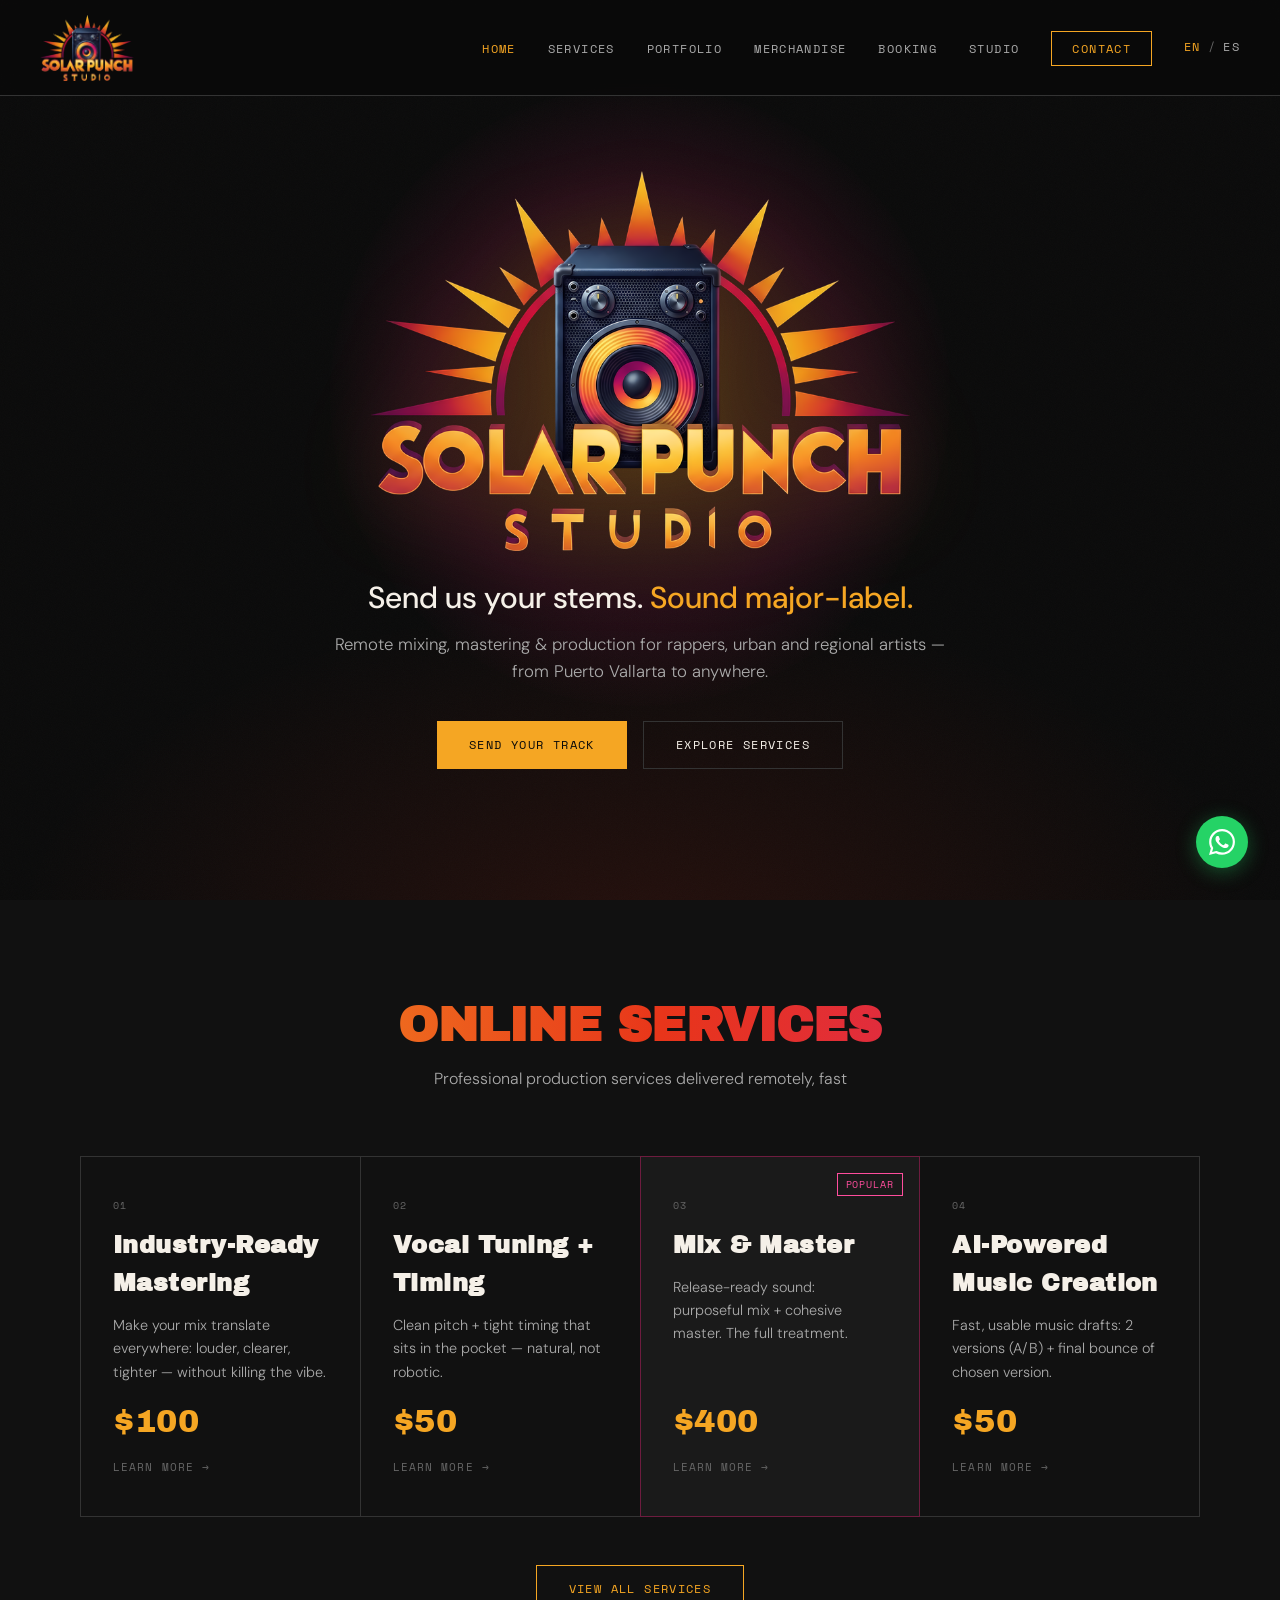
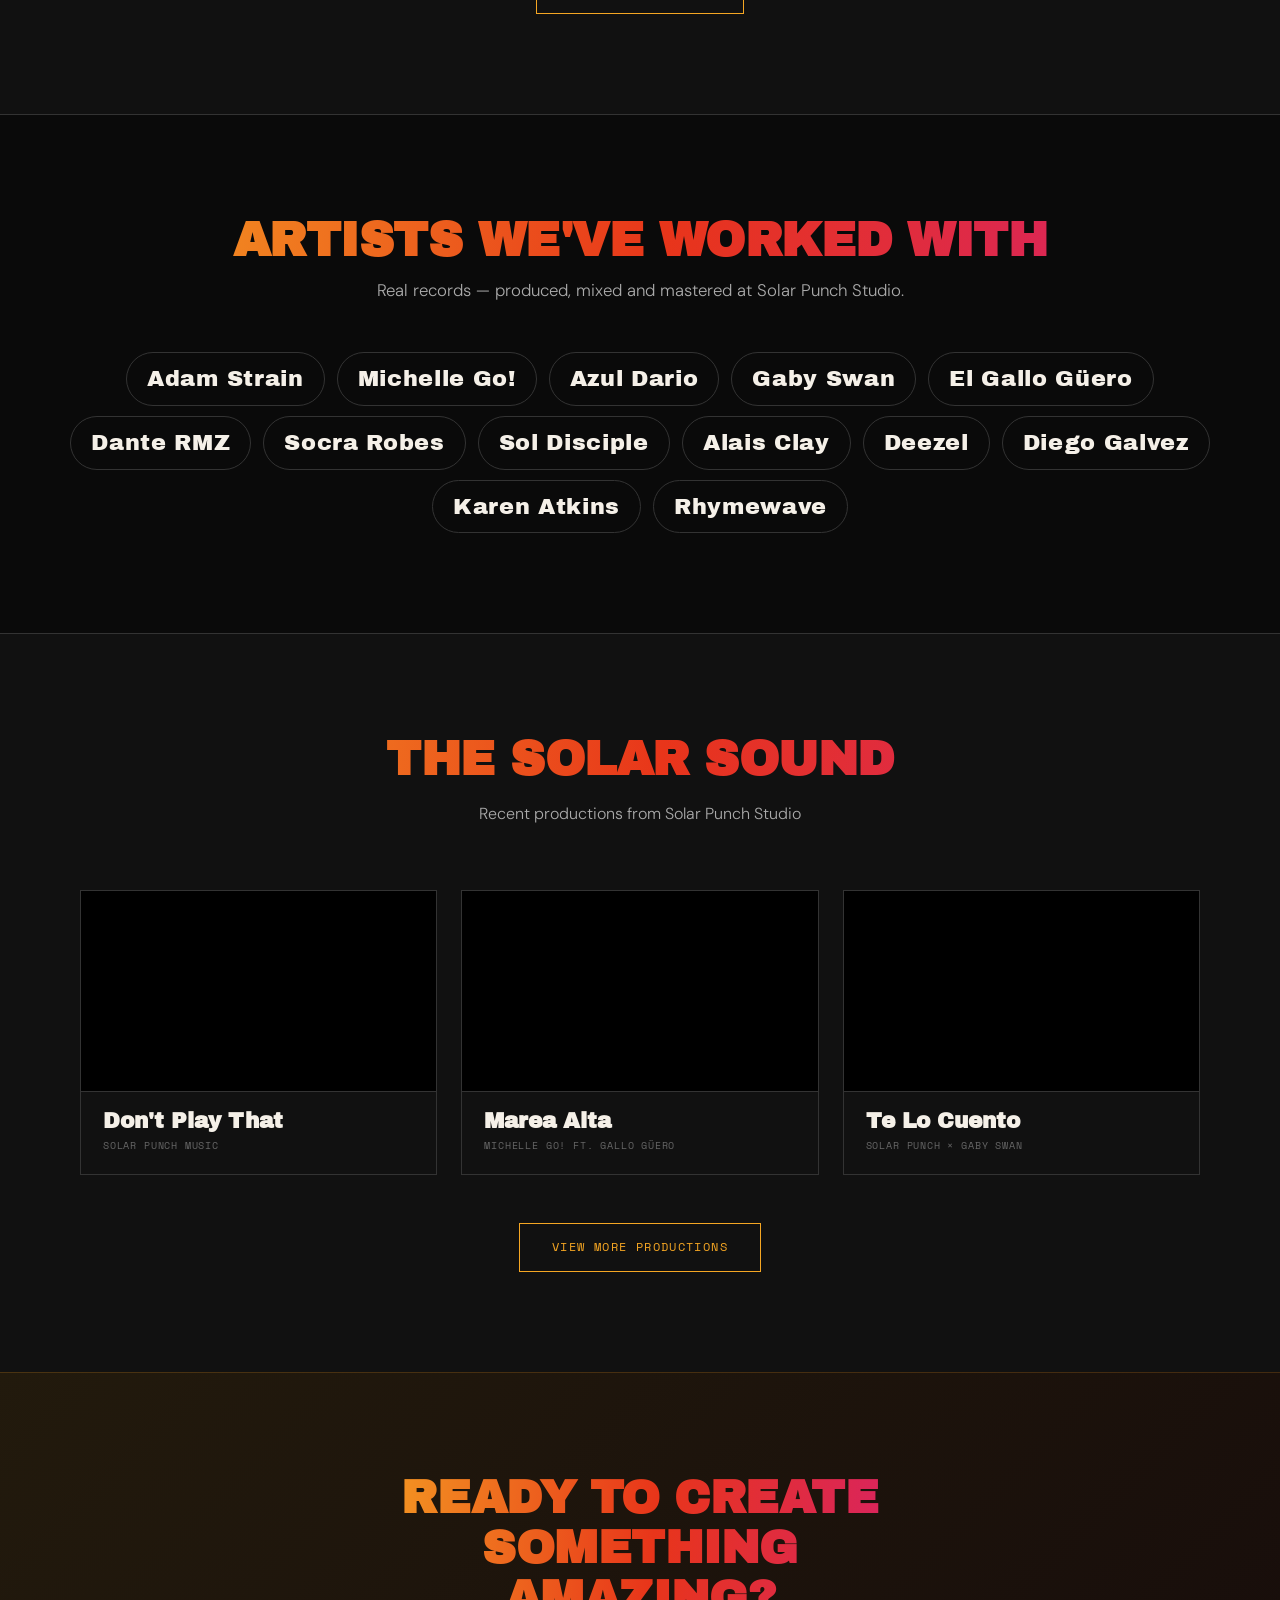
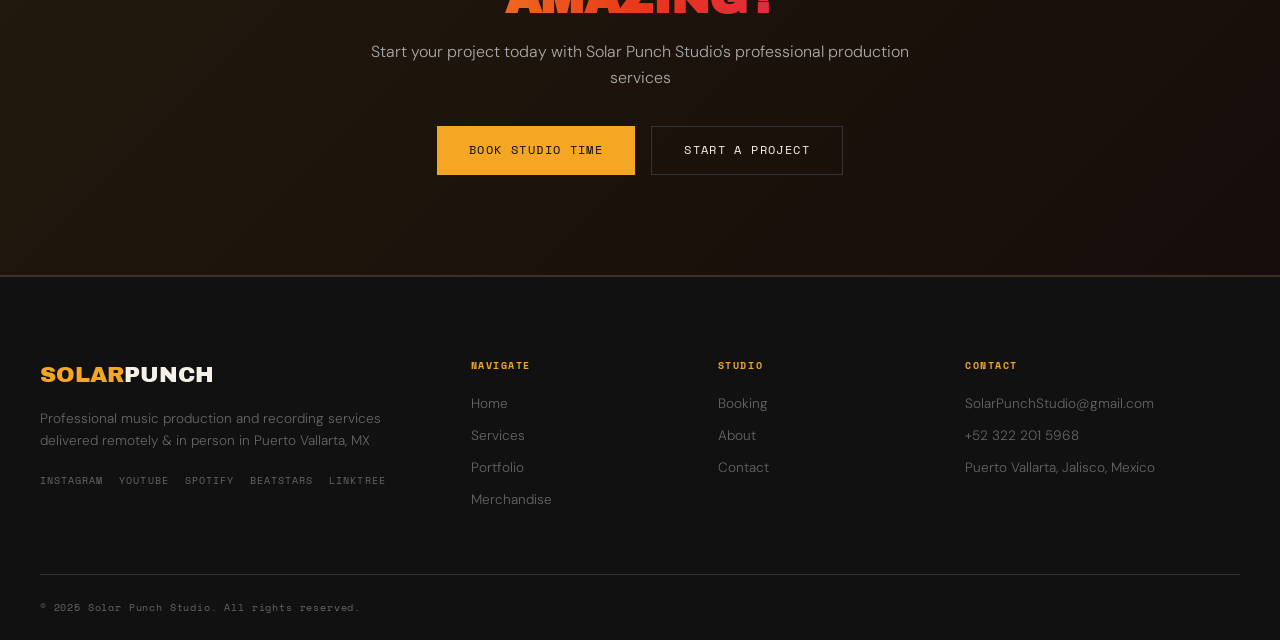
<file: files/index.html>
<!DOCTYPE html>
<html lang="en">
<head>
  <meta charset="UTF-8" />
  <meta name="viewport" content="width=device-width, initial-scale=1.0" />
  <link rel="canonical" href="https://solarpunchmusic.com/" />
  <link rel="alternate" hreflang="en" href="https://solarpunchmusic.com/" />
  <link rel="alternate" hreflang="es" href="https://solarpunchmusic.com/es/" />
  <link rel="alternate" hreflang="x-default" href="https://solarpunchmusic.com/" />
  <title>Mix &amp; Master for Rappers, Urban &amp; Regional Artists | Solar Punch</title>
  <meta name="description" content="Remote mixing, mastering and production for rappers, urban and regional artists. Send your stems and sound major-label — from Puerto Vallarta, worldwide." />
  <link rel="icon" href="favicon.ico?v=2" sizes="any" />
  <link rel="icon" type="image/png" sizes="32x32" href="favicon-32.png?v=2" />
  <link rel="icon" type="image/png" sizes="16x16" href="favicon-16.png?v=2" />
  <link rel="apple-touch-icon" href="apple-touch-icon.png?v=2" />
  <link rel="preconnect" href="https://fonts.googleapis.com" />
  <link rel="preconnect" href="https://fonts.gstatic.com" crossorigin />
  <link href="https://fonts.googleapis.com/css2?family=Archivo+Black&family=DM+Sans:ital,opsz,wght@0,9..40,300;0,9..40,400;0,9..40,500;1,9..40,300&family=Space+Mono:ital,wght@0,400;0,700;1,400&display=swap" rel="stylesheet" />
  <link rel="stylesheet" href="style.css?v=2" />
  <style>
    .sound-card {
      border: 1px solid var(--border);
      background: var(--off-black);
      overflow: hidden;
      display: flex; flex-direction: column;
      transition: border-color var(--transition), transform var(--transition);
    }
    .sound-card:hover { border-color: var(--sun); transform: translateY(-4px); }
    .sound-video { position: relative; width: 100%; padding-top: 56.25%; background: #000; border-bottom: 1px solid var(--border); }
    .sound-video iframe { position: absolute; inset: 0; width: 100%; height: 100%; border: 0; }
    .sound-info { padding: 18px 22px 20px; }
    .sound-info h4 { font-family: var(--font-display); font-size: 1.35rem; line-height: 1.05; margin-bottom: 5px; }
    .sound-info p { font-family: var(--font-mono); font-size: 0.64rem; letter-spacing: 0.08em; color: var(--muted); text-transform: uppercase; }
    .artist-strip {
      display: flex; flex-wrap: wrap; justify-content: center;
      gap: 10px 12px; margin-top: 48px;
    }
    .artist-strip span {
      font-family: var(--font-display);
      font-size: 1.4rem; letter-spacing: 0.03em;
      color: var(--white);
      padding: 8px 20px;
      border: 1px solid var(--border);
      border-radius: 100px;
      transition: border-color var(--transition), color var(--transition);
    }
    .artist-strip span:hover { border-color: var(--sun); color: var(--sun); }
  </style>
  <script type="application/ld+json">
{
  "@context": "https://schema.org",
  "@type": "LocalBusiness",
  "@id": "https://solarpunchmusic.com/#studio",
  "name": "Solar Punch Studio",
  "description": "Remote and in-person music production, recording, mixing and mastering for rappers, urban and regional artists. Based in Puerto Vallarta, working worldwide.",
  "url": "https://solarpunchmusic.com/",
  "logo": "https://solarpunchmusic.com/logo-full.png",
  "image": "https://solarpunchmusic.com/logo-full.png",
  "email": "SolarPunchStudio@gmail.com",
  "telephone": "+52 322 201 5968",
  "priceRange": "$$",
  "knowsLanguage": [
    "en",
    "es"
  ],
  "address": {
    "@type": "PostalAddress",
    "addressLocality": "Puerto Vallarta",
    "addressRegion": "Jalisco",
    "addressCountry": "MX"
  },
  "geo": {
    "@type": "GeoCoordinates",
    "latitude": 20.6534,
    "longitude": -105.2253
  },
  "areaServed": [
    "Puerto Vallarta",
    "Worldwide"
  ],
  "sameAs": [
    "https://instagram.com/solarpunchstudio",
    "https://www.youtube.com/@SolarPunch",
    "https://open.spotify.com/artist/36GVCYs6DT2NwsbfyFRiIb",
    "https://beatstars.com/SolarPunchStudio",
    "https://linktr.ee/SolarPunch"
  ]
}
  </script>
</head>
<body>

  <!-- NAV -->
  <nav class="nav" id="nav">
    <a href="index.html" class="nav-logo" aria-label="Solar Punch Studio — home">
      <img src="logo-full.png?v=2" alt="Solar Punch Studio" />
    </a>
    <button class="nav-toggle" id="navToggle" aria-label="Menu">
      <span></span><span></span><span></span>
    </button>
    <ul class="nav-links" id="navLinks">
      <li><a href="index.html" class="active">Home</a></li>
      <li><a href="services.html">Services</a></li>
      <li><a href="portfolio.html">Portfolio</a></li>
      <li><a href="https://www.supportthecreators.com" target="_blank" rel="noopener">Merchandise</a></li>
      <li><a href="booking.html">Booking</a></li>
      <li><a href="about.html">Studio</a></li>
      <li><a href="contact.html" class="nav-cta">Contact</a></li>
      <li class="nav-lang"><span class="lang-on">EN</span><span class="lang-sep">/</span><a href="es/index.html">ES</a></li>
    </ul>
  </nav>

  <!-- HERO -->
  <section class="hero">
    <div class="hero-bg">
      <div class="hero-glow"></div>
      <div class="grain"></div>
    </div>
    <div class="hero-content">
      <h1 class="hero-title hero-logo">
        <img src="logo-full.png?v=2" alt="Solar Punch Studio" width="540" height="380" />
      </h1>
      <p class="hero-tagline">Send us your stems. <b>Sound major-label.</b></p>
      <p class="hero-sub">Remote mixing, mastering &amp; production for rappers, urban and regional artists — from Puerto Vallarta to anywhere.</p>
      <div class="hero-actions">
        <a href="contact.html" class="btn btn-primary">Send Your Track</a>
        <a href="services.html" class="btn btn-ghost">Explore Services</a>
      </div>
    </div>
  </section>

  <!-- SERVICES PREVIEW -->
  <div class="band-soft">
  <section class="section services-preview">
    <div class="section-header">
      <h2 class="section-title">Online Services</h2>
      <p class="section-sub">Professional production services delivered remotely, fast</p>
    </div>
    <div class="services-grid">
      <div class="service-card">
        <div class="service-num">01</div>
        <h3>Industry-Ready Mastering</h3>
        <p>Make your mix translate everywhere: louder, clearer, tighter — without killing the vibe.</p>
        <div class="service-price">$100</div>
        <a href="services.html" class="service-link">Learn more →</a>
      </div>
      <div class="service-card">
        <div class="service-num">02</div>
        <h3>Vocal Tuning + Timing</h3>
        <p>Clean pitch + tight timing that sits in the pocket — natural, not robotic.</p>
        <div class="service-price">$50</div>
        <a href="services.html" class="service-link">Learn more →</a>
      </div>
      <div class="service-card featured">
        <div class="service-num">03</div>
        <h3>Mix &amp; Master</h3>
        <p>Release-ready sound: purposeful mix + cohesive master. The full treatment.</p>
        <div class="service-price">$400</div>
        <a href="services.html" class="service-link">Learn more →</a>
      </div>
      <div class="service-card">
        <div class="service-num">04</div>
        <h3>AI-Powered Music Creation</h3>
        <p>Fast, usable music drafts: 2 versions (A/B) + final bounce of chosen version.</p>
        <div class="service-price">$50</div>
        <a href="services.html" class="service-link">Learn more →</a>
      </div>
    </div>
    <div class="section-cta">
      <a href="services.html" class="btn btn-outline">View All Services</a>
    </div>
  </section>
  </div>

  <!-- TRUSTED BY -->
  <section class="trusted">
    <div class="trusted-inner">
      <h2 class="section-title">Artists We've Worked With</h2>
      <p class="trusted-lead">Real records — produced, mixed and mastered at Solar Punch Studio.</p>
      <div class="artist-strip">
        <span>Adam Strain</span>
        <span>Michelle Go!</span>
        <span>Azul Dario</span>
        <span>Gaby Swan</span>
        <span>El Gallo Güero</span>
        <span>Dante RMZ</span>
        <span>Socra Robes</span>
        <span>Sol Disciple</span>
        <span>Alais Clay</span>
        <span>Deezel</span>
        <span>Diego Galvez</span>
        <span>Karen Atkins</span>
        <span>Rhymewave</span>
      </div>
    </div>
  </section>

  <!-- PORTFOLIO PREVIEW -->
  <div class="band-soft">
  <section class="section portfolio-preview">
    <div class="section-header">
      <h2 class="section-title">The Solar Sound</h2>
      <p class="section-sub">Recent productions from Solar Punch Studio</p>
    </div>
    <div class="portfolio-grid">
      <div class="sound-card">
        <div class="sound-video">
          <iframe src="https://www.youtube-nocookie.com/embed/-35cdhYy2c4" title="Don't Play That — Solar Punch Music" loading="lazy" allow="accelerometer; autoplay; clipboard-write; encrypted-media; gyroscope; picture-in-picture" allowfullscreen></iframe>
        </div>
        <div class="sound-info">
          <h4>Don't Play That</h4>
          <p>Solar Punch Music</p>
        </div>
      </div>
      <div class="sound-card">
        <div class="sound-video">
          <iframe src="https://www.youtube-nocookie.com/embed/tIAr6CQcJ4I" title="Marea Alta — Michelle Go! Ft. Gallo Güero" loading="lazy" allow="accelerometer; autoplay; clipboard-write; encrypted-media; gyroscope; picture-in-picture" allowfullscreen></iframe>
        </div>
        <div class="sound-info">
          <h4>Marea Alta</h4>
          <p>Michelle Go! Ft. Gallo Güero</p>
        </div>
      </div>
      <div class="sound-card">
        <div class="sound-video">
          <iframe src="https://www.youtube-nocookie.com/embed/Os_IXyhK_pM" title="Te Lo Cuento — Solar Punch x Gaby Swan x Azul Dario x El Gallo Güero" loading="lazy" allow="accelerometer; autoplay; clipboard-write; encrypted-media; gyroscope; picture-in-picture" allowfullscreen></iframe>
        </div>
        <div class="sound-info">
          <h4>Te Lo Cuento</h4>
          <p>Solar Punch × Gaby Swan</p>
        </div>
      </div>
    </div>
    <div class="section-cta">
      <a href="portfolio.html" class="btn btn-outline">View More Productions</a>
    </div>
  </section>
  </div>

  <!-- CTA BANNER -->
  <section class="cta-banner">
    <div class="cta-banner-inner">
      <h2>Ready to Create Something Amazing?</h2>
      <p>Start your project today with Solar Punch Studio's professional production services</p>
      <div class="cta-actions">
        <a href="booking.html" class="btn btn-primary">Book Studio Time</a>
        <a href="contact.html" class="btn btn-ghost">Start a Project</a>
      </div>
    </div>
  </section>

  <!-- FOOTER -->
  <footer class="footer">
    <div class="footer-inner">
      <div class="footer-brand">
        <span class="logo-solar">SOLAR</span><span class="logo-punch">PUNCH</span>
        <p>Professional music production and recording services delivered remotely &amp; in person in Puerto Vallarta, MX</p>
        <div class="footer-social">
          <a href="https://instagram.com/solarpunchstudio" target="_blank" rel="noopener">Instagram</a>
          <a href="https://www.youtube.com/@SolarPunch" target="_blank" rel="noopener">YouTube</a>
          <a href="https://open.spotify.com/artist/36GVCYs6DT2NwsbfyFRiIb" target="_blank" rel="noopener">Spotify</a>
          <a href="https://beatstars.com/SolarPunchStudio" target="_blank" rel="noopener">BeatStars</a>
          <a href="https://linktr.ee/SolarPunch" target="_blank" rel="noopener">Linktree</a>
        </div>
      </div>
      <div class="footer-col">
        <h5>Navigate</h5>
        <ul>
          <li><a href="index.html">Home</a></li>
          <li><a href="services.html">Services</a></li>
          <li><a href="portfolio.html">Portfolio</a></li>
          <li><a href="https://www.supportthecreators.com" target="_blank" rel="noopener">Merchandise</a></li>
        </ul>
      </div>
      <div class="footer-col">
        <h5>Studio</h5>
        <ul>
          <li><a href="booking.html">Booking</a></li>
          <li><a href="about.html">About</a></li>
          <li><a href="contact.html">Contact</a></li>
        </ul>
      </div>
      <div class="footer-col">
        <h5>Contact</h5>
        <ul>
          <li><a href="mailto:SolarPunchStudio@gmail.com">SolarPunchStudio@gmail.com</a></li>
          <li><a href="https://wa.me/523222015968" target="_blank" rel="noopener">+52 322 201 5968</a></li>
          <li>Puerto Vallarta, Jalisco, Mexico</li>
        </ul>
      </div>
    </div>
    <div class="footer-bottom">
      <p>© 2025 Solar Punch Studio. All rights reserved.</p>
    </div>
  </footer>

  <!-- WHATSAPP FLOAT -->
  <a href="https://wa.me/523222015968?text=Hi%20Solar%20Punch%20Studio%2C%20I%27m%20interested%20in%20your%20services" class="wa-float" target="_blank" rel="noopener" aria-label="WhatsApp">
    <svg viewBox="0 0 24 24" fill="currentColor"><path d="M17.472 14.382c-.297-.149-1.758-.867-2.03-.967-.273-.099-.471-.148-.67.15-.197.297-.767.966-.94 1.164-.173.199-.347.223-.644.075-.297-.15-1.255-.463-2.39-1.475-.883-.788-1.48-1.761-1.653-2.059-.173-.297-.018-.458.13-.606.134-.133.298-.347.446-.52.149-.174.198-.298.298-.497.099-.198.05-.371-.025-.52-.075-.149-.669-1.612-.916-2.207-.242-.579-.487-.5-.669-.51-.173-.008-.371-.01-.57-.01-.198 0-.52.074-.792.372-.272.297-1.04 1.016-1.04 2.479 0 1.462 1.065 2.875 1.213 3.074.149.198 2.096 3.2 5.077 4.487.709.306 1.262.489 1.694.625.712.227 1.36.195 1.871.118.571-.085 1.758-.719 2.006-1.413.248-.694.248-1.289.173-1.413-.074-.124-.272-.198-.57-.347m-5.421 7.403h-.004a9.87 9.87 0 01-5.031-1.378l-.361-.214-3.741.982.998-3.648-.235-.374a9.86 9.86 0 01-1.51-5.26c.001-5.45 4.436-9.884 9.888-9.884 2.64 0 5.122 1.03 6.988 2.898a9.825 9.825 0 012.893 6.994c-.003 5.45-4.437 9.884-9.885 9.884m8.413-18.297A11.815 11.815 0 0012.05 0C5.495 0 .16 5.335.157 11.892c0 2.096.547 4.142 1.588 5.945L.057 24l6.305-1.654a11.882 11.882 0 005.683 1.448h.005c6.554 0 11.89-5.335 11.893-11.893a11.821 11.821 0 00-3.48-8.413z"/></svg>
  </a>

  <script src="main.js?v=2"></script>
</body>
</html>
</file>
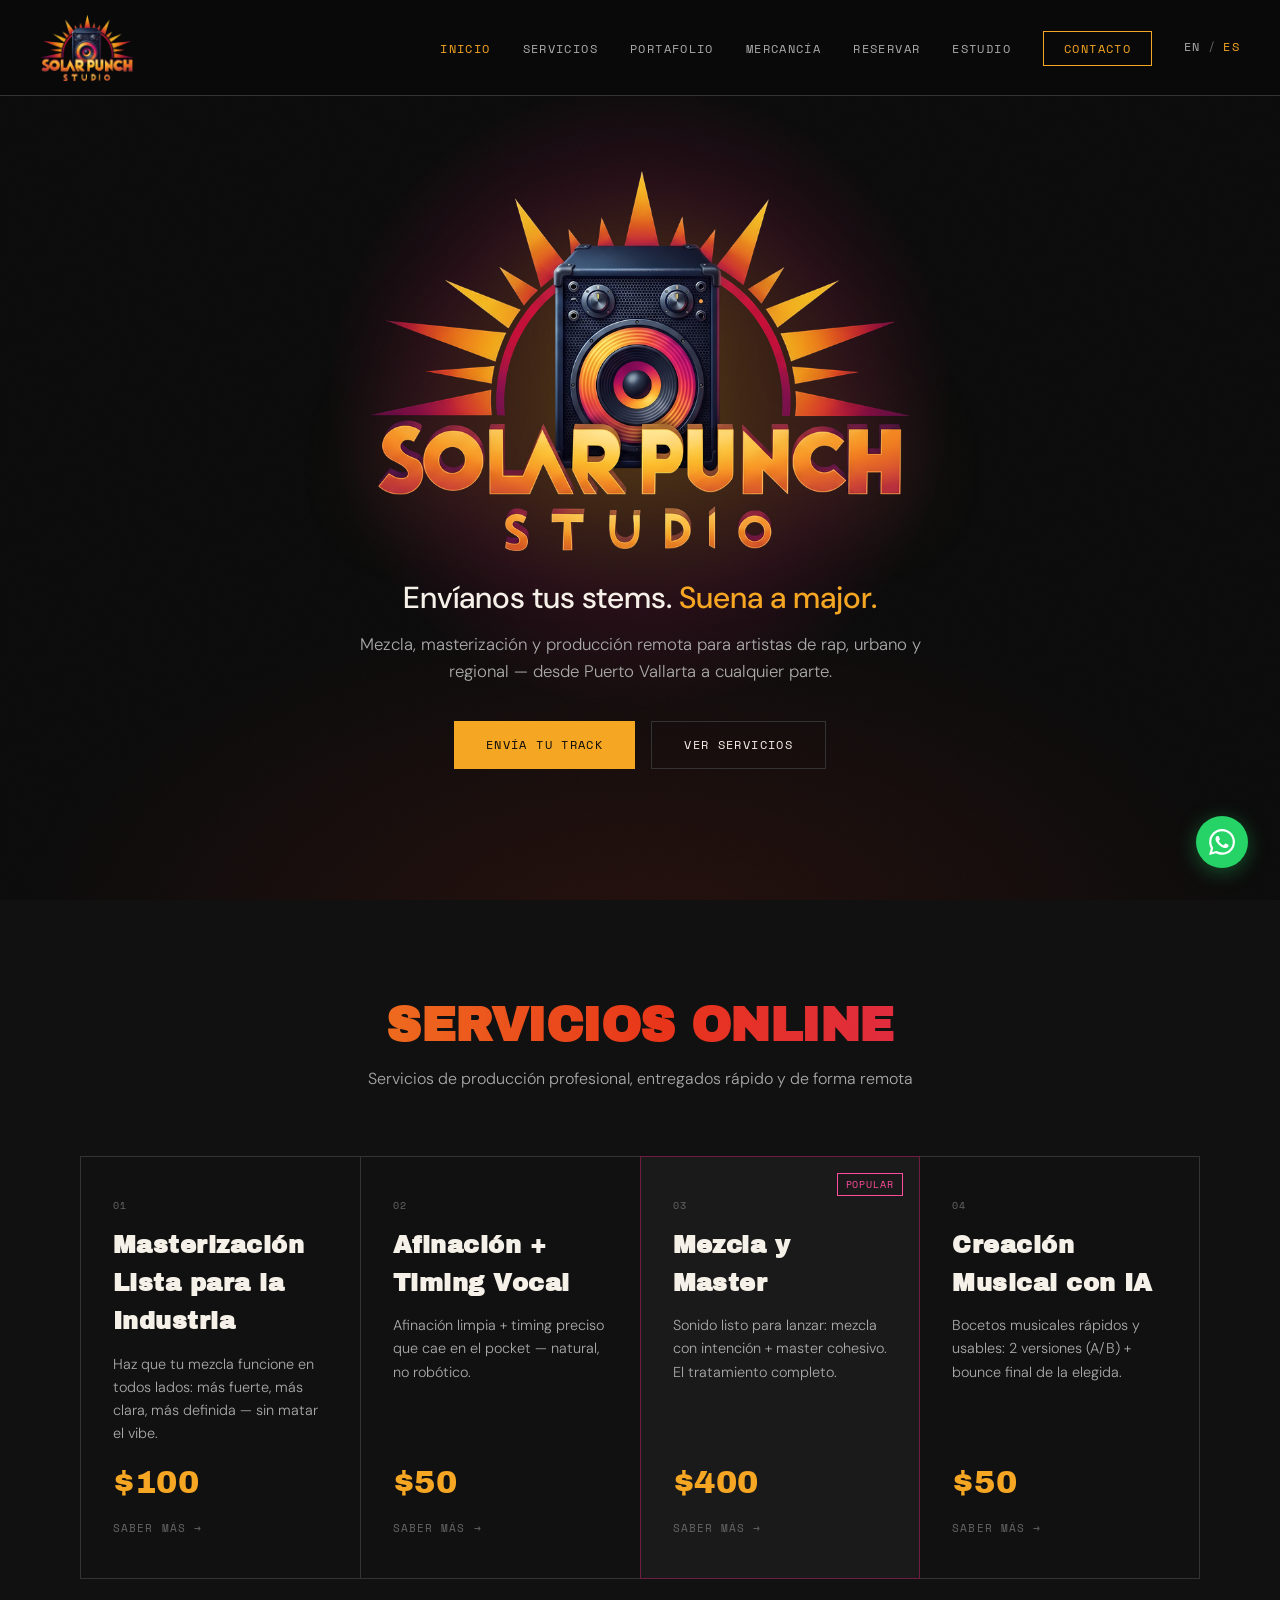
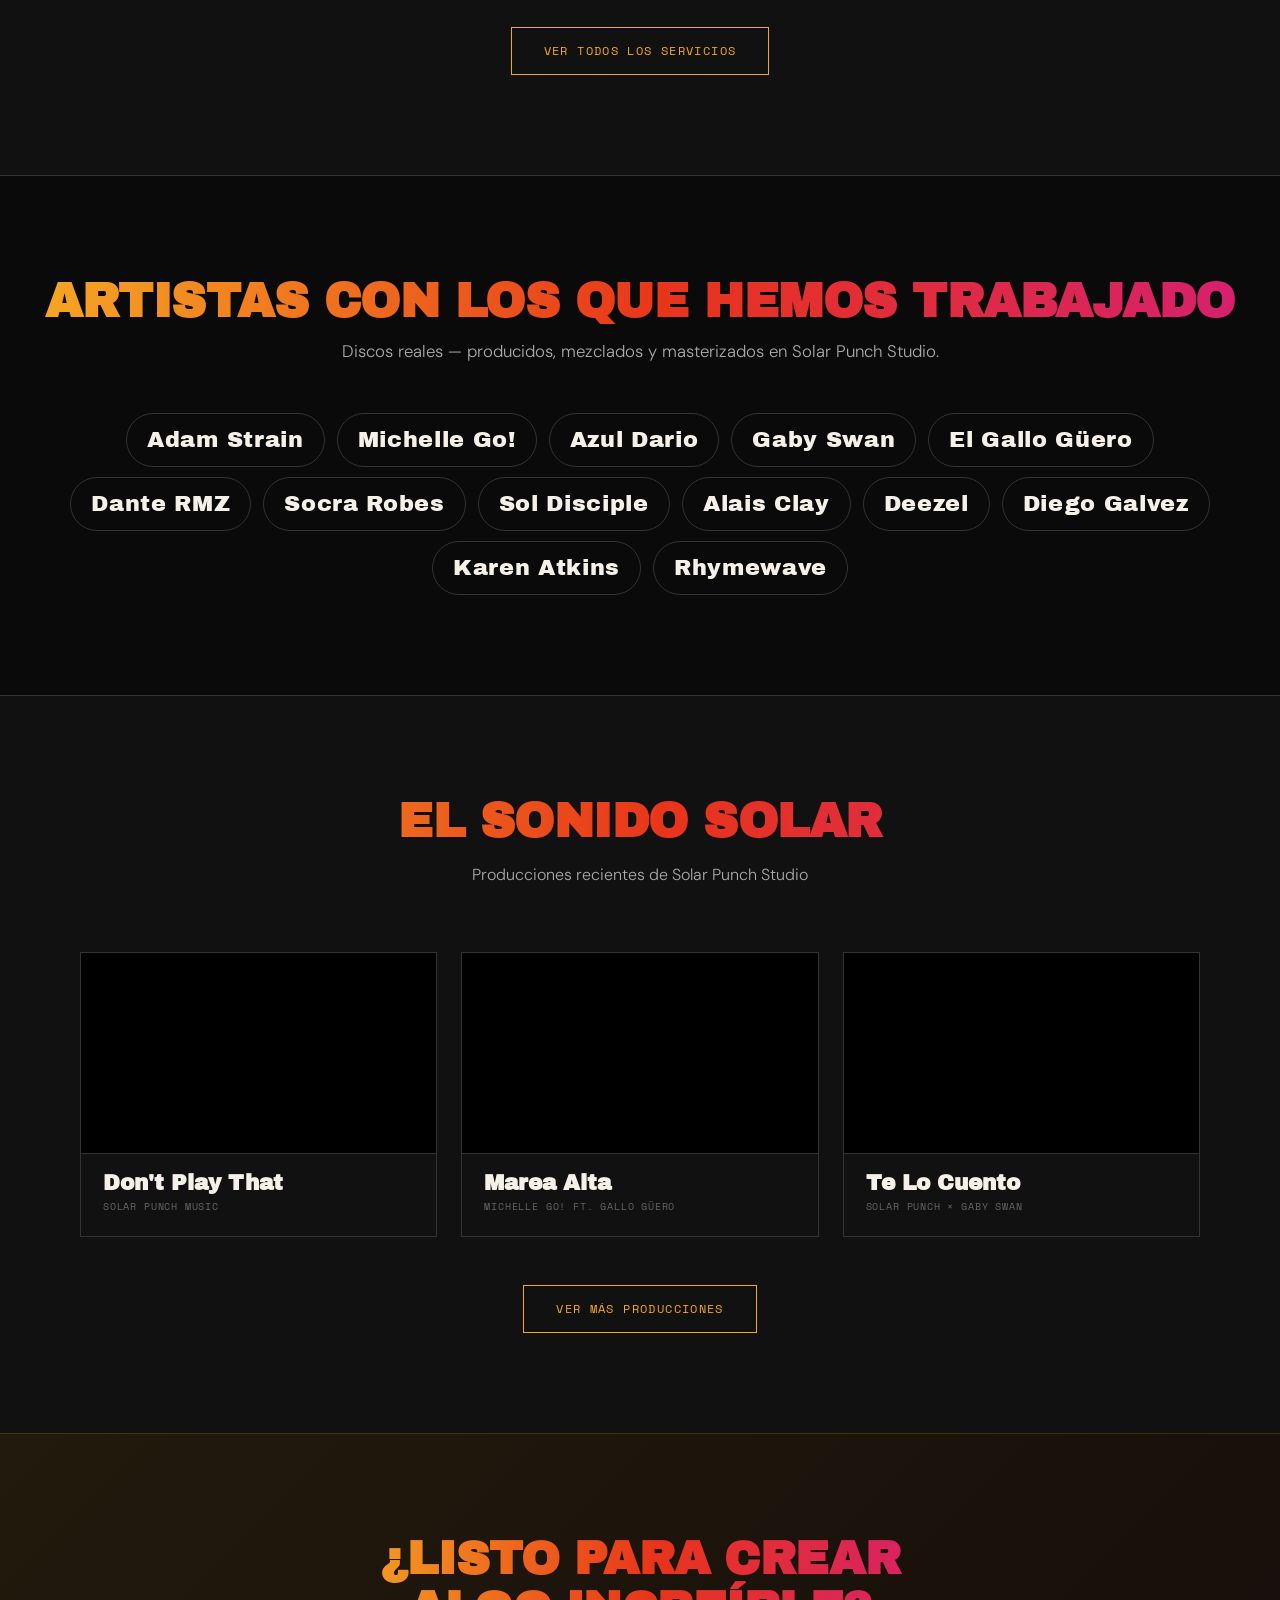
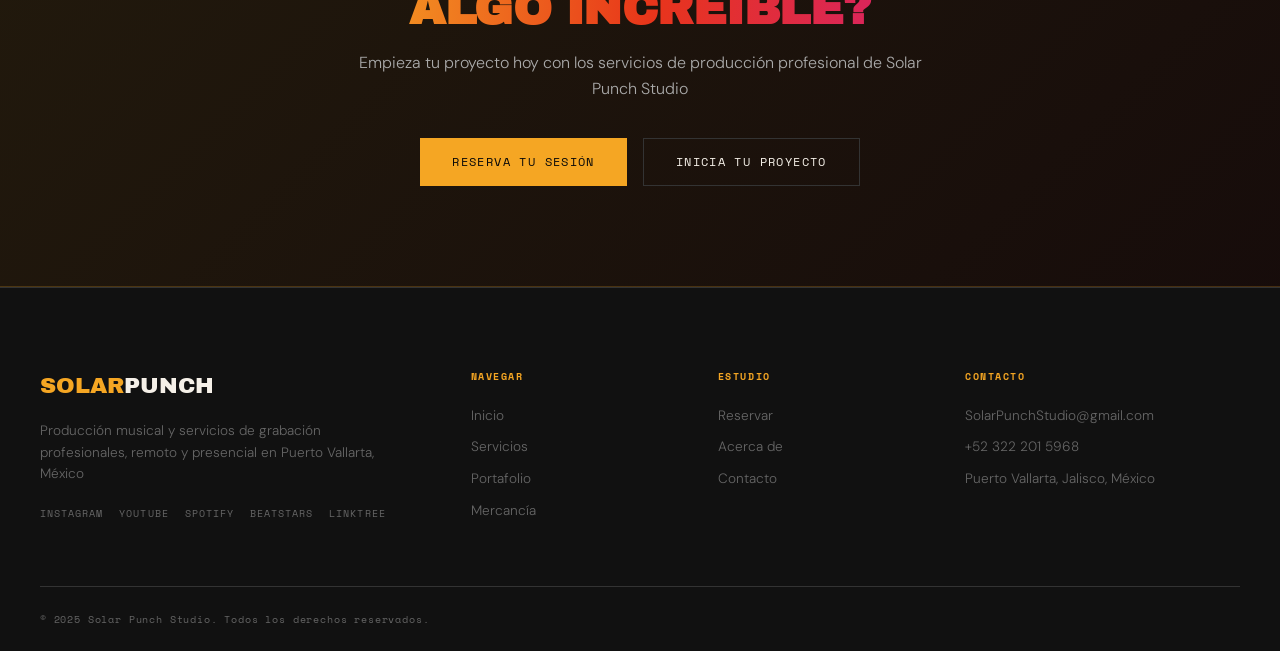
<file: files/es/index.html>
<!DOCTYPE html>
<html lang="es">
<head>
  <!-- SPANISH MIRROR — TODO: translate copy (currently English placeholder) -->
  <meta charset="UTF-8" />
  <meta name="viewport" content="width=device-width, initial-scale=1.0" />
  <link rel="canonical" href="https://solarpunchmusic.com/es/" />
  <link rel="alternate" hreflang="en" href="https://solarpunchmusic.com/" />
  <link rel="alternate" hreflang="es" href="https://solarpunchmusic.com/es/" />
  <link rel="alternate" hreflang="x-default" href="https://solarpunchmusic.com/" />
  <title>Estudio de Grabación en Puerto Vallarta | Mezcla y Master | Solar Punch</title>
  <meta name="description" content="Estudio de grabación en Puerto Vallarta. Mezcla, masterización y producción para artistas de rap, urbano y regional. Envía tus stems y suena a major — remoto y presencial." />
  <link rel="icon" href="../favicon.ico?v=2" sizes="any" />
  <link rel="icon" type="image/png" sizes="32x32" href="../favicon-32.png?v=2" />
  <link rel="icon" type="image/png" sizes="16x16" href="../favicon-16.png?v=2" />
  <link rel="apple-touch-icon" href="../apple-touch-icon.png?v=2" />
  <link rel="preconnect" href="https://fonts.googleapis.com" />
  <link rel="preconnect" href="https://fonts.gstatic.com" crossorigin />
  <link href="https://fonts.googleapis.com/css2?family=Archivo+Black&family=DM+Sans:ital,opsz,wght@0,9..40,300;0,9..40,400;0,9..40,500;1,9..40,300&family=Space+Mono:ital,wght@0,400;0,700;1,400&display=swap" rel="stylesheet" />
  <link rel="stylesheet" href="../style.css?v=2" />
  <style>
    .sound-card {
      border: 1px solid var(--border);
      background: var(--off-black);
      overflow: hidden;
      display: flex; flex-direction: column;
      transition: border-color var(--transition), transform var(--transition);
    }
    .sound-card:hover { border-color: var(--sun); transform: translateY(-4px); }
    .sound-video { position: relative; width: 100%; padding-top: 56.25%; background: #000; border-bottom: 1px solid var(--border); }
    .sound-video iframe { position: absolute; inset: 0; width: 100%; height: 100%; border: 0; }
    .sound-info { padding: 18px 22px 20px; }
    .sound-info h4 { font-family: var(--font-display); font-size: 1.35rem; line-height: 1.05; margin-bottom: 5px; }
    .sound-info p { font-family: var(--font-mono); font-size: 0.64rem; letter-spacing: 0.08em; color: var(--muted); text-transform: uppercase; }
    .artist-strip {
      display: flex; flex-wrap: wrap; justify-content: center;
      gap: 10px 12px; margin-top: 48px;
    }
    .artist-strip span {
      font-family: var(--font-display);
      font-size: 1.4rem; letter-spacing: 0.03em;
      color: var(--white);
      padding: 8px 20px;
      border: 1px solid var(--border);
      border-radius: 100px;
      transition: border-color var(--transition), color var(--transition);
    }
    .artist-strip span:hover { border-color: var(--sun); color: var(--sun); }
  </style>
  <script type="application/ld+json">
{
  "@context": "https://schema.org",
  "@type": "LocalBusiness",
  "@id": "https://solarpunchmusic.com/#studio",
  "name": "Solar Punch Studio",
  "description": "Remote and in-person music production, recording, mixing and mastering for rappers, urban and regional artists. Based in Puerto Vallarta, working worldwide.",
  "url": "https://solarpunchmusic.com/",
  "logo": "https://solarpunchmusic.com/logo-full.png",
  "image": "https://solarpunchmusic.com/logo-full.png",
  "email": "SolarPunchStudio@gmail.com",
  "telephone": "+52 322 201 5968",
  "priceRange": "$$",
  "knowsLanguage": [
    "en",
    "es"
  ],
  "address": {
    "@type": "PostalAddress",
    "addressLocality": "Puerto Vallarta",
    "addressRegion": "Jalisco",
    "addressCountry": "MX"
  },
  "geo": {
    "@type": "GeoCoordinates",
    "latitude": 20.6534,
    "longitude": -105.2253
  },
  "areaServed": [
    "Puerto Vallarta",
    "Worldwide"
  ],
  "sameAs": [
    "https://instagram.com/solarpunchstudio",
    "https://www.youtube.com/@SolarPunch",
    "https://open.spotify.com/artist/36GVCYs6DT2NwsbfyFRiIb",
    "https://beatstars.com/SolarPunchStudio",
    "https://linktr.ee/SolarPunch"
  ]
}
  </script>
</head>
<body>

  <!-- NAV -->
  <nav class="nav" id="nav">
    <a href="index.html" class="nav-logo" aria-label="Solar Punch Studio — home">
      <img src="../logo-full.png?v=2" alt="Solar Punch Studio" />
    </a>
    <button class="nav-toggle" id="navToggle" aria-label="Menu">
      <span></span><span></span><span></span>
    </button>
    <ul class="nav-links" id="navLinks">
      <li><a href="index.html" class="active">Inicio</a></li>
      <li><a href="services.html">Servicios</a></li>
      <li><a href="portfolio.html">Portafolio</a></li>
      <li><a href="https://www.supportthecreators.com" target="_blank" rel="noopener">Mercancía</a></li>
      <li><a href="booking.html">Reservar</a></li>
      <li><a href="about.html">Estudio</a></li>
      <li><a href="contact.html" class="nav-cta">Contacto</a></li>
      <li class="nav-lang"><a href="../index.html">EN</a><span class="lang-sep">/</span><span class="lang-on">ES</span></li>
    </ul>
  </nav>

  <!-- HERO -->
  <section class="hero">
    <div class="hero-bg">
      <div class="hero-glow"></div>
      <div class="grain"></div>
    </div>
    <div class="hero-content">
      <h1 class="hero-title hero-logo">
        <img src="../logo-full.png?v=2" alt="Solar Punch Studio" width="540" height="380" />
      </h1>
      <p class="hero-tagline">Envíanos tus stems. <b>Suena a major.</b></p>
      <p class="hero-sub">Mezcla, masterización y producción remota para artistas de rap, urbano y regional — desde Puerto Vallarta a cualquier parte.</p>
      <div class="hero-actions">
        <a href="contact.html" class="btn btn-primary">Envía tu Track</a>
        <a href="services.html" class="btn btn-ghost">Ver Servicios</a>
      </div>
    </div>
  </section>

  <!-- SERVICES PREVIEW -->
  <div class="band-soft">
  <section class="section services-preview">
    <div class="section-header">
      <h2 class="section-title">Servicios Online</h2>
      <p class="section-sub">Servicios de producción profesional, entregados rápido y de forma remota</p>
    </div>
    <div class="services-grid">
      <div class="service-card">
        <div class="service-num">01</div>
        <h3>Masterización Lista para la Industria</h3>
        <p>Haz que tu mezcla funcione en todos lados: más fuerte, más clara, más definida — sin matar el vibe.</p>
        <div class="service-price">$100</div>
        <a href="services.html" class="service-link">Saber más →</a>
      </div>
      <div class="service-card">
        <div class="service-num">02</div>
        <h3>Afinación + Timing Vocal</h3>
        <p>Afinación limpia + timing preciso que cae en el pocket — natural, no robótico.</p>
        <div class="service-price">$50</div>
        <a href="services.html" class="service-link">Saber más →</a>
      </div>
      <div class="service-card featured">
        <div class="service-num">03</div>
        <h3>Mezcla y Master</h3>
        <p>Sonido listo para lanzar: mezcla con intención + master cohesivo. El tratamiento completo.</p>
        <div class="service-price">$400</div>
        <a href="services.html" class="service-link">Saber más →</a>
      </div>
      <div class="service-card">
        <div class="service-num">04</div>
        <h3>Creación Musical con IA</h3>
        <p>Bocetos musicales rápidos y usables: 2 versiones (A/B) + bounce final de la elegida.</p>
        <div class="service-price">$50</div>
        <a href="services.html" class="service-link">Saber más →</a>
      </div>
    </div>
    <div class="section-cta">
      <a href="services.html" class="btn btn-outline">Ver Todos los Servicios</a>
    </div>
  </section>
  </div>

  <!-- TRUSTED BY -->
  <section class="trusted">
    <div class="trusted-inner">
      <h2 class="section-title">Artistas con los que Hemos Trabajado</h2>
      <p class="trusted-lead">Discos reales — producidos, mezclados y masterizados en Solar Punch Studio.</p>
      <div class="artist-strip">
        <span>Adam Strain</span>
        <span>Michelle Go!</span>
        <span>Azul Dario</span>
        <span>Gaby Swan</span>
        <span>El Gallo Güero</span>
        <span>Dante RMZ</span>
        <span>Socra Robes</span>
        <span>Sol Disciple</span>
        <span>Alais Clay</span>
        <span>Deezel</span>
        <span>Diego Galvez</span>
        <span>Karen Atkins</span>
        <span>Rhymewave</span>
      </div>
    </div>
  </section>

  <!-- PORTFOLIO PREVIEW -->
  <div class="band-soft">
  <section class="section portfolio-preview">
    <div class="section-header">
      <h2 class="section-title">El Sonido Solar</h2>
      <p class="section-sub">Producciones recientes de Solar Punch Studio</p>
    </div>
    <div class="portfolio-grid">
      <div class="sound-card">
        <div class="sound-video">
          <iframe src="https://www.youtube-nocookie.com/embed/-35cdhYy2c4" title="Don't Play That — Solar Punch Music" loading="lazy" allow="accelerometer; autoplay; clipboard-write; encrypted-media; gyroscope; picture-in-picture" allowfullscreen></iframe>
        </div>
        <div class="sound-info">
          <h4>Don't Play That</h4>
          <p>Solar Punch Music</p>
        </div>
      </div>
      <div class="sound-card">
        <div class="sound-video">
          <iframe src="https://www.youtube-nocookie.com/embed/tIAr6CQcJ4I" title="Marea Alta — Michelle Go! Ft. Gallo Güero" loading="lazy" allow="accelerometer; autoplay; clipboard-write; encrypted-media; gyroscope; picture-in-picture" allowfullscreen></iframe>
        </div>
        <div class="sound-info">
          <h4>Marea Alta</h4>
          <p>Michelle Go! Ft. Gallo Güero</p>
        </div>
      </div>
      <div class="sound-card">
        <div class="sound-video">
          <iframe src="https://www.youtube-nocookie.com/embed/Os_IXyhK_pM" title="Te Lo Cuento — Solar Punch x Gaby Swan x Azul Dario x El Gallo Güero" loading="lazy" allow="accelerometer; autoplay; clipboard-write; encrypted-media; gyroscope; picture-in-picture" allowfullscreen></iframe>
        </div>
        <div class="sound-info">
          <h4>Te Lo Cuento</h4>
          <p>Solar Punch × Gaby Swan</p>
        </div>
      </div>
    </div>
    <div class="section-cta">
      <a href="portfolio.html" class="btn btn-outline">Ver Más Producciones</a>
    </div>
  </section>
  </div>

  <!-- CTA BANNER -->
  <section class="cta-banner">
    <div class="cta-banner-inner">
      <h2>¿Listo para Crear Algo Increíble?</h2>
      <p>Empieza tu proyecto hoy con los servicios de producción profesional de Solar Punch Studio</p>
      <div class="cta-actions">
        <a href="booking.html" class="btn btn-primary">Reserva tu Sesión</a>
        <a href="contact.html" class="btn btn-ghost">Inicia tu Proyecto</a>
      </div>
    </div>
  </section>

  <!-- FOOTER -->
  <footer class="footer">
    <div class="footer-inner">
      <div class="footer-brand">
        <span class="logo-solar">SOLAR</span><span class="logo-punch">PUNCH</span>
        <p>Producción musical y servicios de grabación profesionales, remoto y presencial en Puerto Vallarta, México</p>
        <div class="footer-social">
          <a href="https://instagram.com/solarpunchstudio" target="_blank" rel="noopener">Instagram</a>
          <a href="https://www.youtube.com/@SolarPunch" target="_blank" rel="noopener">YouTube</a>
          <a href="https://open.spotify.com/artist/36GVCYs6DT2NwsbfyFRiIb" target="_blank" rel="noopener">Spotify</a>
          <a href="https://beatstars.com/SolarPunchStudio" target="_blank" rel="noopener">BeatStars</a>
          <a href="https://linktr.ee/SolarPunch" target="_blank" rel="noopener">Linktree</a>
        </div>
      </div>
      <div class="footer-col">
        <h5>Navegar</h5>
        <ul>
          <li><a href="index.html">Inicio</a></li>
          <li><a href="services.html">Servicios</a></li>
          <li><a href="portfolio.html">Portafolio</a></li>
          <li><a href="https://www.supportthecreators.com" target="_blank" rel="noopener">Mercancía</a></li>
        </ul>
      </div>
      <div class="footer-col">
        <h5>Estudio</h5>
        <ul>
          <li><a href="booking.html">Reservar</a></li>
          <li><a href="about.html">Acerca de</a></li>
          <li><a href="contact.html">Contacto</a></li>
        </ul>
      </div>
      <div class="footer-col">
        <h5>Contacto</h5>
        <ul>
          <li><a href="mailto:SolarPunchStudio@gmail.com">SolarPunchStudio@gmail.com</a></li>
          <li><a href="https://wa.me/523222015968" target="_blank" rel="noopener">+52 322 201 5968</a></li>
          <li>Puerto Vallarta, Jalisco, México</li>
        </ul>
      </div>
    </div>
    <div class="footer-bottom">
      <p>© 2025 Solar Punch Studio. Todos los derechos reservados.</p>
    </div>
  </footer>

  <!-- WHATSAPP FLOAT -->
  <a href="https://wa.me/523222015968?text=Hi%20Solar%20Punch%20Studio%2C%20I%27m%20interested%20in%20your%20services" class="wa-float" target="_blank" rel="noopener" aria-label="WhatsApp">
    <svg viewBox="0 0 24 24" fill="currentColor"><path d="M17.472 14.382c-.297-.149-1.758-.867-2.03-.967-.273-.099-.471-.148-.67.15-.197.297-.767.966-.94 1.164-.173.199-.347.223-.644.075-.297-.15-1.255-.463-2.39-1.475-.883-.788-1.48-1.761-1.653-2.059-.173-.297-.018-.458.13-.606.134-.133.298-.347.446-.52.149-.174.198-.298.298-.497.099-.198.05-.371-.025-.52-.075-.149-.669-1.612-.916-2.207-.242-.579-.487-.5-.669-.51-.173-.008-.371-.01-.57-.01-.198 0-.52.074-.792.372-.272.297-1.04 1.016-1.04 2.479 0 1.462 1.065 2.875 1.213 3.074.149.198 2.096 3.2 5.077 4.487.709.306 1.262.489 1.694.625.712.227 1.36.195 1.871.118.571-.085 1.758-.719 2.006-1.413.248-.694.248-1.289.173-1.413-.074-.124-.272-.198-.57-.347m-5.421 7.403h-.004a9.87 9.87 0 01-5.031-1.378l-.361-.214-3.741.982.998-3.648-.235-.374a9.86 9.86 0 01-1.51-5.26c.001-5.45 4.436-9.884 9.888-9.884 2.64 0 5.122 1.03 6.988 2.898a9.825 9.825 0 012.893 6.994c-.003 5.45-4.437 9.884-9.885 9.884m8.413-18.297A11.815 11.815 0 0012.05 0C5.495 0 .16 5.335.157 11.892c0 2.096.547 4.142 1.588 5.945L.057 24l6.305-1.654a11.882 11.882 0 005.683 1.448h.005c6.554 0 11.89-5.335 11.893-11.893a11.821 11.821 0 00-3.48-8.413z"/></svg>
  </a>

  <script src="../main.js?v=2"></script>
</body>
</html>
</file>
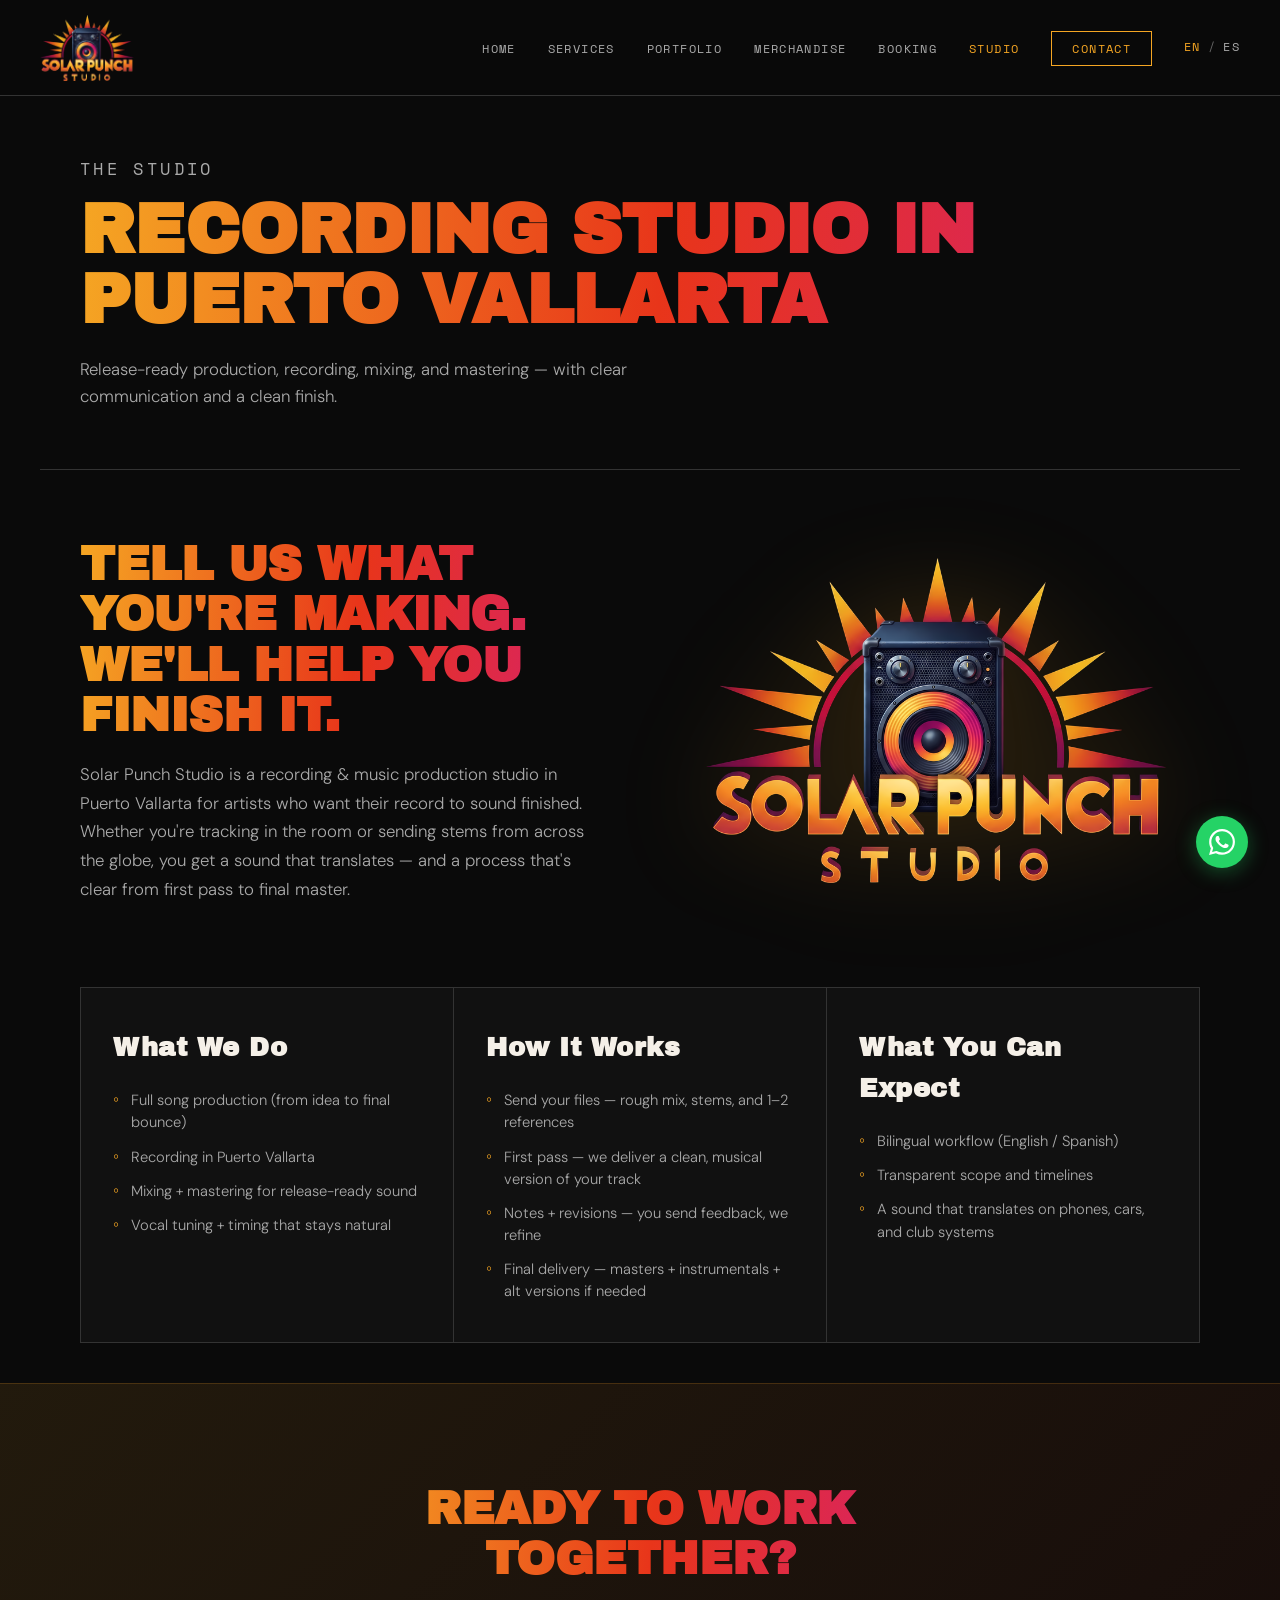
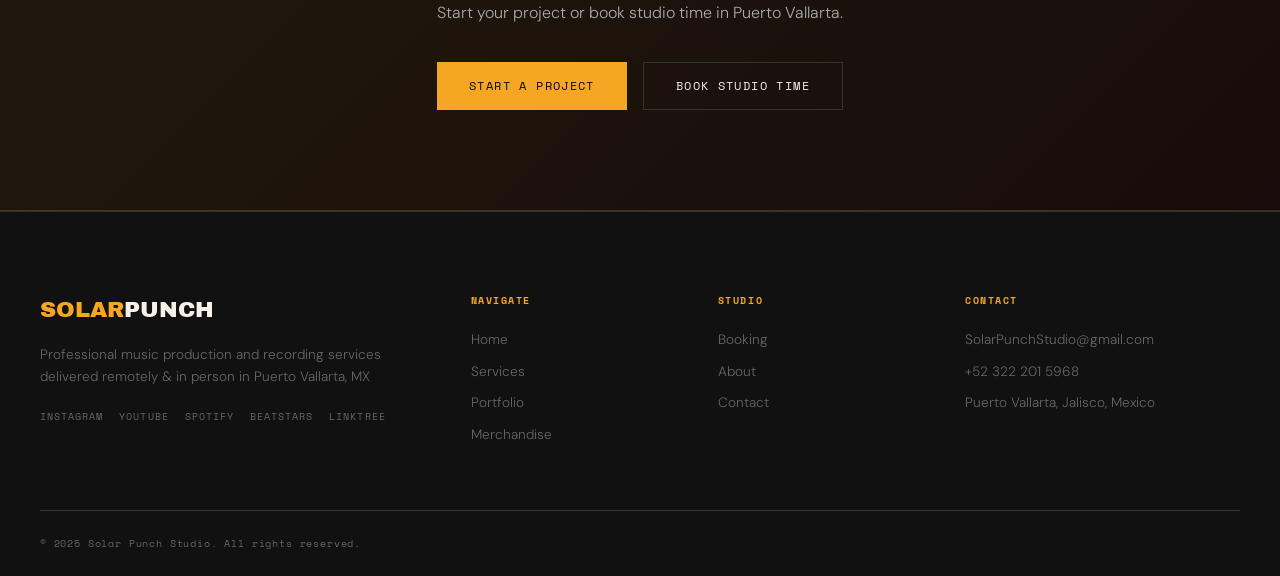
<file: files/about.html>
<!DOCTYPE html>
<html lang="en">
<head>
  <meta charset="UTF-8" />
  <meta name="viewport" content="width=device-width, initial-scale=1.0" />
  <link rel="canonical" href="https://solarpunchmusic.com/about" />
  <link rel="alternate" hreflang="en" href="https://solarpunchmusic.com/about" />
  <link rel="alternate" hreflang="es" href="https://solarpunchmusic.com/es/about" />
  <link rel="alternate" hreflang="x-default" href="https://solarpunchmusic.com/about" />
  <title>Recording Studio in Puerto Vallarta | Solar Punch Studio</title>
  <meta name="description" content="Recording studio in Puerto Vallarta — recording, mixing and mastering for rappers, urban and regional artists. Release-ready, remote or in person. Solar Punch Studio." />
  <link rel="icon" href="favicon.ico?v=2" sizes="any" />
  <link rel="icon" type="image/png" sizes="32x32" href="favicon-32.png?v=2" />
  <link rel="icon" type="image/png" sizes="16x16" href="favicon-16.png?v=2" />
  <link rel="apple-touch-icon" href="apple-touch-icon.png?v=2" />
  <link rel="preconnect" href="https://fonts.googleapis.com" />
  <link rel="preconnect" href="https://fonts.gstatic.com" crossorigin />
  <link href="https://fonts.googleapis.com/css2?family=Archivo+Black&family=DM+Sans:ital,opsz,wght@0,9..40,300;0,9..40,400;0,9..40,500;1,9..40,300&family=Space+Mono:ital,wght@0,400;0,700;1,400&display=swap" rel="stylesheet" />
  <link rel="stylesheet" href="style.css?v=2" />
  <style>
    .about-page { padding: 64px 40px 40px; max-width: var(--max-w); margin: 0 auto; }

    .about-intro {
      display: grid;
      grid-template-columns: 1fr 1fr;
      gap: 64px;
      align-items: center;
      margin-bottom: 80px;
    }
    .about-logo-wrap {
      display: flex; align-items: center; justify-content: center;
      padding: 24px;
    }
    .about-logo-wrap img {
      width: 100%; max-width: 460px;
      filter: drop-shadow(0 0 50px rgba(245,166,35,0.18));
    }
    .about-intro-text h2 {
      font-family: var(--font-display);
      font-size: clamp(2rem, 4vw, 3rem);
      line-height: 1.05;
      margin-bottom: 20px;
    }
    .about-intro-text p {
      color: var(--light); font-weight: 300; line-height: 1.7; font-size: 1.05rem;
    }

    .pillars {
      display: grid;
      grid-template-columns: repeat(auto-fit, minmax(280px, 1fr));
      gap: 1px;
      background: var(--border);
      border: 1px solid var(--border);
    }
    .pillar {
      background: var(--off-black);
      padding: 40px 32px;
      transition: background var(--transition);
    }
    .pillar:hover { background: var(--dark); }
    .pillar h3 {
      font-family: var(--font-display);
      font-size: 1.6rem;
      letter-spacing: 0.02em;
      margin-bottom: 20px;
      color: var(--white);
    }
    .pillar ul { display: flex; flex-direction: column; gap: 12px; }
    .pillar li {
      font-size: 0.92rem;
      color: var(--light);
      line-height: 1.5;
      display: flex; align-items: flex-start; gap: 12px;
    }
    .pillar li::before {
      content: '◦';
      color: var(--sun);
      font-size: 1.1rem;
      line-height: 1.2;
    }

    @media (max-width: 800px) {
      .about-page { padding: 48px 24px 24px; }
      .about-intro { grid-template-columns: 1fr; gap: 40px; margin-bottom: 56px; }
      .about-logo-wrap { order: -1; padding: 0; }
    }
  </style>
</head>
<body>

  <nav class="nav" id="nav">
    <a href="index.html" class="nav-logo" aria-label="Solar Punch Studio — home">
      <img src="logo-full.png?v=2" alt="Solar Punch Studio" />
    </a>
    <button class="nav-toggle" id="navToggle" aria-label="Menu">
      <span></span><span></span><span></span>
    </button>
    <ul class="nav-links" id="navLinks">
      <li><a href="index.html">Home</a></li>
      <li><a href="services.html">Services</a></li>
      <li><a href="portfolio.html">Portfolio</a></li>
      <li><a href="https://www.supportthecreators.com" target="_blank" rel="noopener">Merchandise</a></li>
      <li><a href="booking.html">Booking</a></li>
      <li><a href="about.html" class="active">Studio</a></li>
      <li><a href="contact.html" class="nav-cta">Contact</a></li>
      <li class="nav-lang"><span class="lang-on">EN</span><span class="lang-sep">/</span><a href="es/about.html">ES</a></li>
    </ul>
  </nav>

  <div class="page-hero">
    <p class="section-label">The Studio</p>
    <h1>Recording Studio in Puerto Vallarta</h1>
    <p>Release-ready production, recording, mixing, and mastering — with clear communication and a clean finish.</p>
  </div>

  <div class="about-page">

    <div class="about-intro">
      <div class="about-intro-text">
        <h2>Tell us what you're making.<br>We'll help you finish it.</h2>
        <p>Solar Punch Studio is a recording &amp; music production studio in Puerto Vallarta for artists who want their record to sound finished. Whether you're tracking in the room or sending stems from across the globe, you get a sound that translates — and a process that's clear from first pass to final master.</p>
      </div>
      <div class="about-logo-wrap">
        <img src="logo-full.png?v=2" alt="Solar Punch Studio logo" width="460" height="325" />
      </div>
    </div>

    <div class="pillars">
      <div class="pillar">
        <h3>What We Do</h3>
        <ul>
          <li>Full song production (from idea to final bounce)</li>
          <li>Recording in Puerto Vallarta</li>
          <li>Mixing + mastering for release-ready sound</li>
          <li>Vocal tuning + timing that stays natural</li>
        </ul>
      </div>
      <div class="pillar">
        <h3>How It Works</h3>
        <ul>
          <li>Send your files — rough mix, stems, and 1–2 references</li>
          <li>First pass — we deliver a clean, musical version of your track</li>
          <li>Notes + revisions — you send feedback, we refine</li>
          <li>Final delivery — masters + instrumentals + alt versions if needed</li>
        </ul>
      </div>
      <div class="pillar">
        <h3>What You Can Expect</h3>
        <ul>
          <li>Bilingual workflow (English / Spanish)</li>
          <li>Transparent scope and timelines</li>
          <li>A sound that translates on phones, cars, and club systems</li>
        </ul>
      </div>
    </div>

  </div>

  <section class="cta-banner">
    <div class="cta-banner-inner">
      <h2>Ready to Work Together?</h2>
      <p>Start your project or book studio time in Puerto Vallarta.</p>
      <div class="cta-actions">
        <a href="contact.html" class="btn btn-primary">Start a Project</a>
        <a href="booking.html" class="btn btn-ghost">Book Studio Time</a>
      </div>
    </div>
  </section>

  <footer class="footer">
    <div class="footer-inner">
      <div class="footer-brand">
        <span class="logo-solar">SOLAR</span><span class="logo-punch">PUNCH</span>
        <p>Professional music production and recording services delivered remotely &amp; in person in Puerto Vallarta, MX</p>
        <div class="footer-social">
          <a href="https://instagram.com/solarpunchstudio" target="_blank" rel="noopener">Instagram</a>
          <a href="https://www.youtube.com/@SolarPunch" target="_blank" rel="noopener">YouTube</a>
          <a href="https://open.spotify.com/artist/36GVCYs6DT2NwsbfyFRiIb" target="_blank" rel="noopener">Spotify</a>
          <a href="https://beatstars.com/SolarPunchStudio" target="_blank" rel="noopener">BeatStars</a>
          <a href="https://linktr.ee/SolarPunch" target="_blank" rel="noopener">Linktree</a>
        </div>
      </div>
      <div class="footer-col">
        <h5>Navigate</h5>
        <ul>
          <li><a href="index.html">Home</a></li>
          <li><a href="services.html">Services</a></li>
          <li><a href="portfolio.html">Portfolio</a></li>
          <li><a href="https://www.supportthecreators.com" target="_blank" rel="noopener">Merchandise</a></li>
        </ul>
      </div>
      <div class="footer-col">
        <h5>Studio</h5>
        <ul>
          <li><a href="booking.html">Booking</a></li>
          <li><a href="about.html">About</a></li>
          <li><a href="contact.html">Contact</a></li>
        </ul>
      </div>
      <div class="footer-col">
        <h5>Contact</h5>
        <ul>
          <li><a href="mailto:SolarPunchStudio@gmail.com">SolarPunchStudio@gmail.com</a></li>
          <li><a href="https://wa.me/523222015968" target="_blank" rel="noopener">+52 322 201 5968</a></li>
          <li>Puerto Vallarta, Jalisco, Mexico</li>
        </ul>
      </div>
    </div>
    <div class="footer-bottom">
      <p>© 2025 Solar Punch Studio. All rights reserved.</p>
    </div>
  </footer>

  <a href="https://wa.me/523222015968?text=Hi%20Solar%20Punch%20Studio%2C%20I%27m%20interested%20in%20your%20services" class="wa-float" target="_blank" rel="noopener" aria-label="WhatsApp">
    <svg viewBox="0 0 24 24" fill="currentColor"><path d="M17.472 14.382c-.297-.149-1.758-.867-2.03-.967-.273-.099-.471-.148-.67.15-.197.297-.767.966-.94 1.164-.173.199-.347.223-.644.075-.297-.15-1.255-.463-2.39-1.475-.883-.788-1.48-1.761-1.653-2.059-.173-.297-.018-.458.13-.606.134-.133.298-.347.446-.52.149-.174.198-.298.298-.497.099-.198.05-.371-.025-.52-.075-.149-.669-1.612-.916-2.207-.242-.579-.487-.5-.669-.51-.173-.008-.371-.01-.57-.01-.198 0-.52.074-.792.372-.272.297-1.04 1.016-1.04 2.479 0 1.462 1.065 2.875 1.213 3.074.149.198 2.096 3.2 5.077 4.487.709.306 1.262.489 1.694.625.712.227 1.36.195 1.871.118.571-.085 1.758-.719 2.006-1.413.248-.694.248-1.289.173-1.413-.074-.124-.272-.198-.57-.347m-5.421 7.403h-.004a9.87 9.87 0 01-5.031-1.378l-.361-.214-3.741.982.998-3.648-.235-.374a9.86 9.86 0 01-1.51-5.26c.001-5.45 4.436-9.884 9.888-9.884 2.64 0 5.122 1.03 6.988 2.898a9.825 9.825 0 012.893 6.994c-.003 5.45-4.437 9.884-9.885 9.884m8.413-18.297A11.815 11.815 0 0012.05 0C5.495 0 .16 5.335.157 11.892c0 2.096.547 4.142 1.588 5.945L.057 24l6.305-1.654a11.882 11.882 0 005.683 1.448h.005c6.554 0 11.89-5.335 11.893-11.893a11.821 11.821 0 00-3.48-8.413z"/></svg>
  </a>

  <script src="main.js?v=2"></script>
</body>
</html>
</file>
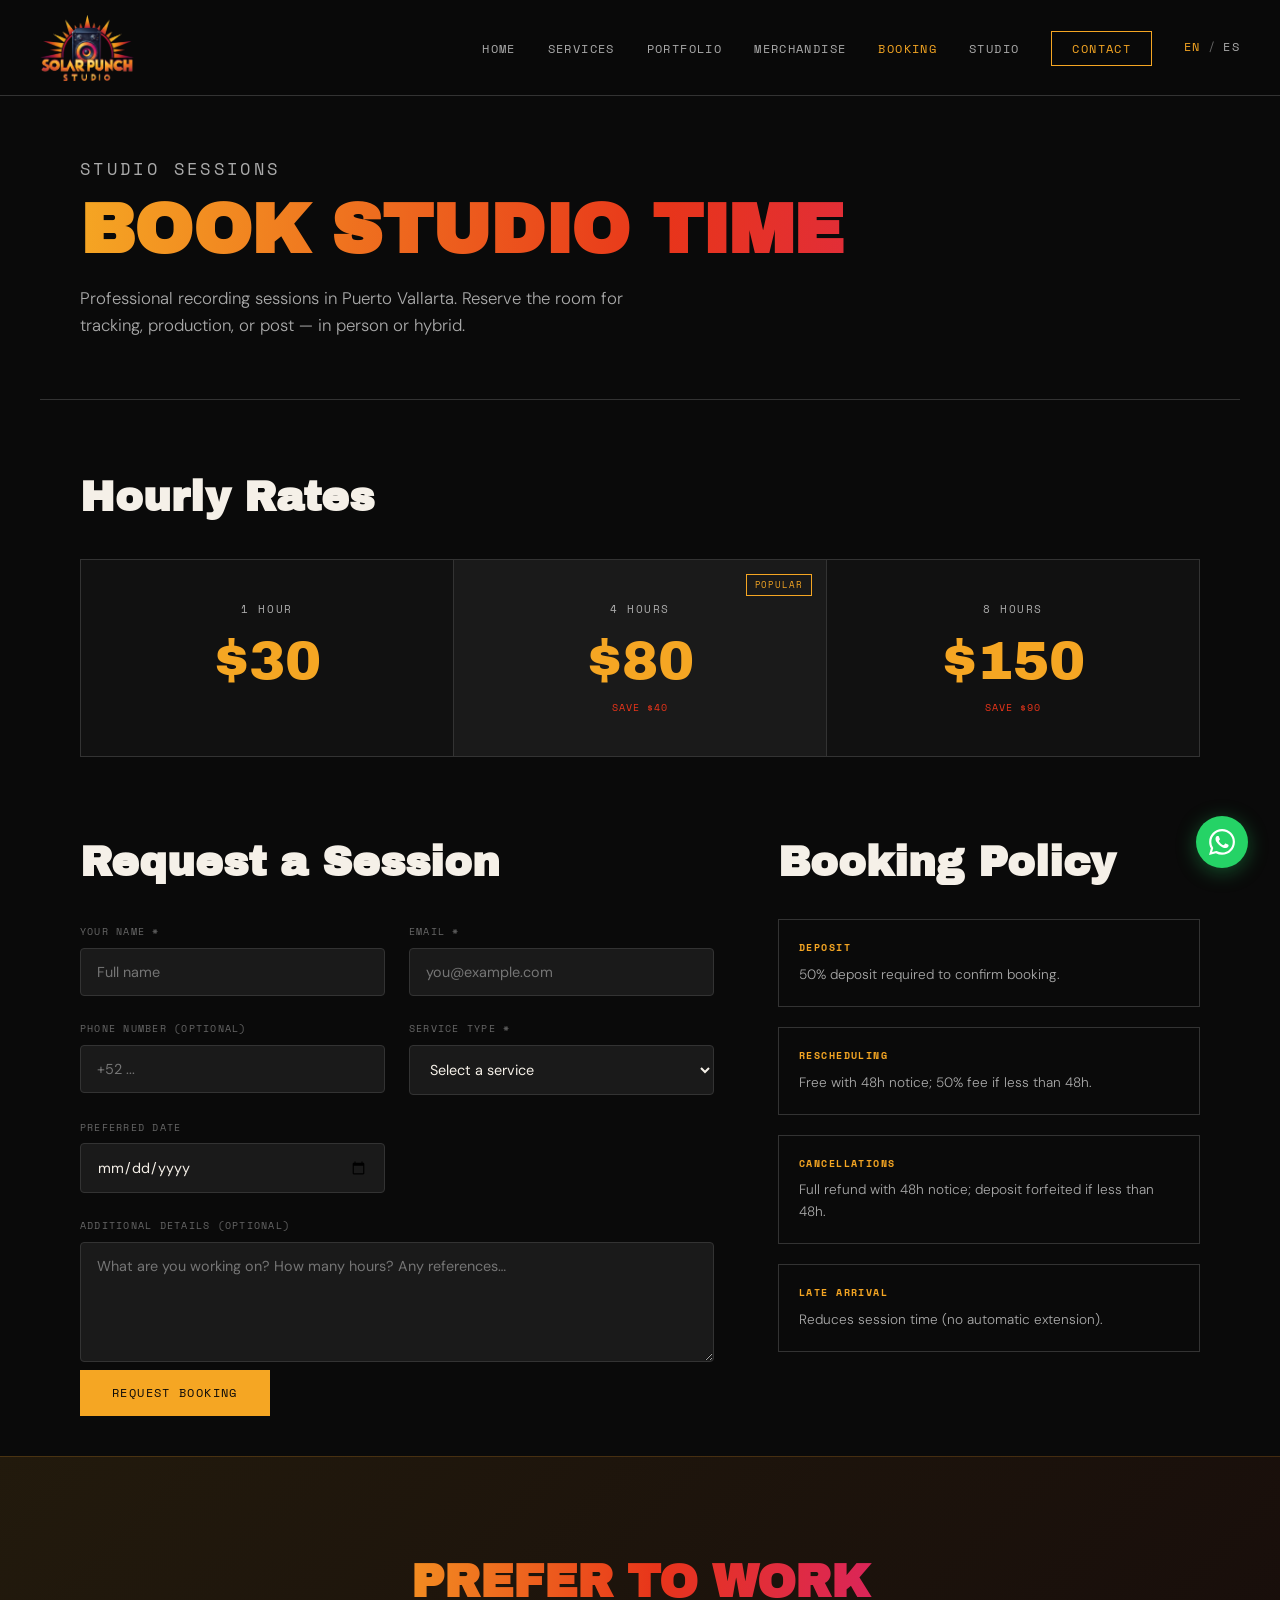
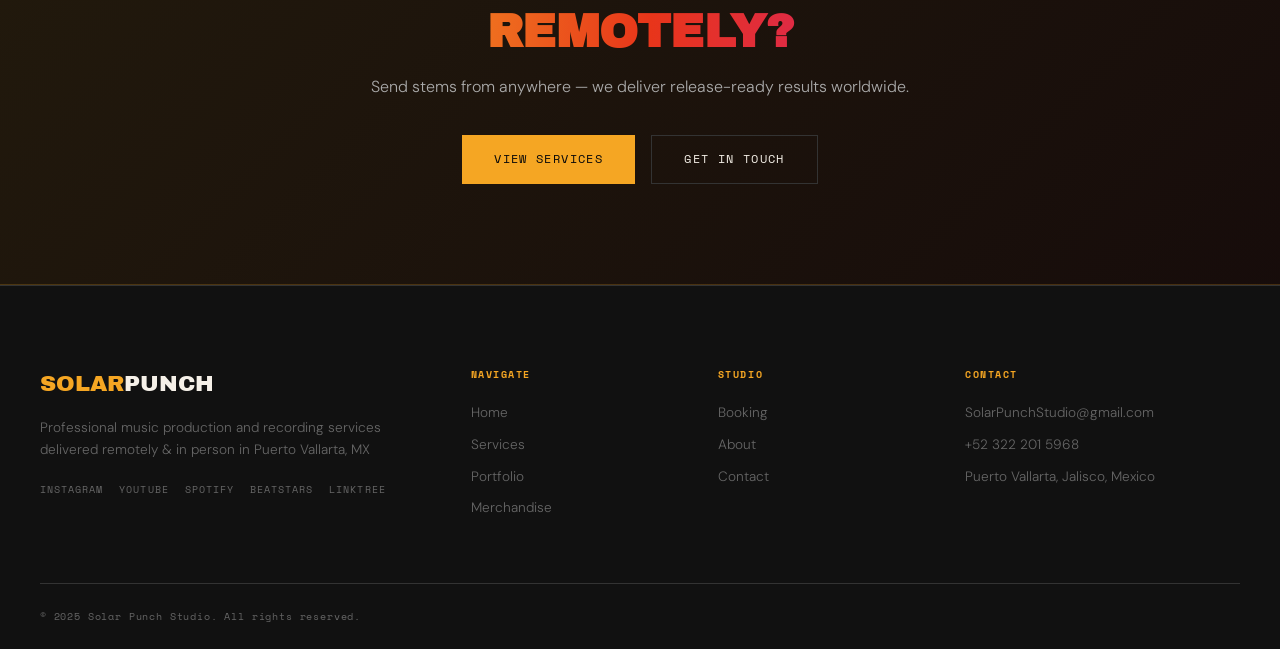
<file: files/booking.html>
<!DOCTYPE html>
<html lang="en">
<head>
  <meta charset="UTF-8" />
  <meta name="viewport" content="width=device-width, initial-scale=1.0" />
  <link rel="canonical" href="https://solarpunchmusic.com/booking" />
  <link rel="alternate" hreflang="en" href="https://solarpunchmusic.com/booking" />
  <link rel="alternate" hreflang="es" href="https://solarpunchmusic.com/es/booking" />
  <link rel="alternate" hreflang="x-default" href="https://solarpunchmusic.com/booking" />
  <title>Booking — Solar Punch Studio</title>
  <meta name="description" content="Book professional recording sessions at Solar Punch Studio in Puerto Vallarta. Hourly studio time, production and post-production sessions." />
  <link rel="icon" href="favicon.ico?v=2" sizes="any" />
  <link rel="icon" type="image/png" sizes="32x32" href="favicon-32.png?v=2" />
  <link rel="icon" type="image/png" sizes="16x16" href="favicon-16.png?v=2" />
  <link rel="apple-touch-icon" href="apple-touch-icon.png?v=2" />
  <link rel="preconnect" href="https://fonts.googleapis.com" />
  <link rel="preconnect" href="https://fonts.gstatic.com" crossorigin />
  <link href="https://fonts.googleapis.com/css2?family=Archivo+Black&family=DM+Sans:ital,opsz,wght@0,9..40,300;0,9..40,400;0,9..40,500;1,9..40,300&family=Space+Mono:ital,wght@0,400;0,700;1,400&display=swap" rel="stylesheet" />
  <link rel="stylesheet" href="style.css?v=2" />
  <style>
    .booking-page { padding: 64px 40px 40px; max-width: var(--max-w); margin: 0 auto; }
    .booking-block-title {
      font-family: var(--font-display);
      font-size: clamp(1.8rem, 4vw, 2.6rem);
      margin-bottom: 28px;
    }

    /* Rate cards */
    .rate-grid {
      display: grid;
      grid-template-columns: repeat(auto-fit, minmax(220px, 1fr));
      gap: 1px;
      background: var(--border);
      border: 1px solid var(--border);
      margin-bottom: 72px;
    }
    .rate-card {
      background: var(--off-black);
      padding: 40px 32px;
      text-align: center;
      position: relative;
      transition: background var(--transition);
    }
    .rate-card:hover { background: var(--dark); }
    .rate-card.featured { background: var(--dark); }
    .rate-card.featured::before {
      content: 'Popular';
      position: absolute; top: 14px; right: 14px;
      font-family: var(--font-mono);
      font-size: 0.58rem; letter-spacing: 0.1em; text-transform: uppercase;
      color: var(--sun); border: 1px solid var(--sun); padding: 3px 8px;
    }
    .rate-hours {
      font-family: var(--font-mono);
      font-size: 0.7rem; letter-spacing: 0.14em; text-transform: uppercase;
      color: var(--light); margin-bottom: 16px;
    }
    .rate-price {
      font-family: var(--font-display);
      font-size: 3.4rem; color: var(--sun); line-height: 1;
    }
    .rate-save {
      font-family: var(--font-mono);
      font-size: 0.62rem; letter-spacing: 0.1em; text-transform: uppercase;
      color: var(--punch); margin-top: 12px;
    }

    /* Booking layout */
    .booking-layout {
      display: grid;
      grid-template-columns: 1.5fr 1fr;
      gap: 64px;
      align-items: start;
    }
    .booking-form { display: flex; flex-direction: column; gap: 24px; }
    .form-success {
      display: none;
      background: rgba(245,166,35,0.1);
      border: 1px solid var(--sun);
      padding: 24px; text-align: center;
    }
    .form-success.show { display: block; }
    .form-success h3 { font-family: var(--font-display); font-size: 1.8rem; color: var(--sun); margin-bottom: 8px; }
    .form-success p { color: var(--light); }

    /* Policy */
    .policy { display: flex; flex-direction: column; gap: 20px; }
    .policy-item {
      border: 1px solid var(--border);
      padding: 20px;
      transition: border-color var(--transition);
    }
    .policy-item:hover { border-color: var(--sun); }
    .policy-item h4 {
      font-family: var(--font-mono);
      font-size: 0.62rem; letter-spacing: 0.15em; text-transform: uppercase;
      color: var(--sun); margin-bottom: 8px;
    }
    .policy-item p { font-size: 0.85rem; color: var(--light); line-height: 1.6; }

    @media (max-width: 800px) {
      .booking-page { padding: 48px 24px 24px; }
      .booking-layout { grid-template-columns: 1fr; gap: 48px; }
    }
  </style>
</head>
<body>

  <nav class="nav" id="nav">
    <a href="index.html" class="nav-logo" aria-label="Solar Punch Studio — home">
      <img src="logo-full.png?v=2" alt="Solar Punch Studio" />
    </a>
    <button class="nav-toggle" id="navToggle" aria-label="Menu">
      <span></span><span></span><span></span>
    </button>
    <ul class="nav-links" id="navLinks">
      <li><a href="index.html">Home</a></li>
      <li><a href="services.html">Services</a></li>
      <li><a href="portfolio.html">Portfolio</a></li>
      <li><a href="https://www.supportthecreators.com" target="_blank" rel="noopener">Merchandise</a></li>
      <li><a href="booking.html" class="active">Booking</a></li>
      <li><a href="about.html">Studio</a></li>
      <li><a href="contact.html" class="nav-cta">Contact</a></li>
      <li class="nav-lang"><span class="lang-on">EN</span><span class="lang-sep">/</span><a href="es/booking.html">ES</a></li>
    </ul>
  </nav>

  <div class="page-hero">
    <p class="section-label">Studio Sessions</p>
    <h1>Book Studio Time</h1>
    <p>Professional recording sessions in Puerto Vallarta. Reserve the room for tracking, production, or post — in person or hybrid.</p>
  </div>

  <div class="booking-page">

    <h2 class="booking-block-title">Hourly Rates</h2>
    <div class="rate-grid">
      <div class="rate-card">
        <div class="rate-hours">1 Hour</div>
        <div class="rate-price">$30</div>
      </div>
      <div class="rate-card featured">
        <div class="rate-hours">4 Hours</div>
        <div class="rate-price">$80</div>
        <div class="rate-save">Save $40</div>
      </div>
      <div class="rate-card">
        <div class="rate-hours">8 Hours</div>
        <div class="rate-price">$150</div>
        <div class="rate-save">Save $90</div>
      </div>
    </div>

    <div class="booking-layout">

      <div class="booking-form">
        <h2 class="booking-block-title" style="margin-bottom:4px;">Request a Session</h2>

        <div class="form-success" id="formSuccess">
          <h3>Request Received</h3>
          <p>We'll confirm your session and deposit details within 24 hours.</p>
        </div>

        <form name="booking" method="POST" data-netlify="true" netlify-honeypot="bot-field" id="bookingForm">
          <input type="hidden" name="form-name" value="booking" />
          <p style="display:none"><input name="bot-field" /></p>

          <div class="form-grid">
            <div class="form-group">
              <label for="name">Your Name *</label>
              <input type="text" id="name" name="name" placeholder="Full name" required />
            </div>
            <div class="form-group">
              <label for="email">Email *</label>
              <input type="email" id="email" name="email" placeholder="you@example.com" required />
            </div>
            <div class="form-group">
              <label for="phone">Phone Number (Optional)</label>
              <input type="tel" id="phone" name="phone" placeholder="+52 ..." />
            </div>
            <div class="form-group">
              <label for="service">Service Type *</label>
              <select id="service" name="service" required>
                <option value="">Select a service</option>
                <option value="studio-time">Studio Time (Recording Session)</option>
                <option value="production">Production Session</option>
                <option value="post-production">Post-Production Session</option>
                <option value="mixing">Mixing</option>
                <option value="mastering">Mastering</option>
                <option value="vocal-tuning">Vocal Tuning</option>
              </select>
            </div>
            <div class="form-group">
              <label for="date">Preferred Date</label>
              <input type="date" id="date" name="date" />
            </div>
            <div class="form-group full">
              <label for="details">Additional Details (Optional)</label>
              <textarea id="details" name="details" placeholder="What are you working on? How many hours? Any references…" rows="5"></textarea>
            </div>
          </div>
          <button type="submit" class="btn btn-primary" style="margin-top: 8px;">Request Booking</button>
        </form>
      </div>

      <div>
        <h2 class="booking-block-title" style="margin-bottom:4px;">Booking Policy</h2>
        <div class="policy" style="margin-top:24px;">
          <div class="policy-item">
            <h4>Deposit</h4>
            <p>50% deposit required to confirm booking.</p>
          </div>
          <div class="policy-item">
            <h4>Rescheduling</h4>
            <p>Free with 48h notice; 50% fee if less than 48h.</p>
          </div>
          <div class="policy-item">
            <h4>Cancellations</h4>
            <p>Full refund with 48h notice; deposit forfeited if less than 48h.</p>
          </div>
          <div class="policy-item">
            <h4>Late Arrival</h4>
            <p>Reduces session time (no automatic extension).</p>
          </div>
        </div>
      </div>

    </div>
  </div>

  <section class="cta-banner">
    <div class="cta-banner-inner">
      <h2>Prefer to Work Remotely?</h2>
      <p>Send stems from anywhere — we deliver release-ready results worldwide.</p>
      <div class="cta-actions">
        <a href="services.html" class="btn btn-primary">View Services</a>
        <a href="contact.html" class="btn btn-ghost">Get in Touch</a>
      </div>
    </div>
  </section>

  <footer class="footer">
    <div class="footer-inner">
      <div class="footer-brand">
        <span class="logo-solar">SOLAR</span><span class="logo-punch">PUNCH</span>
        <p>Professional music production and recording services delivered remotely &amp; in person in Puerto Vallarta, MX</p>
        <div class="footer-social">
          <a href="https://instagram.com/solarpunchstudio" target="_blank" rel="noopener">Instagram</a>
          <a href="https://www.youtube.com/@SolarPunch" target="_blank" rel="noopener">YouTube</a>
          <a href="https://open.spotify.com/artist/36GVCYs6DT2NwsbfyFRiIb" target="_blank" rel="noopener">Spotify</a>
          <a href="https://beatstars.com/SolarPunchStudio" target="_blank" rel="noopener">BeatStars</a>
          <a href="https://linktr.ee/SolarPunch" target="_blank" rel="noopener">Linktree</a>
        </div>
      </div>
      <div class="footer-col">
        <h5>Navigate</h5>
        <ul>
          <li><a href="index.html">Home</a></li>
          <li><a href="services.html">Services</a></li>
          <li><a href="portfolio.html">Portfolio</a></li>
          <li><a href="https://www.supportthecreators.com" target="_blank" rel="noopener">Merchandise</a></li>
        </ul>
      </div>
      <div class="footer-col">
        <h5>Studio</h5>
        <ul>
          <li><a href="booking.html">Booking</a></li>
          <li><a href="about.html">About</a></li>
          <li><a href="contact.html">Contact</a></li>
        </ul>
      </div>
      <div class="footer-col">
        <h5>Contact</h5>
        <ul>
          <li><a href="mailto:SolarPunchStudio@gmail.com">SolarPunchStudio@gmail.com</a></li>
          <li><a href="https://wa.me/523222015968" target="_blank" rel="noopener">+52 322 201 5968</a></li>
          <li>Puerto Vallarta, Jalisco, Mexico</li>
        </ul>
      </div>
    </div>
    <div class="footer-bottom">
      <p>© 2025 Solar Punch Studio. All rights reserved.</p>
    </div>
  </footer>

  <a href="https://wa.me/523222015968?text=Hi%20Solar%20Punch%20Studio%2C%20I%27m%20interested%20in%20booking%20studio%20time" class="wa-float" target="_blank" rel="noopener" aria-label="WhatsApp">
    <svg viewBox="0 0 24 24" fill="currentColor"><path d="M17.472 14.382c-.297-.149-1.758-.867-2.03-.967-.273-.099-.471-.148-.67.15-.197.297-.767.966-.94 1.164-.173.199-.347.223-.644.075-.297-.15-1.255-.463-2.39-1.475-.883-.788-1.48-1.761-1.653-2.059-.173-.297-.018-.458.13-.606.134-.133.298-.347.446-.52.149-.174.198-.298.298-.497.099-.198.05-.371-.025-.52-.075-.149-.669-1.612-.916-2.207-.242-.579-.487-.5-.669-.51-.173-.008-.371-.01-.57-.01-.198 0-.52.074-.792.372-.272.297-1.04 1.016-1.04 2.479 0 1.462 1.065 2.875 1.213 3.074.149.198 2.096 3.2 5.077 4.487.709.306 1.262.489 1.694.625.712.227 1.36.195 1.871.118.571-.085 1.758-.719 2.006-1.413.248-.694.248-1.289.173-1.413-.074-.124-.272-.198-.57-.347m-5.421 7.403h-.004a9.87 9.87 0 01-5.031-1.378l-.361-.214-3.741.982.998-3.648-.235-.374a9.86 9.86 0 01-1.51-5.26c.001-5.45 4.436-9.884 9.888-9.884 2.64 0 5.122 1.03 6.988 2.898a9.825 9.825 0 012.893 6.994c-.003 5.45-4.437 9.884-9.885 9.884m8.413-18.297A11.815 11.815 0 0012.05 0C5.495 0 .16 5.335.157 11.892c0 2.096.547 4.142 1.588 5.945L.057 24l6.305-1.654a11.882 11.882 0 005.683 1.448h.005c6.554 0 11.89-5.335 11.893-11.893a11.821 11.821 0 00-3.48-8.413z"/></svg>
  </a>

  <script src="main.js?v=2"></script>
  <script>
    // Pre-select service from URL param
    const params = new URLSearchParams(window.location.search);
    const svc = params.get('service');
    if (svc) {
      const sel = document.getElementById('service');
      if (sel) sel.value = svc;
    }
  </script>
</body>
</html>
</file>
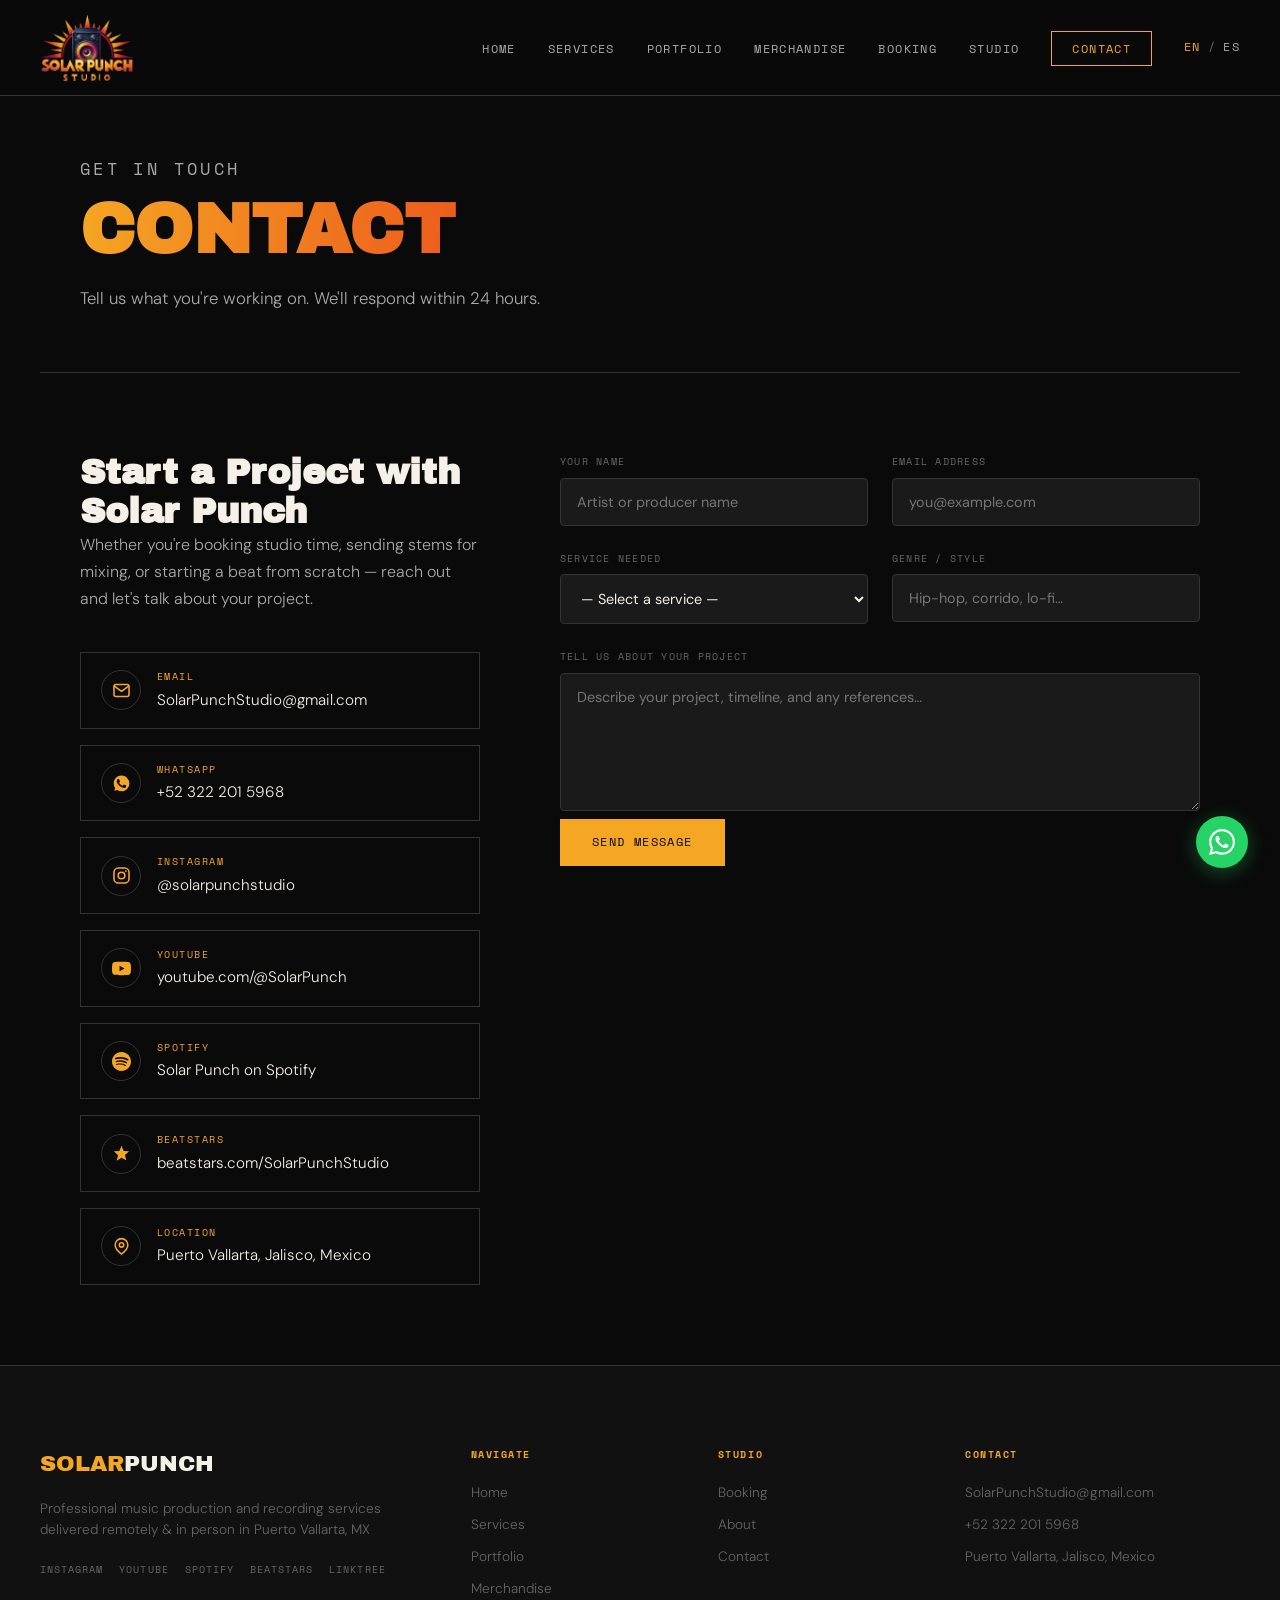
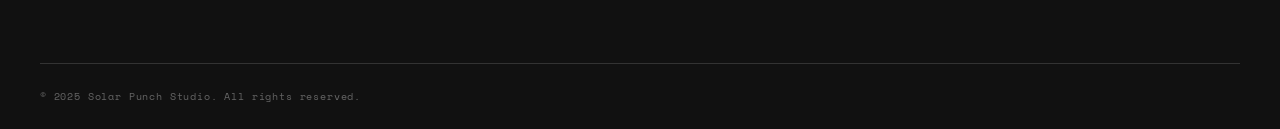
<file: files/contact.html>
<!DOCTYPE html>
<html lang="en">
<head>
  <meta charset="UTF-8" />
  <meta name="viewport" content="width=device-width, initial-scale=1.0" />
  <link rel="canonical" href="https://solarpunchmusic.com/contact" />
  <link rel="alternate" hreflang="en" href="https://solarpunchmusic.com/contact" />
  <link rel="alternate" hreflang="es" href="https://solarpunchmusic.com/es/contact" />
  <link rel="alternate" hreflang="x-default" href="https://solarpunchmusic.com/contact" />
  <title>Contact — Solar Punch Studio</title>
  <link rel="icon" href="favicon.ico?v=2" sizes="any" />
  <link rel="icon" type="image/png" sizes="32x32" href="favicon-32.png?v=2" />
  <link rel="icon" type="image/png" sizes="16x16" href="favicon-16.png?v=2" />
  <link rel="apple-touch-icon" href="apple-touch-icon.png?v=2" />
  <link rel="preconnect" href="https://fonts.googleapis.com" />
  <link rel="preconnect" href="https://fonts.gstatic.com" crossorigin />
  <link href="https://fonts.googleapis.com/css2?family=Archivo+Black&family=DM+Sans:ital,opsz,wght@0,9..40,300;0,9..40,400;0,9..40,500;1,9..40,300&family=Space+Mono:ital,wght@0,400;0,700;1,400&display=swap" rel="stylesheet" />
  <link rel="stylesheet" href="style.css?v=2" />
  <style>
    .contact-layout {
      display: grid;
      grid-template-columns: 1fr 1.6fr;
      gap: 80px;
      padding: 80px 40px;
      max-width: var(--max-w);
      margin: 0 auto;
    }
    .contact-info { display: flex; flex-direction: column; gap: 40px; }
    .contact-info h2 {
      font-family: var(--font-display);
      font-size: 2.2rem;
      line-height: 1.1;
    }
    .contact-info p { color: var(--light); font-weight: 300; line-height: 1.7; }
    .contact-methods { display: flex; flex-direction: column; gap: 16px; }
    .contact-method {
      display: flex; flex-direction: row; align-items: center; gap: 16px;
      padding: 16px 20px;
      border: 1px solid var(--border);
      transition: border-color var(--transition);
    }
    .contact-method:hover { border-color: var(--sun); }
    .cm-icon {
      flex-shrink: 0;
      width: 40px; height: 40px;
      display: flex; align-items: center; justify-content: center;
      border: 1px solid var(--border);
      border-radius: 50%;
      color: var(--sun);
      transition: border-color var(--transition), background var(--transition);
    }
    .contact-method:hover .cm-icon { border-color: var(--sun); background: rgba(245,166,35,0.08); }
    .cm-icon svg { width: 19px; height: 19px; display: block; }
    .cm-text { display: flex; flex-direction: column; gap: 3px; min-width: 0; }
    .contact-method-value { word-break: break-word; }
    .contact-method-label {
      font-family: var(--font-mono);
      font-size: 0.6rem;
      letter-spacing: 0.15em;
      text-transform: uppercase;
      color: var(--sun);
    }
    .contact-method-value {
      font-size: 0.95rem;
      color: var(--white);
    }
    .contact-method a { color: var(--white); transition: color var(--transition); }
    .contact-method a:hover { color: var(--sun); }

    .contact-form { display: flex; flex-direction: column; gap: 24px; }
    .form-success {
      display: none;
      background: rgba(245,166,35,0.1);
      border: 1px solid var(--sun);
      padding: 24px;
      text-align: center;
    }
    .form-success.show { display: block; }
    .form-success h3 {
      font-family: var(--font-display);
      font-size: 1.8rem;
      color: var(--sun);
      margin-bottom: 8px;
    }
    .form-success p { color: var(--light); }

    @media (max-width: 800px) {
      .contact-layout { grid-template-columns: 1fr; gap: 48px; padding: 60px 24px; }
    }
  </style>
</head>
<body>

  <nav class="nav" id="nav">
    <a href="index.html" class="nav-logo" aria-label="Solar Punch Studio — home">
      <img src="logo-full.png?v=2" alt="Solar Punch Studio" />
    </a>
    <button class="nav-toggle" id="navToggle" aria-label="Menu">
      <span></span><span></span><span></span>
    </button>
    <ul class="nav-links" id="navLinks">
      <li><a href="index.html">Home</a></li>
      <li><a href="services.html">Services</a></li>
      <li><a href="portfolio.html">Portfolio</a></li>
      <li><a href="https://www.supportthecreators.com" target="_blank" rel="noopener">Merchandise</a></li>
      <li><a href="booking.html">Booking</a></li>
      <li><a href="about.html">Studio</a></li>
      <li><a href="contact.html" class="nav-cta active">Contact</a></li>
      <li class="nav-lang"><span class="lang-on">EN</span><span class="lang-sep">/</span><a href="es/contact.html">ES</a></li>
    </ul>
  </nav>

  <div class="page-hero">
    <p class="section-label">Get in Touch</p>
    <h1>Contact</h1>
    <p>Tell us what you're working on. We'll respond within 24 hours.</p>
  </div>

  <div class="contact-layout">
    <div class="contact-info">
      <div>
        <h2>Start a Project with Solar Punch</h2>
        <p>Whether you're booking studio time, sending stems for mixing, or starting a beat from scratch — reach out and let's talk about your project.</p>
      </div>
      <div class="contact-methods">
        <div class="contact-method">
          <span class="cm-icon" aria-hidden="true"><svg viewBox="0 0 24 24" fill="none" stroke="currentColor" stroke-width="2" stroke-linecap="round" stroke-linejoin="round"><rect x="2.5" y="4.5" width="19" height="15" rx="2.5"/><path d="m3 6.5 9 6.5 9-6.5"/></svg></span>
          <div class="cm-text">
            <span class="contact-method-label">Email</span>
            <span class="contact-method-value"><a href="mailto:SolarPunchStudio@gmail.com">SolarPunchStudio@gmail.com</a></span>
          </div>
        </div>
        <div class="contact-method">
          <span class="cm-icon" aria-hidden="true"><svg viewBox="0 0 24 24" fill="currentColor"><path d="M17.472 14.382c-.297-.149-1.758-.867-2.03-.967-.273-.099-.471-.148-.67.15-.197.297-.767.966-.94 1.164-.173.199-.347.223-.644.075-.297-.15-1.255-.463-2.39-1.475-.883-.788-1.48-1.761-1.653-2.059-.173-.297-.018-.458.13-.606.134-.133.298-.347.446-.52.149-.174.198-.298.298-.497.099-.198.05-.371-.025-.52-.075-.149-.669-1.612-.916-2.207-.242-.579-.487-.5-.669-.51-.173-.008-.371-.01-.57-.01-.198 0-.52.074-.792.372-.272.297-1.04 1.016-1.04 2.479 0 1.462 1.065 2.875 1.213 3.074.149.198 2.096 3.2 5.077 4.487.709.306 1.262.489 1.694.625.712.227 1.36.195 1.871.118.571-.085 1.758-.719 2.006-1.413.248-.694.248-1.289.173-1.413-.074-.124-.272-.198-.57-.347m-5.421 7.403h-.004a9.87 9.87 0 01-5.031-1.378l-.361-.214-3.741.982.998-3.648-.235-.374a9.86 9.86 0 01-1.51-5.26c.001-5.45 4.436-9.884 9.888-9.884 2.64 0 5.122 1.03 6.988 2.898a9.825 9.825 0 012.893 6.994c-.003 5.45-4.437 9.884-9.885 9.884"/></svg></span>
          <div class="cm-text">
            <span class="contact-method-label">WhatsApp</span>
            <span class="contact-method-value"><a href="https://wa.me/523222015968" target="_blank" rel="noopener">+52 322 201 5968</a></span>
          </div>
        </div>
        <div class="contact-method">
          <span class="cm-icon" aria-hidden="true"><svg viewBox="0 0 24 24" fill="none" stroke="currentColor" stroke-width="2" stroke-linecap="round" stroke-linejoin="round"><rect x="2.5" y="2.5" width="19" height="19" rx="5.5"/><circle cx="12" cy="12" r="4.2"/><circle cx="17.6" cy="6.4" r="1.1" fill="currentColor" stroke="none"/></svg></span>
          <div class="cm-text">
            <span class="contact-method-label">Instagram</span>
            <span class="contact-method-value"><a href="https://instagram.com/solarpunchstudio" target="_blank" rel="noopener">@solarpunchstudio</a></span>
          </div>
        </div>
        <div class="contact-method">
          <span class="cm-icon" aria-hidden="true"><svg viewBox="0 0 24 24" fill="currentColor"><path d="M23.498 6.186a3.016 3.016 0 0 0-2.122-2.136C19.505 3.545 12 3.545 12 3.545s-7.505 0-9.377.505A3.017 3.017 0 0 0 .502 6.186C0 8.07 0 12 0 12s0 3.93.502 5.814a3.016 3.016 0 0 0 2.122 2.136c1.871.505 9.376.505 9.376.505s7.505 0 9.377-.505a3.015 3.015 0 0 0 2.122-2.136C24 15.93 24 12 24 12s0-3.93-.502-5.814zM9.545 15.568V8.432L15.818 12l-6.273 3.568z"/></svg></span>
          <div class="cm-text">
            <span class="contact-method-label">YouTube</span>
            <span class="contact-method-value"><a href="https://www.youtube.com/@SolarPunch" target="_blank" rel="noopener">youtube.com/@SolarPunch</a></span>
          </div>
        </div>
        <div class="contact-method">
          <span class="cm-icon" aria-hidden="true"><svg viewBox="0 0 24 24" fill="currentColor"><path d="M12 0C5.4 0 0 5.4 0 12s5.4 12 12 12 12-5.4 12-12S18.66 0 12 0zm5.521 17.34c-.24.359-.66.48-1.021.24-2.82-1.74-6.36-2.101-10.561-1.141-.418.122-.779-.179-.899-.539-.12-.421.18-.78.54-.9 4.56-1.021 8.52-.6 11.64 1.32.42.18.479.659.301 1.02zm1.44-3.3c-.301.42-.841.6-1.262.3-3.239-1.98-8.159-2.58-11.939-1.38-.479.12-1.02-.12-1.14-.6-.12-.48.12-1.021.6-1.141C9.6 9.9 15 10.561 18.72 12.84c.361.181.54.78.241 1.2zm.12-3.36C15.24 8.4 8.82 8.16 5.16 9.301c-.6.179-1.2-.181-1.38-.721-.18-.601.18-1.2.72-1.381 4.26-1.26 11.28-1.02 15.721 1.621.539.3.719 1.02.42 1.56-.299.421-1.02.599-1.561.3z"/></svg></span>
          <div class="cm-text">
            <span class="contact-method-label">Spotify</span>
            <span class="contact-method-value"><a href="https://open.spotify.com/artist/36GVCYs6DT2NwsbfyFRiIb" target="_blank" rel="noopener">Solar Punch on Spotify</a></span>
          </div>
        </div>
        <div class="contact-method">
          <span class="cm-icon" aria-hidden="true"><svg viewBox="0 0 24 24" fill="currentColor"><path d="M12 2.2l2.7 6.5 7 .55-5.35 4.5 1.7 6.85L12 17.5l-6.05 3.6 1.7-6.85L2.3 9.25l7-.55z"/></svg></span>
          <div class="cm-text">
            <span class="contact-method-label">BeatStars</span>
            <span class="contact-method-value"><a href="https://beatstars.com/SolarPunchStudio" target="_blank" rel="noopener">beatstars.com/SolarPunchStudio</a></span>
          </div>
        </div>
        <div class="contact-method">
          <span class="cm-icon" aria-hidden="true"><svg viewBox="0 0 24 24" fill="none" stroke="currentColor" stroke-width="2" stroke-linecap="round" stroke-linejoin="round"><path d="M20 10c0 5.5-8 11.5-8 11.5S4 15.5 4 10a8 8 0 0 1 16 0z"/><circle cx="12" cy="10" r="2.8"/></svg></span>
          <div class="cm-text">
            <span class="contact-method-label">Location</span>
            <span class="contact-method-value">Puerto Vallarta, Jalisco, Mexico</span>
          </div>
        </div>
      </div>
    </div>

    <div class="contact-form">
      <div class="form-success" id="formSuccess">
        <h3>Message Sent</h3>
        <p>We'll get back to you within 24 hours. Keep an eye on your inbox.</p>
      </div>

      <!-- Netlify form — change action or use Formspree if preferred -->
      <form name="contact" method="POST" data-netlify="true" netlify-honeypot="bot-field" id="contactForm">
        <input type="hidden" name="form-name" value="contact" />
        <p style="display:none"><input name="bot-field" /></p>

        <div class="form-grid">
          <div class="form-group">
            <label for="name">Your Name</label>
            <input type="text" id="name" name="name" placeholder="Artist or producer name" required />
          </div>
          <div class="form-group">
            <label for="email">Email Address</label>
            <input type="email" id="email" name="email" placeholder="you@example.com" required />
          </div>
          <div class="form-group">
            <label for="service">Service Needed</label>
            <select id="service" name="service">
              <option value="">— Select a service —</option>
              <option value="mastering">Industry-Ready Mastering ($100)</option>
              <option value="vocals">Vocal Tuning + Timing ($50)</option>
              <option value="mixmaster">Mix &amp; Master ($400)</option>
              <option value="ai-music">AI Music Creation ($50)</option>
              <option value="custom-beat">Custom Beat Production ($150+)</option>
              <option value="other">Other / Not Sure</option>
            </select>
          </div>
          <div class="form-group">
            <label for="genre">Genre / Style</label>
            <input type="text" id="genre" name="genre" placeholder="Hip-hop, corrido, lo-fi…" />
          </div>
          <div class="form-group full">
            <label for="message">Tell Us About Your Project</label>
            <textarea id="message" name="message" placeholder="Describe your project, timeline, and any references…" rows="6" required></textarea>
          </div>
        </div>
        <button type="submit" class="btn btn-primary" style="margin-top: 8px;">Send Message</button>
      </form>
    </div>
  </div>

  <footer class="footer">
    <div class="footer-inner">
      <div class="footer-brand">
        <span class="logo-solar">SOLAR</span><span class="logo-punch">PUNCH</span>
        <p>Professional music production and recording services delivered remotely &amp; in person in Puerto Vallarta, MX</p>
        <div class="footer-social">
          <a href="https://instagram.com/solarpunchstudio" target="_blank" rel="noopener">Instagram</a>
          <a href="https://www.youtube.com/@SolarPunch" target="_blank" rel="noopener">YouTube</a>
          <a href="https://open.spotify.com/artist/36GVCYs6DT2NwsbfyFRiIb" target="_blank" rel="noopener">Spotify</a>
          <a href="https://beatstars.com/SolarPunchStudio" target="_blank" rel="noopener">BeatStars</a>
          <a href="https://linktr.ee/SolarPunch" target="_blank" rel="noopener">Linktree</a>
        </div>
      </div>
      <div class="footer-col">
        <h5>Navigate</h5>
        <ul>
          <li><a href="index.html">Home</a></li>
          <li><a href="services.html">Services</a></li>
          <li><a href="portfolio.html">Portfolio</a></li>
          <li><a href="https://www.supportthecreators.com" target="_blank" rel="noopener">Merchandise</a></li>
        </ul>
      </div>
      <div class="footer-col">
        <h5>Studio</h5>
        <ul>
          <li><a href="booking.html">Booking</a></li>
          <li><a href="about.html">About</a></li>
          <li><a href="contact.html">Contact</a></li>
        </ul>
      </div>
      <div class="footer-col">
        <h5>Contact</h5>
        <ul>
          <li><a href="mailto:SolarPunchStudio@gmail.com">SolarPunchStudio@gmail.com</a></li>
          <li><a href="https://wa.me/523222015968" target="_blank" rel="noopener">+52 322 201 5968</a></li>
          <li>Puerto Vallarta, Jalisco, Mexico</li>
        </ul>
      </div>
    </div>
    <div class="footer-bottom">
      <p>© 2025 Solar Punch Studio. All rights reserved.</p>
    </div>
  </footer>

  <a href="https://wa.me/523222015968?text=Hi%20Solar%20Punch%20Studio%2C%20I%27m%20interested%20in%20your%20services" class="wa-float" target="_blank" rel="noopener" aria-label="WhatsApp">
    <svg viewBox="0 0 24 24" fill="currentColor"><path d="M17.472 14.382c-.297-.149-1.758-.867-2.03-.967-.273-.099-.471-.148-.67.15-.197.297-.767.966-.94 1.164-.173.199-.347.223-.644.075-.297-.15-1.255-.463-2.39-1.475-.883-.788-1.48-1.761-1.653-2.059-.173-.297-.018-.458.13-.606.134-.133.298-.347.446-.52.149-.174.198-.298.298-.497.099-.198.05-.371-.025-.52-.075-.149-.669-1.612-.916-2.207-.242-.579-.487-.5-.669-.51-.173-.008-.371-.01-.57-.01-.198 0-.52.074-.792.372-.272.297-1.04 1.016-1.04 2.479 0 1.462 1.065 2.875 1.213 3.074.149.198 2.096 3.2 5.077 4.487.709.306 1.262.489 1.694.625.712.227 1.36.195 1.871.118.571-.085 1.758-.719 2.006-1.413.248-.694.248-1.289.173-1.413-.074-.124-.272-.198-.57-.347m-5.421 7.403h-.004a9.87 9.87 0 01-5.031-1.378l-.361-.214-3.741.982.998-3.648-.235-.374a9.86 9.86 0 01-1.51-5.26c.001-5.45 4.436-9.884 9.888-9.884 2.64 0 5.122 1.03 6.988 2.898a9.825 9.825 0 012.893 6.994c-.003 5.45-4.437 9.884-9.885 9.884m8.413-18.297A11.815 11.815 0 0012.05 0C5.495 0 .16 5.335.157 11.892c0 2.096.547 4.142 1.588 5.945L.057 24l6.305-1.654a11.882 11.882 0 005.683 1.448h.005c6.554 0 11.89-5.335 11.893-11.893a11.821 11.821 0 00-3.48-8.413z"/></svg>
  </a>

  <script src="main.js?v=2"></script>
  <script>
    // Pre-select service from URL param
    const params = new URLSearchParams(window.location.search);
    const svc = params.get('service');
    if (svc) {
      const sel = document.getElementById('service');
      if (sel) sel.value = svc;
    }
    // Form success handler
    document.getElementById('contactForm').addEventListener('submit', function(e) {
      // Netlify handles actual submission; this is for SPA-style UX if needed
    });
  </script>
</body>
</html>
</file>
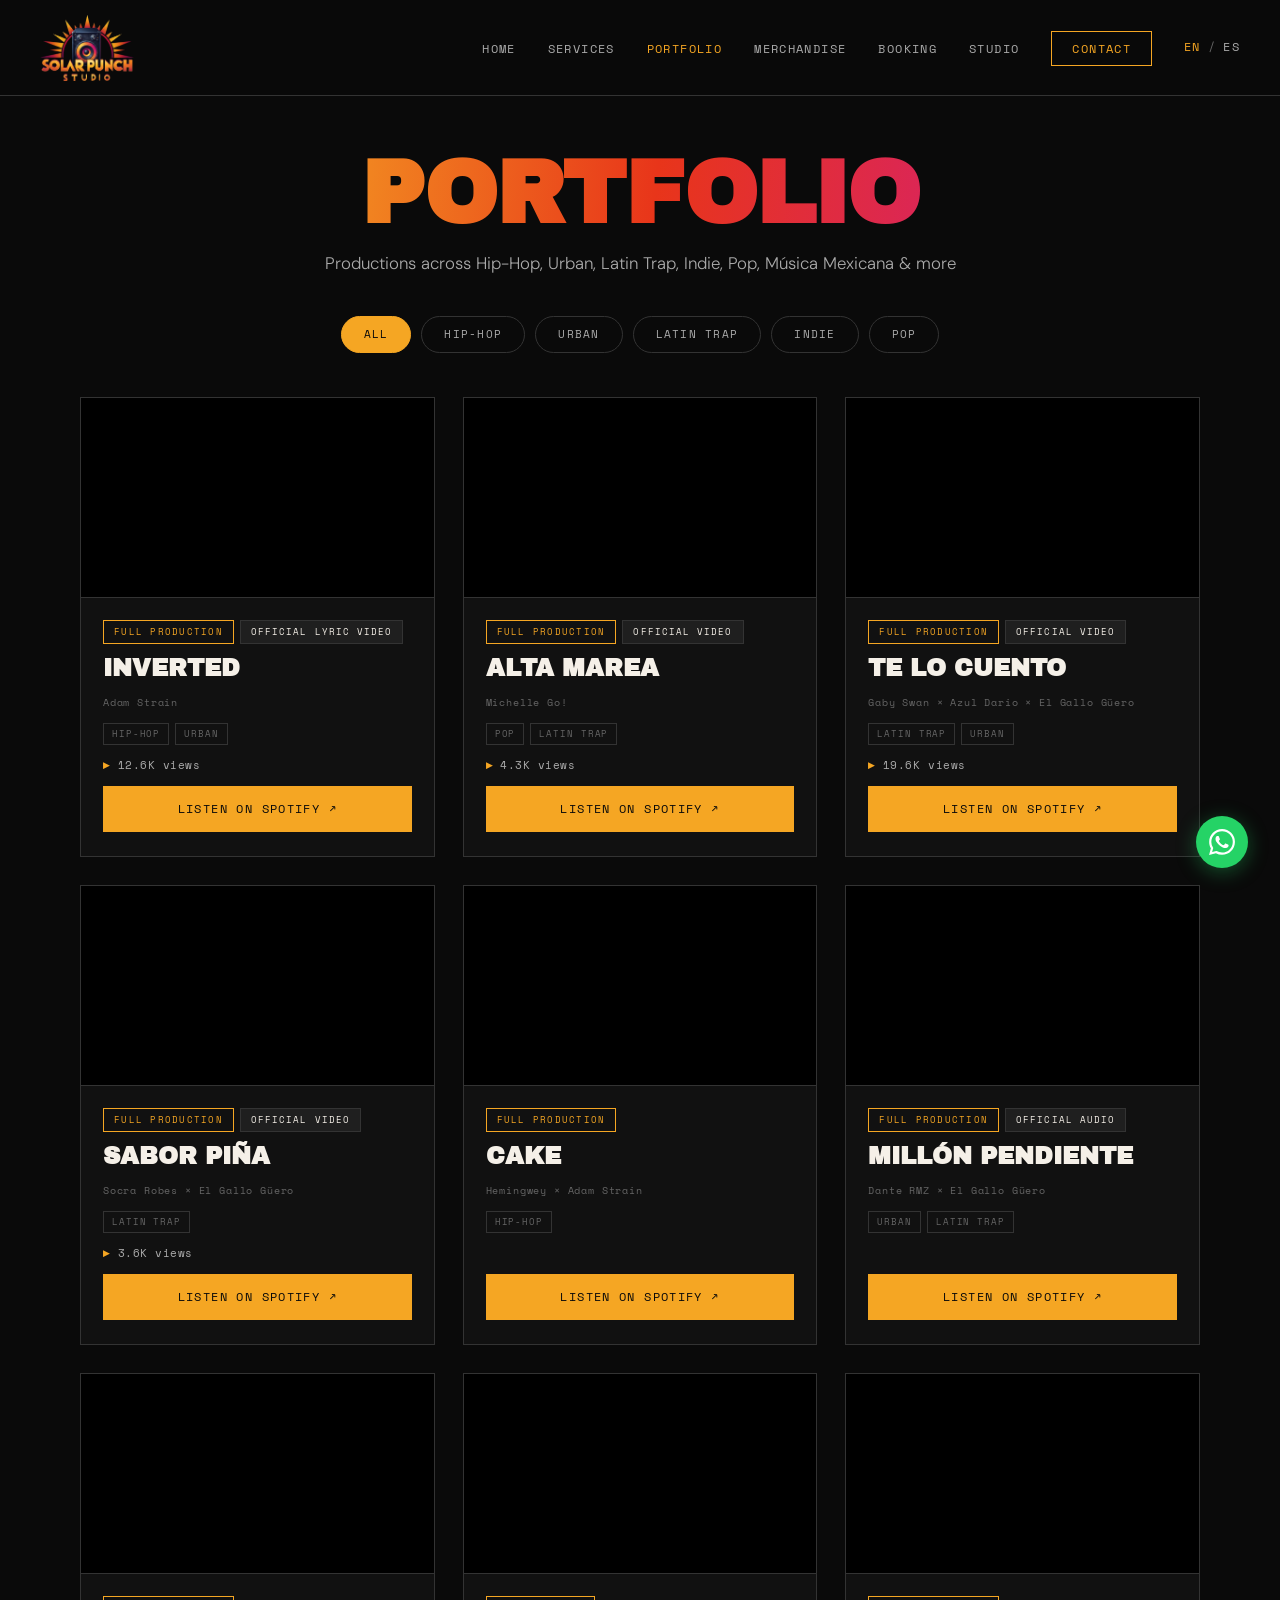
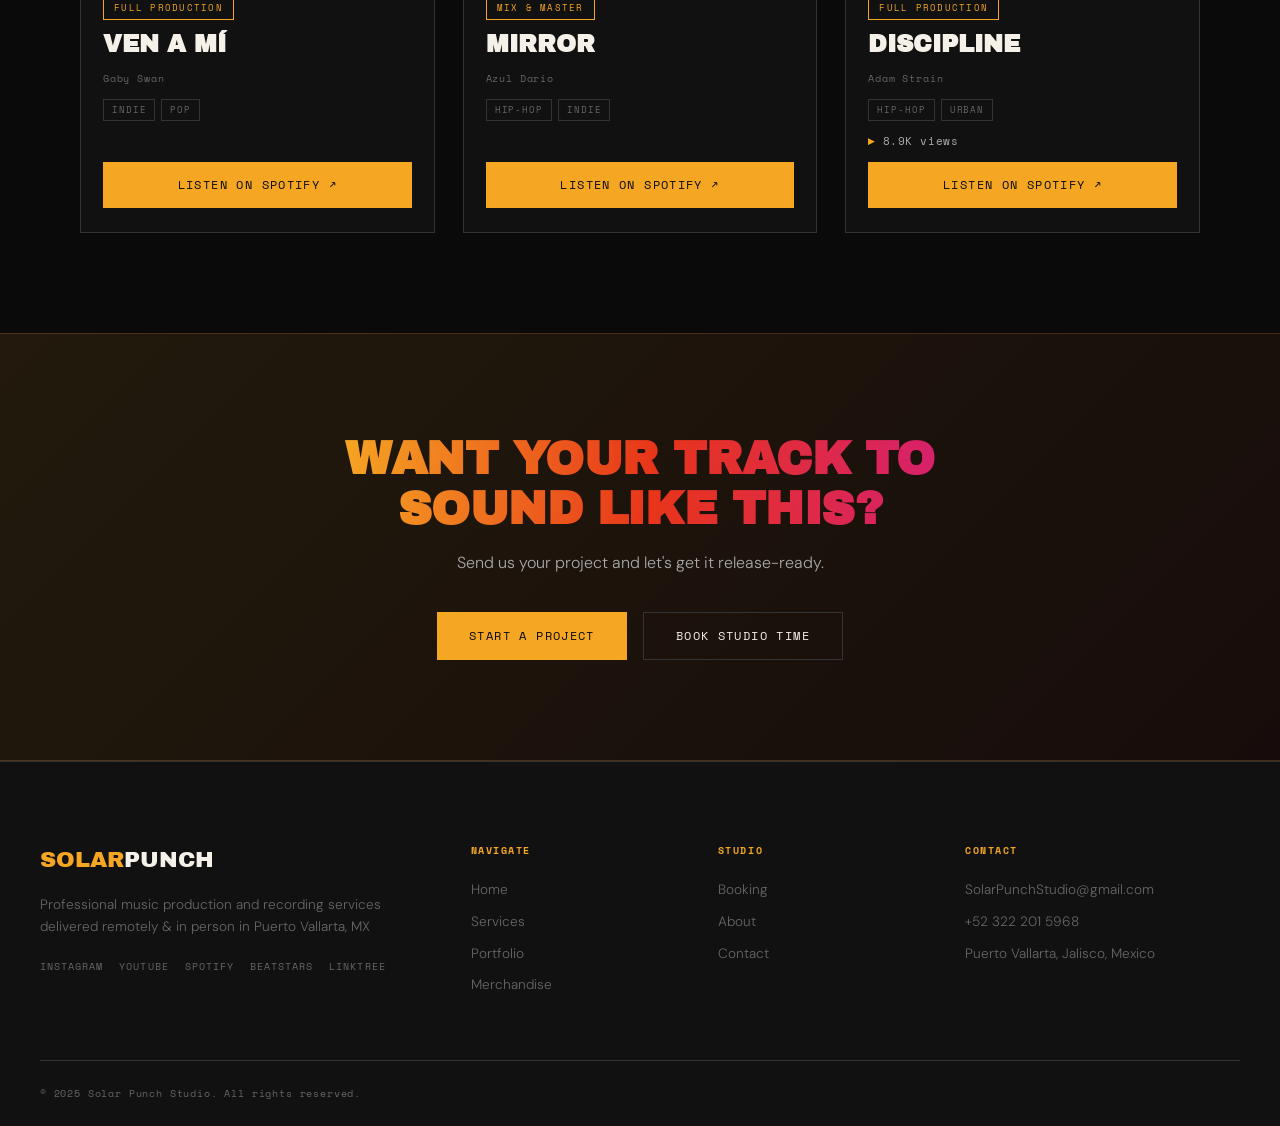
<file: files/portfolio.html>
<!DOCTYPE html>
<html lang="en">
<head>
  <meta charset="UTF-8" />
  <meta name="viewport" content="width=device-width, initial-scale=1.0" />
  <link rel="canonical" href="https://solarpunchmusic.com/portfolio" />
  <link rel="alternate" hreflang="en" href="https://solarpunchmusic.com/portfolio" />
  <link rel="alternate" hreflang="es" href="https://solarpunchmusic.com/es/portfolio" />
  <link rel="alternate" hreflang="x-default" href="https://solarpunchmusic.com/portfolio" />
  <title>Portfolio — Solar Punch Studio</title>
  <meta name="description" content="Recent productions from Solar Punch Studio across Hip-Hop, Urban, Latin Trap, Indie, Pop, Música Mexicana and more. Watch the videos and listen on Spotify." />
  <link rel="icon" href="favicon.ico?v=2" sizes="any" />
  <link rel="icon" type="image/png" sizes="32x32" href="favicon-32.png?v=2" />
  <link rel="icon" type="image/png" sizes="16x16" href="favicon-16.png?v=2" />
  <link rel="apple-touch-icon" href="apple-touch-icon.png?v=2" />
  <link rel="preconnect" href="https://fonts.googleapis.com" />
  <link rel="preconnect" href="https://fonts.gstatic.com" crossorigin />
  <link href="https://fonts.googleapis.com/css2?family=Archivo+Black&family=DM+Sans:ital,opsz,wght@0,9..40,300;0,9..40,400;0,9..40,500;1,9..40,300&family=Space+Mono:ital,wght@0,400;0,700;1,400&display=swap" rel="stylesheet" />
  <link rel="stylesheet" href="style.css?v=2" />
  <style>
    .portfolio-header {
      text-align: center;
      padding: calc(var(--nav-h) + 56px) 24px 8px;
      max-width: 840px; margin: 0 auto;
    }
    .portfolio-header h1 {
      font-family: var(--font-display);
      font-size: clamp(3rem, 9vw, 5.5rem);
      line-height: 0.95; margin-bottom: 14px;
    }
    .portfolio-header p { color: var(--light); font-size: 1.05rem; font-weight: 300; }

    .portfolio-page { padding: 32px 40px 100px; max-width: var(--max-w); margin: 0 auto; }

    .filter-bar {
      display: flex; flex-wrap: wrap; gap: 10px;
      justify-content: center;
      margin-bottom: 44px;
    }
    .filter-btn {
      font-family: var(--font-mono);
      font-size: 0.66rem; letter-spacing: 0.12em; text-transform: uppercase;
      color: var(--light);
      padding: 9px 22px;
      border: 1px solid var(--border);
      border-radius: 100px;
      background: transparent;
      transition: all var(--transition);
    }
    .filter-btn:hover { border-color: var(--sun); color: var(--sun); }
    .filter-btn.active { background: var(--sun); color: var(--black); border-color: var(--sun); }

    .portfolio-grid {
      display: grid;
      grid-template-columns: repeat(auto-fit, minmax(320px, 1fr));
      gap: 28px;
    }
    .portfolio-card {
      border: 1px solid var(--border);
      background: var(--off-black);
      overflow: hidden;
      display: flex; flex-direction: column;
      transition: border-color var(--transition), transform var(--transition);
    }
    .portfolio-card:hover { border-color: var(--sun); transform: translateY(-4px); }
    .portfolio-card.hide { display: none; }

    .portfolio-video {
      position: relative; width: 100%; padding-top: 56.25%;
      background: #000; border-bottom: 1px solid var(--border);
    }
    .portfolio-video iframe {
      position: absolute; inset: 0; width: 100%; height: 100%; border: 0;
    }

    .portfolio-info { padding: 22px 22px 24px; display: flex; flex-direction: column; gap: 12px; flex: 1; }
    .portfolio-meta { display: flex; flex-wrap: wrap; gap: 6px; align-items: center; }
    .portfolio-role {
      align-self: flex-start;
      font-family: var(--font-mono);
      font-size: 0.56rem; letter-spacing: 0.14em; text-transform: uppercase;
      color: var(--sun);
      border: 1px solid var(--sun);
      padding: 4px 10px;
    }
    .portfolio-official {
      font-family: var(--font-mono);
      font-size: 0.56rem; letter-spacing: 0.12em; text-transform: uppercase;
      color: var(--white);
      background: rgba(255,255,255,0.06);
      border: 1px solid var(--border);
      padding: 4px 10px;
    }
    .portfolio-views {
      display: flex; align-items: center; gap: 7px;
      font-family: var(--font-mono);
      font-size: 0.66rem; letter-spacing: 0.05em;
      color: var(--light);
    }
    .portfolio-views::before { content: '▶'; color: var(--sun); font-size: 0.58rem; }
    .portfolio-info h4 { font-family: var(--font-display); font-size: 1.5rem; line-height: 1; }
    .portfolio-artist { font-size: 0.9rem; color: var(--light); font-weight: 300; margin-top: -4px; }
    .portfolio-genres { display: flex; flex-wrap: wrap; gap: 6px; }
    .portfolio-genres span {
      font-family: var(--font-mono);
      font-size: 0.56rem; letter-spacing: 0.1em; text-transform: uppercase;
      color: var(--muted);
      border: 1px solid var(--border);
      padding: 3px 8px;
    }
    .portfolio-spotify {
      width: 100%; justify-content: center; margin-top: auto;
    }

    @media (max-width: 800px) {
      .portfolio-page { padding: 24px 24px 72px; }
      .portfolio-header { padding: calc(var(--nav-h) + 40px) 24px 8px; }
    }
  </style>
</head>
<body>

  <nav class="nav" id="nav">
    <a href="index.html" class="nav-logo" aria-label="Solar Punch Studio — home">
      <img src="logo-full.png?v=2" alt="Solar Punch Studio" />
    </a>
    <button class="nav-toggle" id="navToggle" aria-label="Menu">
      <span></span><span></span><span></span>
    </button>
    <ul class="nav-links" id="navLinks">
      <li><a href="index.html">Home</a></li>
      <li><a href="services.html">Services</a></li>
      <li><a href="portfolio.html" class="active">Portfolio</a></li>
      <li><a href="https://www.supportthecreators.com" target="_blank" rel="noopener">Merchandise</a></li>
      <li><a href="booking.html">Booking</a></li>
      <li><a href="about.html">Studio</a></li>
      <li><a href="contact.html" class="nav-cta">Contact</a></li>
      <li class="nav-lang"><span class="lang-on">EN</span><span class="lang-sep">/</span><a href="es/portfolio.html">ES</a></li>
    </ul>
  </nav>

  <div class="portfolio-header">
    <h1>Portfolio</h1>
    <p>Productions across Hip-Hop, Urban, Latin Trap, Indie, Pop, Música Mexicana &amp; more</p>
  </div>

  <div class="portfolio-page">

    <div class="filter-bar" id="filterBar">
      <button class="filter-btn active" data-filter="all">All</button>
      <button class="filter-btn" data-filter="hip-hop">Hip-Hop</button>
      <button class="filter-btn" data-filter="urban">Urban</button>
      <button class="filter-btn" data-filter="latin-trap">Latin Trap</button>
      <button class="filter-btn" data-filter="indie">Indie</button>
      <button class="filter-btn" data-filter="pop">Pop</button>
    </div>

    <div class="portfolio-grid" id="portfolioGrid">

      <div class="portfolio-card" data-genres="hip-hop urban">
        <div class="portfolio-video">
          <iframe src="https://www.youtube-nocookie.com/embed/pU67xzgMdlA" title="INVERTED — Adam Strain" loading="lazy" allow="accelerometer; autoplay; clipboard-write; encrypted-media; gyroscope; picture-in-picture" allowfullscreen></iframe>
        </div>
        <div class="portfolio-info">
          <div class="portfolio-meta">
            <span class="portfolio-role">Full Production</span>
            <span class="portfolio-official">Official Lyric Video</span>
          </div>
          <h4>INVERTED</h4>
          <p class="portfolio-artist">Adam Strain</p>
          <div class="portfolio-genres"><span>Hip-Hop</span><span>Urban</span></div>
          <div class="portfolio-views">12.6K views</div>
          <a href="https://open.spotify.com/track/5z54iOQe8MRTB1hw2avToE" target="_blank" rel="noopener" class="btn btn-primary portfolio-spotify">Listen on Spotify ↗</a>
        </div>
      </div>

      <div class="portfolio-card" data-genres="pop latin-trap">
        <div class="portfolio-video">
          <iframe src="https://www.youtube-nocookie.com/embed/tIAr6CQcJ4I" title="ALTA MAREA — Michelle Go!" loading="lazy" allow="accelerometer; autoplay; clipboard-write; encrypted-media; gyroscope; picture-in-picture" allowfullscreen></iframe>
        </div>
        <div class="portfolio-info">
          <div class="portfolio-meta">
            <span class="portfolio-role">Full Production</span>
            <span class="portfolio-official">Official Video</span>
          </div>
          <h4>ALTA MAREA</h4>
          <p class="portfolio-artist">Michelle Go!</p>
          <div class="portfolio-genres"><span>Pop</span><span>Latin Trap</span></div>
          <div class="portfolio-views">4.3K views</div>
          <a href="https://open.spotify.com/track/7fvdW3CmKHPLF4GRLYteWv" target="_blank" rel="noopener" class="btn btn-primary portfolio-spotify">Listen on Spotify ↗</a>
        </div>
      </div>

      <div class="portfolio-card" data-genres="latin-trap urban">
        <div class="portfolio-video">
          <iframe src="https://www.youtube-nocookie.com/embed/Os_IXyhK_pM" title="TE LO CUENTO — Gaby Swan x Azul Dario x El Gallo Güero" loading="lazy" allow="accelerometer; autoplay; clipboard-write; encrypted-media; gyroscope; picture-in-picture" allowfullscreen></iframe>
        </div>
        <div class="portfolio-info">
          <div class="portfolio-meta">
            <span class="portfolio-role">Full Production</span>
            <span class="portfolio-official">Official Video</span>
          </div>
          <h4>TE LO CUENTO</h4>
          <p class="portfolio-artist">Gaby Swan × Azul Dario × El Gallo Güero</p>
          <div class="portfolio-genres"><span>Latin Trap</span><span>Urban</span></div>
          <div class="portfolio-views">19.6K views</div>
          <a href="https://open.spotify.com/track/4UkH92PJizcWd05jafFbkI" target="_blank" rel="noopener" class="btn btn-primary portfolio-spotify">Listen on Spotify ↗</a>
        </div>
      </div>

      <div class="portfolio-card" data-genres="latin-trap">
        <div class="portfolio-video">
          <iframe src="https://www.youtube-nocookie.com/embed/tGdGk_sysDU" title="SABOR PIÑA — Socra Robes x El Gallo Güero" loading="lazy" allow="accelerometer; autoplay; clipboard-write; encrypted-media; gyroscope; picture-in-picture" allowfullscreen></iframe>
        </div>
        <div class="portfolio-info">
          <div class="portfolio-meta">
            <span class="portfolio-role">Full Production</span>
            <span class="portfolio-official">Official Video</span>
          </div>
          <h4>SABOR PIÑA</h4>
          <p class="portfolio-artist">Socra Robes × El Gallo Güero</p>
          <div class="portfolio-genres"><span>Latin Trap</span></div>
          <div class="portfolio-views">3.6K views</div>
          <a href="https://open.spotify.com/track/50BLk3Zkm0JXOAJFJL7d4O" target="_blank" rel="noopener" class="btn btn-primary portfolio-spotify">Listen on Spotify ↗</a>
        </div>
      </div>

      <div class="portfolio-card" data-genres="hip-hop">
        <div class="portfolio-video">
          <iframe src="https://www.youtube-nocookie.com/embed/zF1uk-aTl7M" title="CAKE — Hemingwey x Adam Strain" loading="lazy" allow="accelerometer; autoplay; clipboard-write; encrypted-media; gyroscope; picture-in-picture" allowfullscreen></iframe>
        </div>
        <div class="portfolio-info">
          <span class="portfolio-role">Full Production</span>
          <h4>CAKE</h4>
          <p class="portfolio-artist">Hemingwey × Adam Strain</p>
          <div class="portfolio-genres"><span>Hip-Hop</span></div>
          <a href="https://open.spotify.com/track/5QuuvhAwduhNODi38Y5Kxe" target="_blank" rel="noopener" class="btn btn-primary portfolio-spotify">Listen on Spotify ↗</a>
        </div>
      </div>

      <div class="portfolio-card" data-genres="urban latin-trap">
        <div class="portfolio-video">
          <iframe src="https://www.youtube-nocookie.com/embed/T6y0YrvDhxk" title="MILLÓN PENDIENTE — Dante RMZ x El Gallo Güero" loading="lazy" allow="accelerometer; autoplay; clipboard-write; encrypted-media; gyroscope; picture-in-picture" allowfullscreen></iframe>
        </div>
        <div class="portfolio-info">
          <div class="portfolio-meta">
            <span class="portfolio-role">Full Production</span>
            <span class="portfolio-official">Official Audio</span>
          </div>
          <h4>MILLÓN PENDIENTE</h4>
          <p class="portfolio-artist">Dante RMZ × El Gallo Güero</p>
          <div class="portfolio-genres"><span>Urban</span><span>Latin Trap</span></div>
          <a href="https://open.spotify.com/track/45doS2TdYuQWRcA3bqF2Q5" target="_blank" rel="noopener" class="btn btn-primary portfolio-spotify">Listen on Spotify ↗</a>
        </div>
      </div>

      <div class="portfolio-card" data-genres="indie pop">
        <div class="portfolio-video">
          <iframe src="https://www.youtube-nocookie.com/embed/kxydUq095eU" title="VEN A MÍ — Gaby Swan" loading="lazy" allow="accelerometer; autoplay; clipboard-write; encrypted-media; gyroscope; picture-in-picture" allowfullscreen></iframe>
        </div>
        <div class="portfolio-info">
          <span class="portfolio-role">Full Production</span>
          <h4>VEN A MÍ</h4>
          <p class="portfolio-artist">Gaby Swan</p>
          <div class="portfolio-genres"><span>Indie</span><span>Pop</span></div>
          <a href="https://open.spotify.com/track/3if80iuTlbbMCptEvhisN6" target="_blank" rel="noopener" class="btn btn-primary portfolio-spotify">Listen on Spotify ↗</a>
        </div>
      </div>

      <div class="portfolio-card" data-genres="hip-hop indie">
        <div class="portfolio-video">
          <iframe src="https://www.youtube-nocookie.com/embed/0VQxp5qL1wA" title="MIRROR — Azul Dario" loading="lazy" allow="accelerometer; autoplay; clipboard-write; encrypted-media; gyroscope; picture-in-picture" allowfullscreen></iframe>
        </div>
        <div class="portfolio-info">
          <span class="portfolio-role">Mix &amp; Master</span>
          <h4>MIRROR</h4>
          <p class="portfolio-artist">Azul Dario</p>
          <div class="portfolio-genres"><span>Hip-Hop</span><span>Indie</span></div>
          <a href="https://open.spotify.com/track/7bfsELkxjRi1FNPCldzVJs" target="_blank" rel="noopener" class="btn btn-primary portfolio-spotify">Listen on Spotify ↗</a>
        </div>
      </div>

      <div class="portfolio-card" data-genres="hip-hop urban">
        <div class="portfolio-video">
          <iframe src="https://www.youtube-nocookie.com/embed/5dU8TJSwApw" title="DISCIPLINE — Adam Strain" loading="lazy" allow="accelerometer; autoplay; clipboard-write; encrypted-media; gyroscope; picture-in-picture" allowfullscreen></iframe>
        </div>
        <div class="portfolio-info">
          <span class="portfolio-role">Full Production</span>
          <h4>DISCIPLINE</h4>
          <p class="portfolio-artist">Adam Strain</p>
          <div class="portfolio-genres"><span>Hip-Hop</span><span>Urban</span></div>
          <div class="portfolio-views">8.9K views</div>
          <a href="https://open.spotify.com/track/3y6oEUa5gMVqjIi0QC1aw5" target="_blank" rel="noopener" class="btn btn-primary portfolio-spotify">Listen on Spotify ↗</a>
        </div>
      </div>

    </div>
  </div>

  <section class="cta-banner">
    <div class="cta-banner-inner">
      <h2>Want Your Track to Sound Like This?</h2>
      <p>Send us your project and let's get it release-ready.</p>
      <div class="cta-actions">
        <a href="contact.html" class="btn btn-primary">Start a Project</a>
        <a href="booking.html" class="btn btn-ghost">Book Studio Time</a>
      </div>
    </div>
  </section>

  <footer class="footer">
    <div class="footer-inner">
      <div class="footer-brand">
        <span class="logo-solar">SOLAR</span><span class="logo-punch">PUNCH</span>
        <p>Professional music production and recording services delivered remotely &amp; in person in Puerto Vallarta, MX</p>
        <div class="footer-social">
          <a href="https://instagram.com/solarpunchstudio" target="_blank" rel="noopener">Instagram</a>
          <a href="https://www.youtube.com/@SolarPunch" target="_blank" rel="noopener">YouTube</a>
          <a href="https://open.spotify.com/artist/36GVCYs6DT2NwsbfyFRiIb" target="_blank" rel="noopener">Spotify</a>
          <a href="https://beatstars.com/SolarPunchStudio" target="_blank" rel="noopener">BeatStars</a>
          <a href="https://linktr.ee/SolarPunch" target="_blank" rel="noopener">Linktree</a>
        </div>
      </div>
      <div class="footer-col">
        <h5>Navigate</h5>
        <ul>
          <li><a href="index.html">Home</a></li>
          <li><a href="services.html">Services</a></li>
          <li><a href="portfolio.html">Portfolio</a></li>
          <li><a href="https://www.supportthecreators.com" target="_blank" rel="noopener">Merchandise</a></li>
        </ul>
      </div>
      <div class="footer-col">
        <h5>Studio</h5>
        <ul>
          <li><a href="booking.html">Booking</a></li>
          <li><a href="about.html">About</a></li>
          <li><a href="contact.html">Contact</a></li>
        </ul>
      </div>
      <div class="footer-col">
        <h5>Contact</h5>
        <ul>
          <li><a href="mailto:SolarPunchStudio@gmail.com">SolarPunchStudio@gmail.com</a></li>
          <li><a href="https://wa.me/523222015968" target="_blank" rel="noopener">+52 322 201 5968</a></li>
          <li>Puerto Vallarta, Jalisco, Mexico</li>
        </ul>
      </div>
    </div>
    <div class="footer-bottom">
      <p>© 2025 Solar Punch Studio. All rights reserved.</p>
    </div>
  </footer>

  <a href="https://wa.me/523222015968?text=Hi%20Solar%20Punch%20Studio%2C%20I%27m%20interested%20in%20your%20services" class="wa-float" target="_blank" rel="noopener" aria-label="WhatsApp">
    <svg viewBox="0 0 24 24" fill="currentColor"><path d="M17.472 14.382c-.297-.149-1.758-.867-2.03-.967-.273-.099-.471-.148-.67.15-.197.297-.767.966-.94 1.164-.173.199-.347.223-.644.075-.297-.15-1.255-.463-2.39-1.475-.883-.788-1.48-1.761-1.653-2.059-.173-.297-.018-.458.13-.606.134-.133.298-.347.446-.52.149-.174.198-.298.298-.497.099-.198.05-.371-.025-.52-.075-.149-.669-1.612-.916-2.207-.242-.579-.487-.5-.669-.51-.173-.008-.371-.01-.57-.01-.198 0-.52.074-.792.372-.272.297-1.04 1.016-1.04 2.479 0 1.462 1.065 2.875 1.213 3.074.149.198 2.096 3.2 5.077 4.487.709.306 1.262.489 1.694.625.712.227 1.36.195 1.871.118.571-.085 1.758-.719 2.006-1.413.248-.694.248-1.289.173-1.413-.074-.124-.272-.198-.57-.347m-5.421 7.403h-.004a9.87 9.87 0 01-5.031-1.378l-.361-.214-3.741.982.998-3.648-.235-.374a9.86 9.86 0 01-1.51-5.26c.001-5.45 4.436-9.884 9.888-9.884 2.64 0 5.122 1.03 6.988 2.898a9.825 9.825 0 012.893 6.994c-.003 5.45-4.437 9.884-9.885 9.884m8.413-18.297A11.815 11.815 0 0012.05 0C5.495 0 .16 5.335.157 11.892c0 2.096.547 4.142 1.588 5.945L.057 24l6.305-1.654a11.882 11.882 0 005.683 1.448h.005c6.554 0 11.89-5.335 11.893-11.893a11.821 11.821 0 00-3.48-8.413z"/></svg>
  </a>

  <script src="main.js?v=2"></script>
  <script>
    // Portfolio genre filter
    const filterBar = document.getElementById('filterBar');
    const cards = document.querySelectorAll('#portfolioGrid .portfolio-card');
    if (filterBar) {
      filterBar.addEventListener('click', function (e) {
        const btn = e.target.closest('.filter-btn');
        if (!btn) return;
        filterBar.querySelectorAll('.filter-btn').forEach(b => b.classList.remove('active'));
        btn.classList.add('active');
        const filter = btn.dataset.filter;
        cards.forEach(card => {
          const genres = card.dataset.genres || '';
          const show = filter === 'all' || genres.split(' ').includes(filter);
          card.classList.toggle('hide', !show);
        });
      });
    }
  </script>
</body>
</html>
</file>
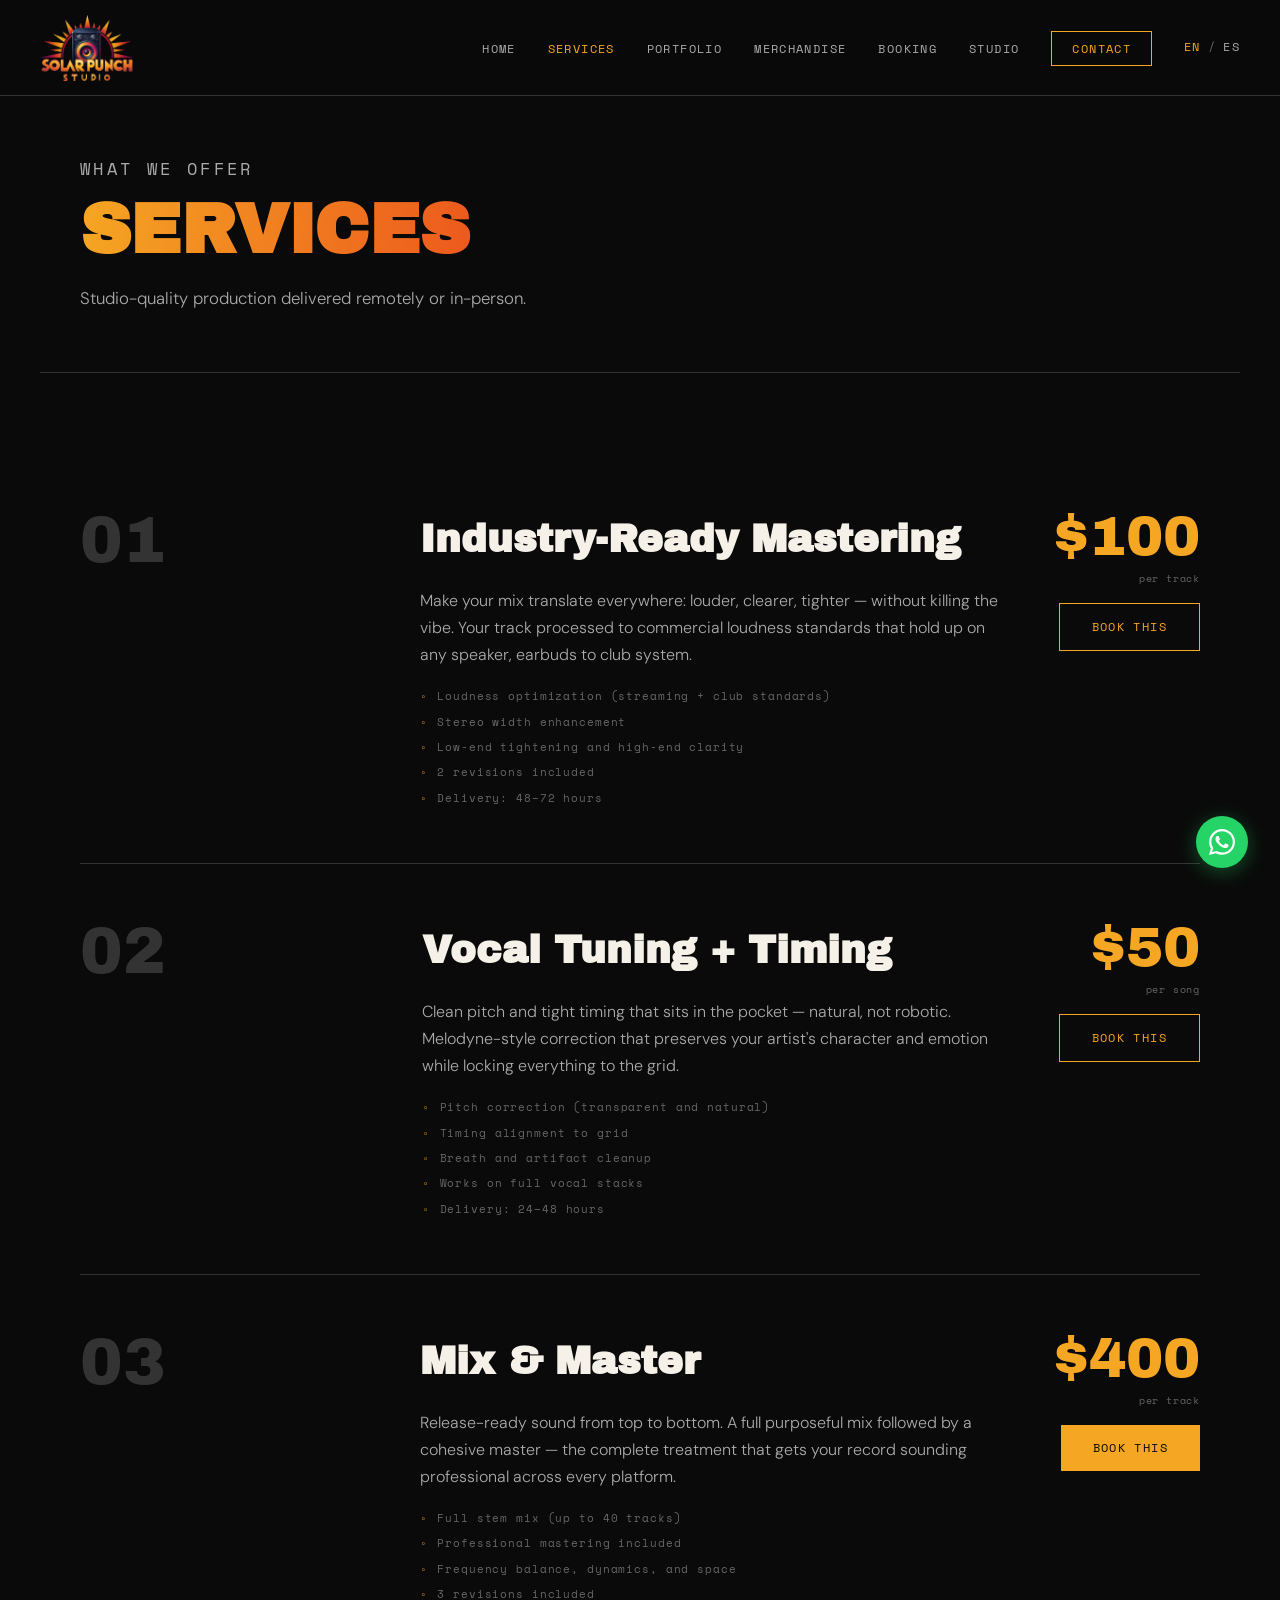
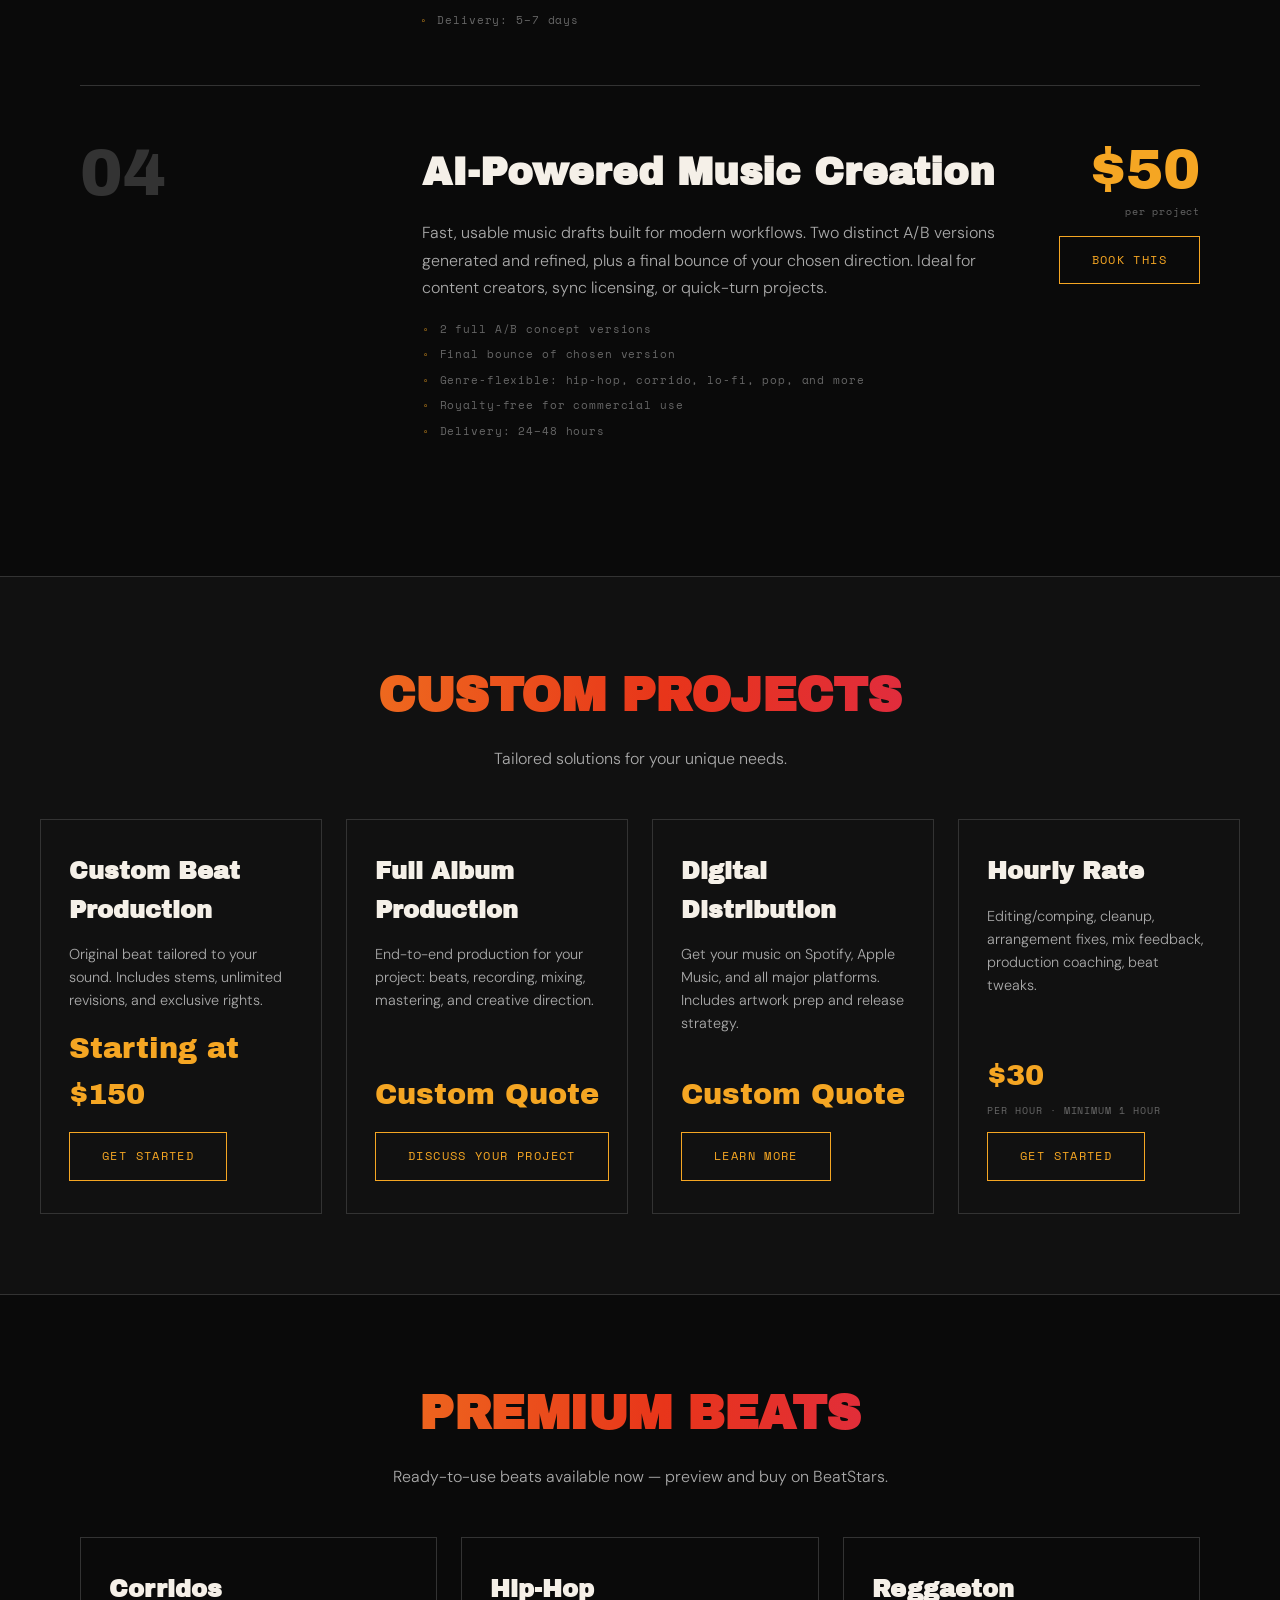
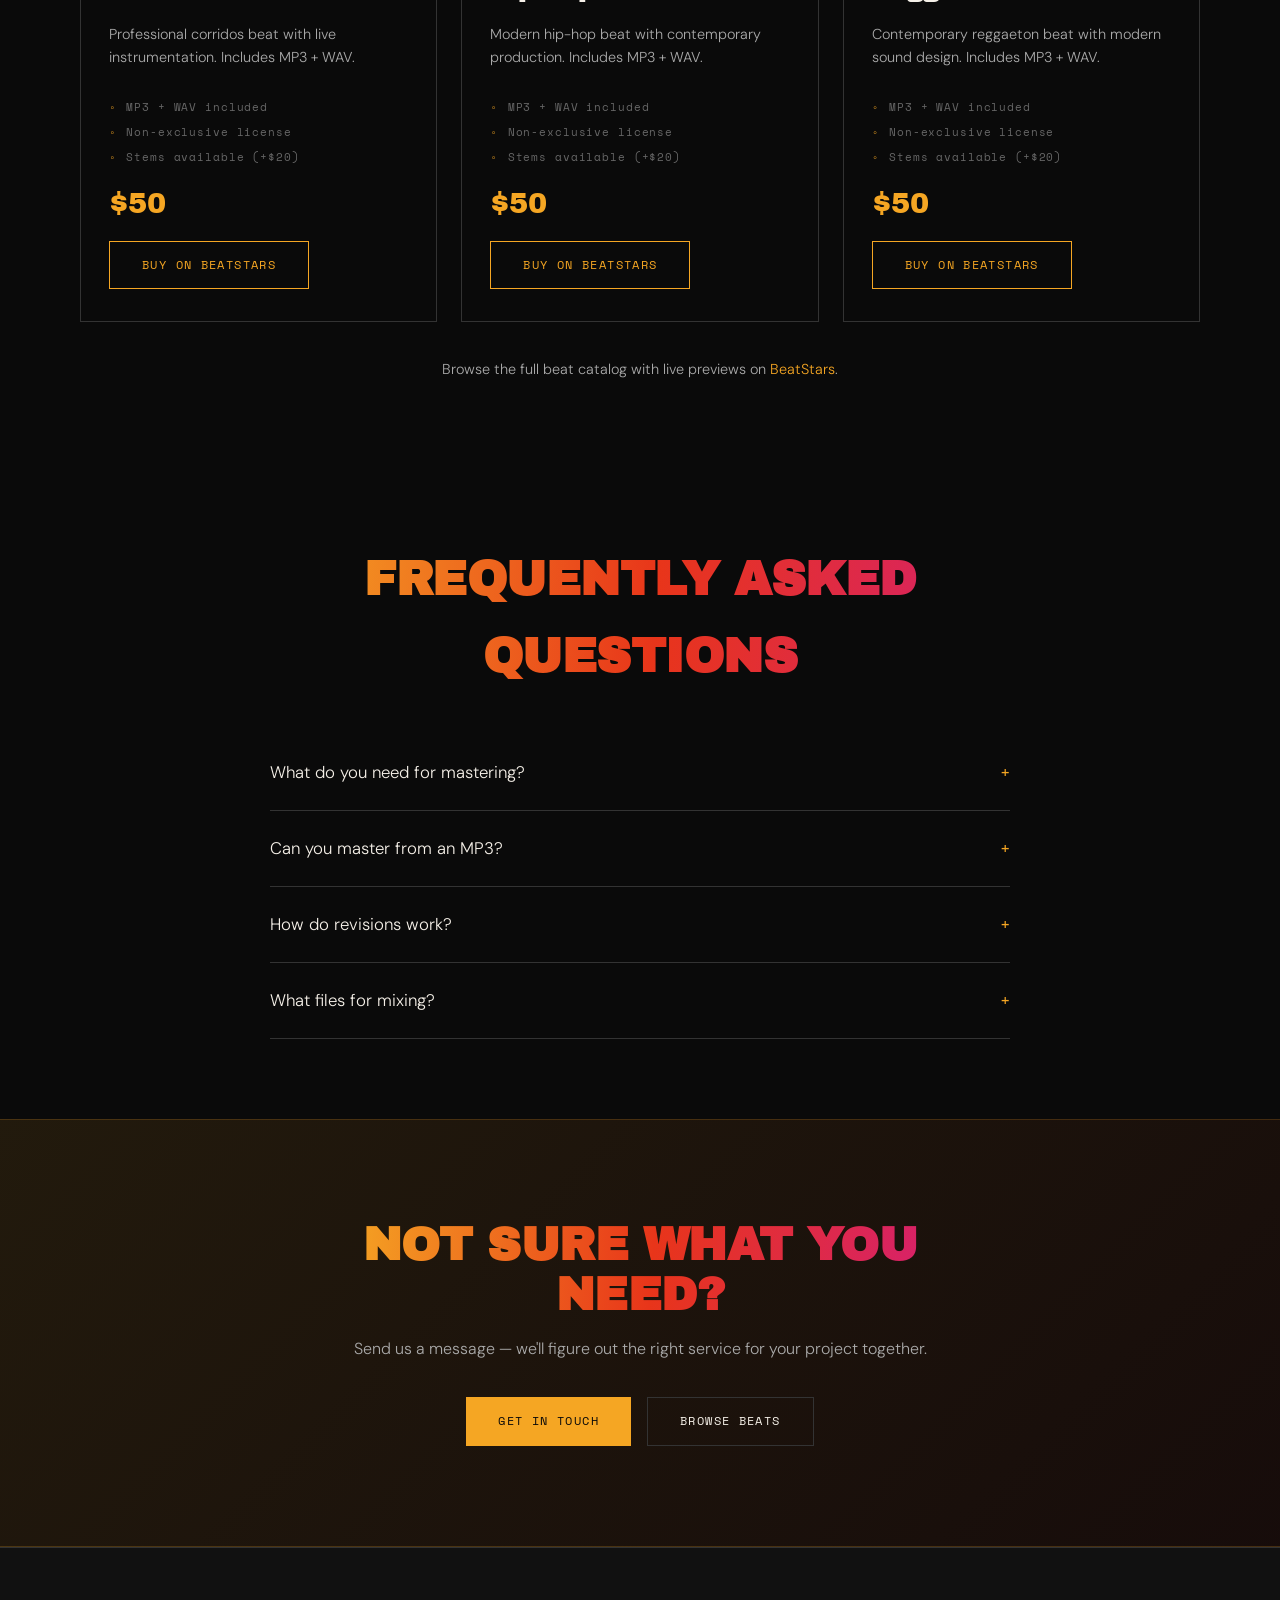
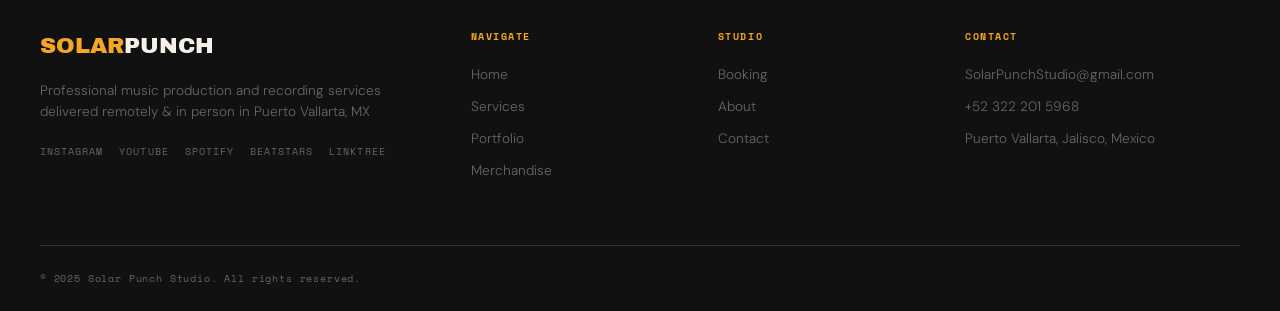
<file: files/services.html>
<!DOCTYPE html>
<html lang="en">
<head>
  <meta charset="UTF-8" />
  <meta name="viewport" content="width=device-width, initial-scale=1.0" />
  <link rel="canonical" href="https://solarpunchmusic.com/services" />
  <link rel="alternate" hreflang="en" href="https://solarpunchmusic.com/services" />
  <link rel="alternate" hreflang="es" href="https://solarpunchmusic.com/es/services" />
  <link rel="alternate" hreflang="x-default" href="https://solarpunchmusic.com/services" />
  <title>Mixing, Mastering &amp; Beat Production | Solar Punch Studio</title>
  <meta name="description" content="Professional mixing, mastering, vocal tuning, beat production and AI music for rappers, urban and regional artists. Send stems, sound pro. Remote worldwide." />
  <link rel="icon" href="favicon.ico?v=2" sizes="any" />
  <link rel="icon" type="image/png" sizes="32x32" href="favicon-32.png?v=2" />
  <link rel="icon" type="image/png" sizes="16x16" href="favicon-16.png?v=2" />
  <link rel="apple-touch-icon" href="apple-touch-icon.png?v=2" />
  <link rel="preconnect" href="https://fonts.googleapis.com" />
  <link rel="preconnect" href="https://fonts.gstatic.com" crossorigin />
  <link href="https://fonts.googleapis.com/css2?family=Archivo+Black&family=DM+Sans:ital,opsz,wght@0,9..40,300;0,9..40,400;0,9..40,500;1,9..40,300&family=Space+Mono:ital,wght@0,400;0,700;1,400&display=swap" rel="stylesheet" />
  <link rel="stylesheet" href="style.css?v=2" />
  <style>
    .services-full { padding: 80px 40px; max-width: var(--max-w); margin: 0 auto; }
    .service-row {
      display: grid; grid-template-columns: 1fr 2fr auto;
      gap: 48px; align-items: start;
      padding: 56px 0;
      border-bottom: 1px solid var(--border);
    }
    .service-row:last-child { border-bottom: none; }
    .service-row-num {
      font-family: var(--font-display);
      font-size: 4rem;
      color: var(--border);
      line-height: 1;
    }
    .service-row-body {}
    .service-row-body h2 {
      font-family: var(--font-display);
      font-size: 2.4rem;
      margin-bottom: 16px;
    }
    .service-row-body p {
      color: var(--light); font-weight: 300; line-height: 1.7;
      margin-bottom: 20px;
    }
    .service-includes {
      display: flex; flex-direction: column; gap: 8px; margin-top: 16px;
    }
    .service-includes li {
      font-family: var(--font-mono);
      font-size: 0.68rem;
      letter-spacing: 0.08em;
      color: var(--muted);
      display: flex; align-items: center; gap: 10px;
    }
    .service-includes li::before {
      content: '◦';
      color: var(--sun);
    }
    .service-row-price { text-align: right; white-space: nowrap; }
    .service-row-price .price-num {
      font-family: var(--font-display);
      font-size: 3.5rem;
      color: var(--sun);
      line-height: 1;
      display: block;
    }
    .service-row-price .price-note {
      font-family: var(--font-mono);
      font-size: 0.62rem;
      letter-spacing: 0.08em;
      color: var(--muted);
      display: block;
      margin-top: 6px;
    }
    .service-row-price .btn { margin-top: 16px; }

    /* Custom projects + hourly */
    .custom-section { background: var(--off-black); border-top: 1px solid var(--border); border-bottom: 1px solid var(--border); padding: 80px 40px; }
    .custom-inner { max-width: var(--max-w); margin: 0 auto; }
    .custom-head { text-align: center; margin-bottom: 48px; }
    .custom-head h2 { font-family: var(--font-display); font-size: clamp(2rem, 4vw, 3rem); margin-bottom: 12px; }
    .custom-head p { color: var(--light); }
    .custom-grid { display: grid; grid-template-columns: repeat(auto-fit, minmax(260px, 1fr)); gap: 24px; }
    .custom-card { border: 1px solid var(--border); padding: 32px 28px; display: flex; flex-direction: column; gap: 14px; transition: border-color var(--transition), transform var(--transition); }
    .custom-card:hover { border-color: var(--sun); transform: translateY(-4px); }
    .custom-card h3 { font-family: var(--font-display); font-size: 1.5rem; }
    .custom-card p { font-size: 0.9rem; color: var(--light); line-height: 1.6; flex: 1; }
    .custom-price { font-family: var(--font-display); font-size: 1.8rem; color: var(--sun); }
    .custom-price small { font-family: var(--font-mono); font-size: 0.6rem; letter-spacing: 0.1em; color: var(--muted); display: block; text-transform: uppercase; margin-top: 4px; }
    .custom-card .btn { align-self: flex-start; }

    /* FAQ */
    .faq-section { max-width: 820px; margin: 0 auto; padding: 80px 40px; }
    .faq-section h2 { font-family: var(--font-display); font-size: clamp(2rem, 4vw, 3rem); text-align: center; margin-bottom: 40px; }
    .faq-item { border-bottom: 1px solid var(--border); }
    .faq-q { width: 100%; text-align: left; display: flex; justify-content: space-between; align-items: center; gap: 16px; padding: 24px 0; font-family: var(--font-body); font-size: 1.05rem; color: var(--white); transition: color var(--transition); }
    .faq-q:hover { color: var(--sun); }
    .faq-q .faq-icon { font-family: var(--font-mono); color: var(--sun); transition: transform var(--transition); flex-shrink: 0; }
    .faq-item.open .faq-q .faq-icon { transform: rotate(45deg); }
    .faq-a { max-height: 0; overflow: hidden; transition: max-height var(--transition); }
    .faq-a p { color: var(--light); font-weight: 300; line-height: 1.7; padding-bottom: 24px; }
    .faq-item.open .faq-a { max-height: 240px; }

    .beats-section { padding: 80px 40px; max-width: var(--max-w); margin: 0 auto; }
    .beats-note { text-align: center; margin-top: 36px; color: var(--light); font-size: 0.9rem; }
    .beats-note a { color: var(--sun); }
    @media (max-width: 800px) {
      .service-row { grid-template-columns: 1fr; gap: 24px; }
      .service-row-price { text-align: left; }
      .services-full { padding: 60px 24px; }
      .custom-section { padding: 60px 24px; }
      .faq-section { padding: 60px 24px; }
      .beats-section { padding: 60px 24px; }
    }
  </style>
</head>
<body>

  <nav class="nav" id="nav">
    <a href="index.html" class="nav-logo" aria-label="Solar Punch Studio — home">
      <img src="logo-full.png?v=2" alt="Solar Punch Studio" />
    </a>
    <button class="nav-toggle" id="navToggle" aria-label="Menu">
      <span></span><span></span><span></span>
    </button>
    <ul class="nav-links" id="navLinks">
      <li><a href="index.html">Home</a></li>
      <li><a href="services.html" class="active">Services</a></li>
      <li><a href="portfolio.html">Portfolio</a></li>
      <li><a href="https://www.supportthecreators.com" target="_blank" rel="noopener">Merchandise</a></li>
      <li><a href="booking.html">Booking</a></li>
      <li><a href="about.html">Studio</a></li>
      <li><a href="contact.html" class="nav-cta">Contact</a></li>
      <li class="nav-lang"><span class="lang-on">EN</span><span class="lang-sep">/</span><a href="es/services.html">ES</a></li>
    </ul>
  </nav>

  <div class="page-hero">
    <p class="section-label">What We Offer</p>
    <h1>Services</h1>
    <p>Studio-quality production delivered remotely or in-person.</p>
  </div>

  <div class="services-full">

    <div class="service-row">
      <div class="service-row-num">01</div>
      <div class="service-row-body">
        <h2>Industry-Ready Mastering</h2>
        <p>Make your mix translate everywhere: louder, clearer, tighter — without killing the vibe. Your track processed to commercial loudness standards that hold up on any speaker, earbuds to club system.</p>
        <ul class="service-includes">
          <li>Loudness optimization (streaming + club standards)</li>
          <li>Stereo width enhancement</li>
          <li>Low-end tightening and high-end clarity</li>
          <li>2 revisions included</li>
          <li>Delivery: 48–72 hours</li>
        </ul>
      </div>
      <div class="service-row-price">
        <span class="price-num">$100</span>
        <span class="price-note">per track</span>
        <a href="contact.html?service=mastering" class="btn btn-outline">Book This</a>
      </div>
    </div>

    <div class="service-row">
      <div class="service-row-num">02</div>
      <div class="service-row-body">
        <h2>Vocal Tuning + Timing</h2>
        <p>Clean pitch and tight timing that sits in the pocket — natural, not robotic. Melodyne-style correction that preserves your artist's character and emotion while locking everything to the grid.</p>
        <ul class="service-includes">
          <li>Pitch correction (transparent and natural)</li>
          <li>Timing alignment to grid</li>
          <li>Breath and artifact cleanup</li>
          <li>Works on full vocal stacks</li>
          <li>Delivery: 24–48 hours</li>
        </ul>
      </div>
      <div class="service-row-price">
        <span class="price-num">$50</span>
        <span class="price-note">per song</span>
        <a href="contact.html?service=vocals" class="btn btn-outline">Book This</a>
      </div>
    </div>

    <div class="service-row">
      <div class="service-row-num">03</div>
      <div class="service-row-body">
        <h2>Mix &amp; Master</h2>
        <p>Release-ready sound from top to bottom. A full purposeful mix followed by a cohesive master — the complete treatment that gets your record sounding professional across every platform.</p>
        <ul class="service-includes">
          <li>Full stem mix (up to 40 tracks)</li>
          <li>Professional mastering included</li>
          <li>Frequency balance, dynamics, and space</li>
          <li>3 revisions included</li>
          <li>Delivery: 5–7 days</li>
        </ul>
      </div>
      <div class="service-row-price">
        <span class="price-num">$400</span>
        <span class="price-note">per track</span>
        <a href="contact.html?service=mixmaster" class="btn btn-primary">Book This</a>
      </div>
    </div>

    <div class="service-row">
      <div class="service-row-num">04</div>
      <div class="service-row-body">
        <h2>AI-Powered Music Creation</h2>
        <p>Fast, usable music drafts built for modern workflows. Two distinct A/B versions generated and refined, plus a final bounce of your chosen direction. Ideal for content creators, sync licensing, or quick-turn projects.</p>
        <ul class="service-includes">
          <li>2 full A/B concept versions</li>
          <li>Final bounce of chosen version</li>
          <li>Genre-flexible: hip-hop, corrido, lo-fi, pop, and more</li>
          <li>Royalty-free for commercial use</li>
          <li>Delivery: 24–48 hours</li>
        </ul>
      </div>
      <div class="service-row-price">
        <span class="price-num">$50</span>
        <span class="price-note">per project</span>
        <a href="contact.html?service=ai-music" class="btn btn-outline">Book This</a>
      </div>
    </div>

  </div>

  <section class="custom-section">
    <div class="custom-inner">
      <div class="custom-head">
        <h2>Custom Projects</h2>
        <p>Tailored solutions for your unique needs.</p>
      </div>
      <div class="custom-grid">
        <div class="custom-card">
          <h3>Custom Beat Production</h3>
          <p>Original beat tailored to your sound. Includes stems, unlimited revisions, and exclusive rights.</p>
          <div class="custom-price">Starting at $150</div>
          <a href="contact.html?service=custom-beat" class="btn btn-outline">Get Started</a>
        </div>
        <div class="custom-card">
          <h3>Full Album Production</h3>
          <p>End-to-end production for your project: beats, recording, mixing, mastering, and creative direction.</p>
          <div class="custom-price">Custom Quote</div>
          <a href="contact.html?service=album" class="btn btn-outline">Discuss Your Project</a>
        </div>
        <div class="custom-card">
          <h3>Digital Distribution</h3>
          <p>Get your music on Spotify, Apple Music, and all major platforms. Includes artwork prep and release strategy.</p>
          <div class="custom-price">Custom Quote</div>
          <a href="contact.html?service=distribution" class="btn btn-outline">Learn More</a>
        </div>
        <div class="custom-card">
          <h3>Hourly Rate</h3>
          <p>Editing/comping, cleanup, arrangement fixes, mix feedback, production coaching, beat tweaks.</p>
          <div class="custom-price">$30 <small>per hour · minimum 1 hour</small></div>
          <a href="contact.html?service=hourly" class="btn btn-outline">Get Started</a>
        </div>
      </div>
    </div>
  </section>

  <section class="beats-section">
    <div class="custom-head">
      <h2>Premium Beats</h2>
      <p>Ready-to-use beats available now — preview and buy on BeatStars.</p>
    </div>
    <div class="custom-grid">
      <div class="custom-card">
        <h3>Corridos</h3>
        <p>Professional corridos beat with live instrumentation. Includes MP3 + WAV.</p>
        <ul class="service-includes">
          <li>MP3 + WAV included</li>
          <li>Non-exclusive license</li>
          <li>Stems available (+$20)</li>
        </ul>
        <div class="custom-price">$50</div>
        <a href="https://beatstars.com/SolarPunchStudio" target="_blank" rel="noopener" class="btn btn-outline">Buy on BeatStars</a>
      </div>
      <div class="custom-card">
        <h3>Hip-Hop</h3>
        <p>Modern hip-hop beat with contemporary production. Includes MP3 + WAV.</p>
        <ul class="service-includes">
          <li>MP3 + WAV included</li>
          <li>Non-exclusive license</li>
          <li>Stems available (+$20)</li>
        </ul>
        <div class="custom-price">$50</div>
        <a href="https://beatstars.com/SolarPunchStudio" target="_blank" rel="noopener" class="btn btn-outline">Buy on BeatStars</a>
      </div>
      <div class="custom-card">
        <h3>Reggaeton</h3>
        <p>Contemporary reggaeton beat with modern sound design. Includes MP3 + WAV.</p>
        <ul class="service-includes">
          <li>MP3 + WAV included</li>
          <li>Non-exclusive license</li>
          <li>Stems available (+$20)</li>
        </ul>
        <div class="custom-price">$50</div>
        <a href="https://beatstars.com/SolarPunchStudio" target="_blank" rel="noopener" class="btn btn-outline">Buy on BeatStars</a>
      </div>
    </div>
    <p class="beats-note">Browse the full beat catalog with live previews on
      <a href="https://beatstars.com/SolarPunchStudio" target="_blank" rel="noopener">BeatStars</a>.</p>
  </section>

  <section class="faq-section">
    <h2>Frequently Asked Questions</h2>

    <div class="faq-item">
      <button class="faq-q" aria-expanded="false">What do you need for mastering?<span class="faq-icon">+</span></button>
      <div class="faq-a"><p>Final stereo WAV, 1–2 references, target platform.</p></div>
    </div>
    <div class="faq-item">
      <button class="faq-q" aria-expanded="false">Can you master from an MP3?<span class="faq-icon">+</span></button>
      <div class="faq-a"><p>Possible but limited; WAV/AIFF preferred.</p></div>
    </div>
    <div class="faq-item">
      <button class="faq-q" aria-expanded="false">How do revisions work?<span class="faq-icon">+</span></button>
      <div class="faq-a"><p>Tone/loudness/balance/stereo adjustments based on your notes.</p></div>
    </div>
    <div class="faq-item">
      <button class="faq-q" aria-expanded="false">What files for mixing?<span class="faq-icon">+</span></button>
      <div class="faq-a"><p>Stems WAV, rough mix, BPM, 2 references.</p></div>
    </div>
  </section>

  <section class="cta-banner">
    <div class="cta-banner-inner">
      <h2>Not Sure What You Need?</h2>
      <p>Send us a message — we'll figure out the right service for your project together.</p>
      <div class="cta-actions">
        <a href="contact.html" class="btn btn-primary">Get in Touch</a>
        <a href="https://beatstars.com/SolarPunchStudio" target="_blank" rel="noopener" class="btn btn-ghost">Browse Beats</a>
      </div>
    </div>
  </section>

  <footer class="footer">
    <div class="footer-inner">
      <div class="footer-brand">
        <span class="logo-solar">SOLAR</span><span class="logo-punch">PUNCH</span>
        <p>Professional music production and recording services delivered remotely &amp; in person in Puerto Vallarta, MX</p>
        <div class="footer-social">
          <a href="https://instagram.com/solarpunchstudio" target="_blank" rel="noopener">Instagram</a>
          <a href="https://www.youtube.com/@SolarPunch" target="_blank" rel="noopener">YouTube</a>
          <a href="https://open.spotify.com/artist/36GVCYs6DT2NwsbfyFRiIb" target="_blank" rel="noopener">Spotify</a>
          <a href="https://beatstars.com/SolarPunchStudio" target="_blank" rel="noopener">BeatStars</a>
          <a href="https://linktr.ee/SolarPunch" target="_blank" rel="noopener">Linktree</a>
        </div>
      </div>
      <div class="footer-col">
        <h5>Navigate</h5>
        <ul>
          <li><a href="index.html">Home</a></li>
          <li><a href="services.html">Services</a></li>
          <li><a href="portfolio.html">Portfolio</a></li>
          <li><a href="https://www.supportthecreators.com" target="_blank" rel="noopener">Merchandise</a></li>
        </ul>
      </div>
      <div class="footer-col">
        <h5>Studio</h5>
        <ul>
          <li><a href="booking.html">Booking</a></li>
          <li><a href="about.html">About</a></li>
          <li><a href="contact.html">Contact</a></li>
        </ul>
      </div>
      <div class="footer-col">
        <h5>Contact</h5>
        <ul>
          <li><a href="mailto:SolarPunchStudio@gmail.com">SolarPunchStudio@gmail.com</a></li>
          <li><a href="https://wa.me/523222015968" target="_blank" rel="noopener">+52 322 201 5968</a></li>
          <li>Puerto Vallarta, Jalisco, Mexico</li>
        </ul>
      </div>
    </div>
    <div class="footer-bottom">
      <p>© 2025 Solar Punch Studio. All rights reserved.</p>
    </div>
  </footer>

  <a href="https://wa.me/523222015968?text=Hi%20Solar%20Punch%20Studio%2C%20I%27m%20interested%20in%20your%20services" class="wa-float" target="_blank" rel="noopener" aria-label="WhatsApp">
    <svg viewBox="0 0 24 24" fill="currentColor"><path d="M17.472 14.382c-.297-.149-1.758-.867-2.03-.967-.273-.099-.471-.148-.67.15-.197.297-.767.966-.94 1.164-.173.199-.347.223-.644.075-.297-.15-1.255-.463-2.39-1.475-.883-.788-1.48-1.761-1.653-2.059-.173-.297-.018-.458.13-.606.134-.133.298-.347.446-.52.149-.174.198-.298.298-.497.099-.198.05-.371-.025-.52-.075-.149-.669-1.612-.916-2.207-.242-.579-.487-.5-.669-.51-.173-.008-.371-.01-.57-.01-.198 0-.52.074-.792.372-.272.297-1.04 1.016-1.04 2.479 0 1.462 1.065 2.875 1.213 3.074.149.198 2.096 3.2 5.077 4.487.709.306 1.262.489 1.694.625.712.227 1.36.195 1.871.118.571-.085 1.758-.719 2.006-1.413.248-.694.248-1.289.173-1.413-.074-.124-.272-.198-.57-.347m-5.421 7.403h-.004a9.87 9.87 0 01-5.031-1.378l-.361-.214-3.741.982.998-3.648-.235-.374a9.86 9.86 0 01-1.51-5.26c.001-5.45 4.436-9.884 9.888-9.884 2.64 0 5.122 1.03 6.988 2.898a9.825 9.825 0 012.893 6.994c-.003 5.45-4.437 9.884-9.885 9.884m8.413-18.297A11.815 11.815 0 0012.05 0C5.495 0 .16 5.335.157 11.892c0 2.096.547 4.142 1.588 5.945L.057 24l6.305-1.654a11.882 11.882 0 005.683 1.448h.005c6.554 0 11.89-5.335 11.893-11.893a11.821 11.821 0 00-3.48-8.413z"/></svg>
  </a>

  <script src="main.js?v=2"></script>
  <script>
    // FAQ accordion
    document.querySelectorAll('.faq-q').forEach(function (q) {
      q.addEventListener('click', function () {
        const item = q.closest('.faq-item');
        const open = item.classList.toggle('open');
        q.setAttribute('aria-expanded', open ? 'true' : 'false');
      });
    });
  </script>
</body>
</html>
</file>
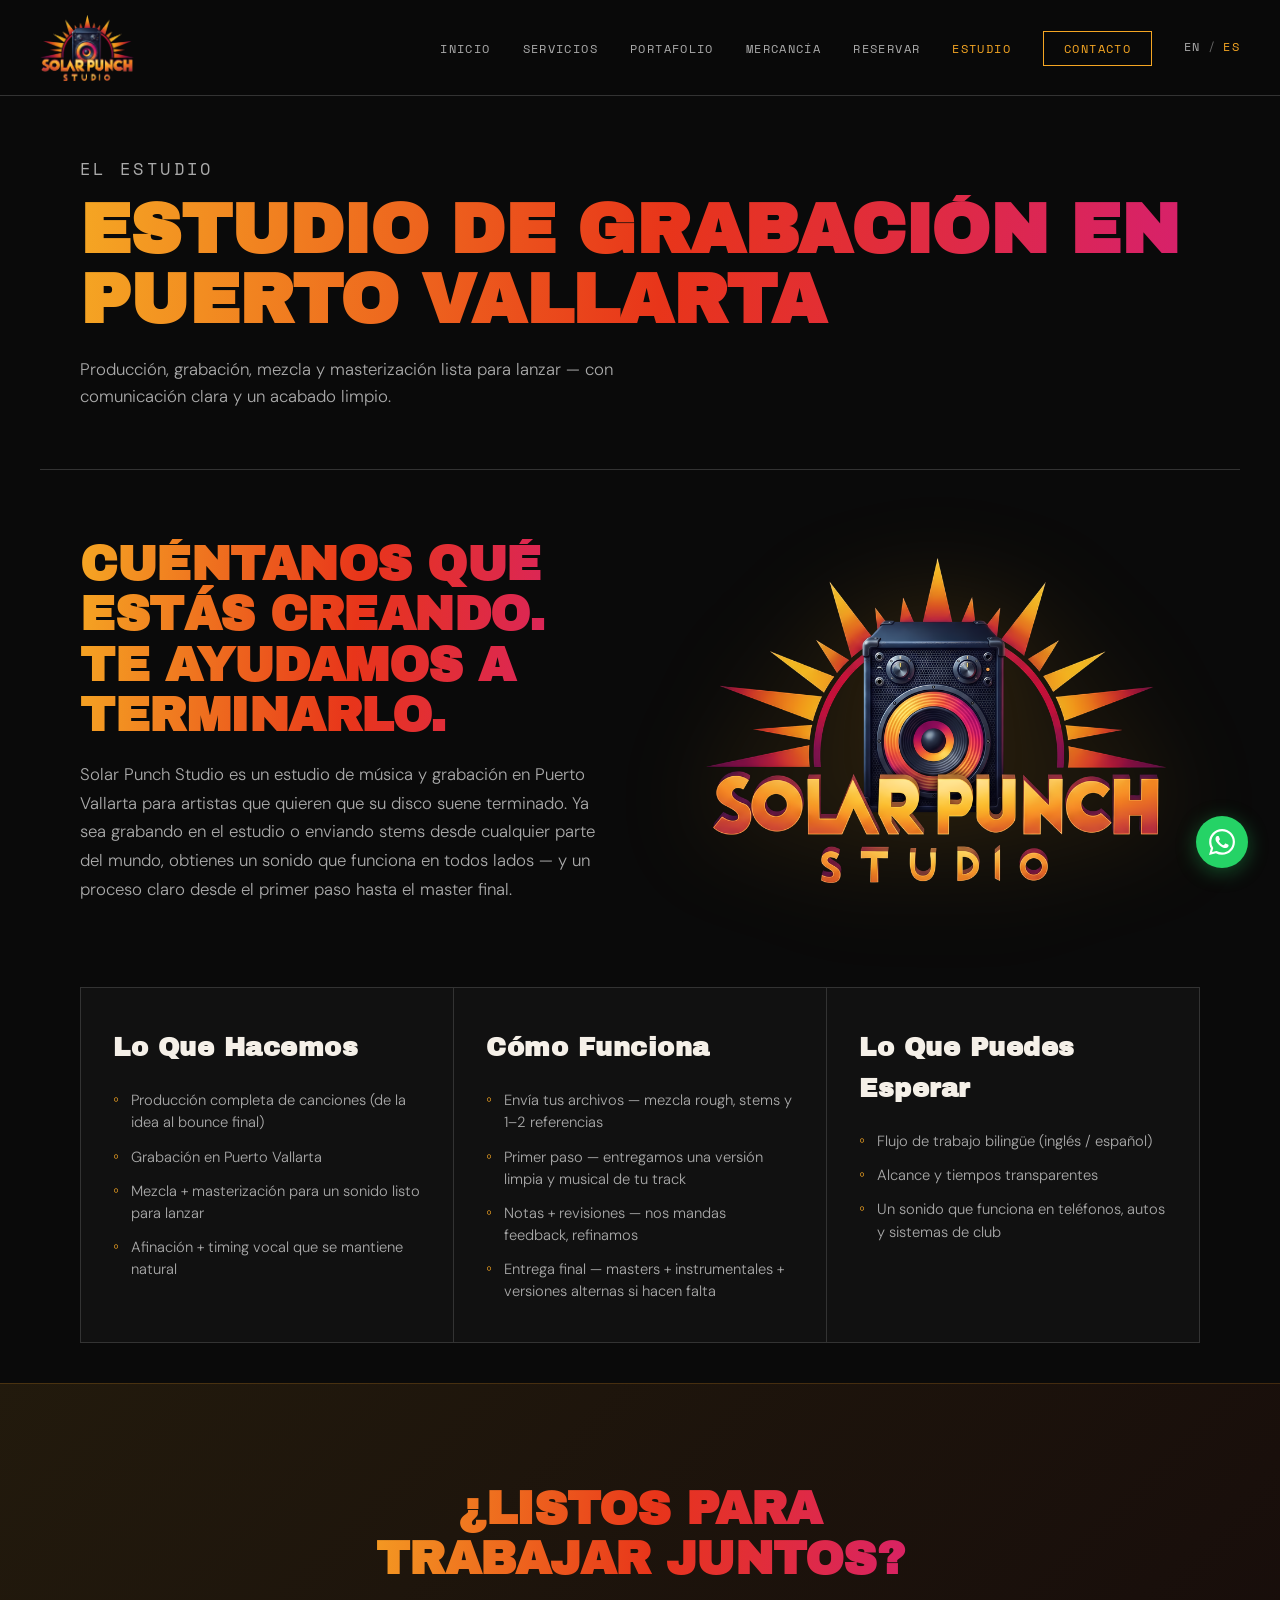
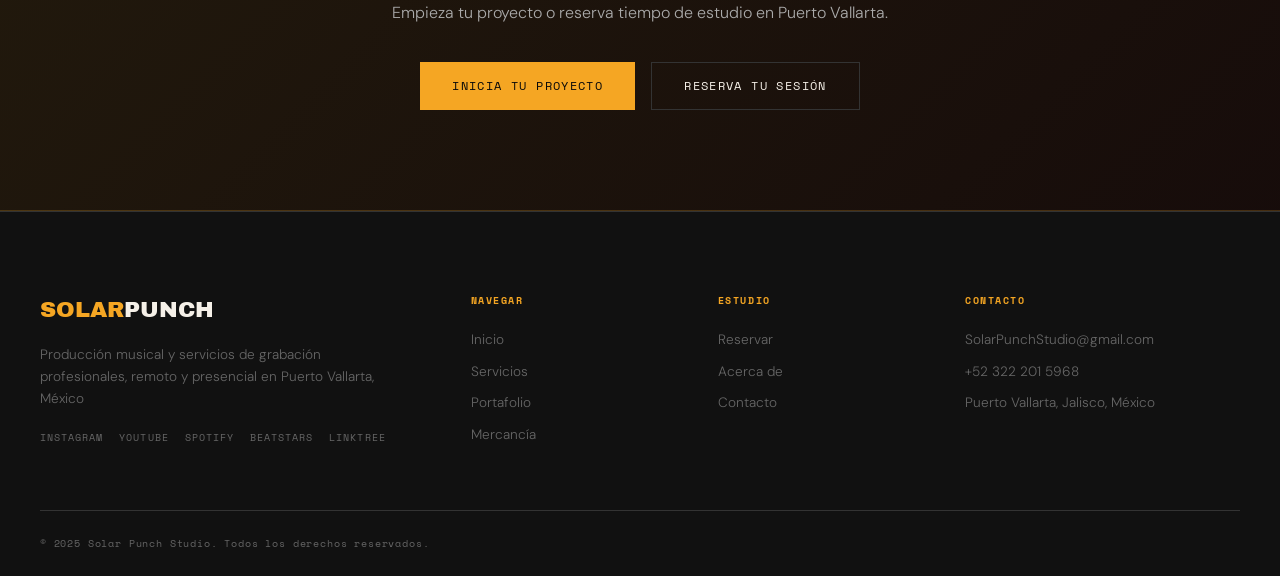
<file: files/es/about.html>
<!DOCTYPE html>
<html lang="es">
<head>
  <!-- SPANISH MIRROR — TODO: translate copy (currently English placeholder) -->
  <meta charset="UTF-8" />
  <meta name="viewport" content="width=device-width, initial-scale=1.0" />
  <link rel="canonical" href="https://solarpunchmusic.com/es/about" />
  <link rel="alternate" hreflang="en" href="https://solarpunchmusic.com/about" />
  <link rel="alternate" hreflang="es" href="https://solarpunchmusic.com/es/about" />
  <link rel="alternate" hreflang="x-default" href="https://solarpunchmusic.com/about" />
  <title>Estudio de Grabación en Puerto Vallarta | Solar Punch Studio</title>
  <meta name="description" content="Estudio de grabación y música en Puerto Vallarta. Grabación, mezcla y masterización para artistas de rap, urbano y regional — remoto o presencial. Solar Punch Studio." />
  <link rel="icon" href="../favicon.ico?v=2" sizes="any" />
  <link rel="icon" type="image/png" sizes="32x32" href="../favicon-32.png?v=2" />
  <link rel="icon" type="image/png" sizes="16x16" href="../favicon-16.png?v=2" />
  <link rel="apple-touch-icon" href="../apple-touch-icon.png?v=2" />
  <link rel="preconnect" href="https://fonts.googleapis.com" />
  <link rel="preconnect" href="https://fonts.gstatic.com" crossorigin />
  <link href="https://fonts.googleapis.com/css2?family=Archivo+Black&family=DM+Sans:ital,opsz,wght@0,9..40,300;0,9..40,400;0,9..40,500;1,9..40,300&family=Space+Mono:ital,wght@0,400;0,700;1,400&display=swap" rel="stylesheet" />
  <link rel="stylesheet" href="../style.css?v=2" />
  <style>
    .about-page { padding: 64px 40px 40px; max-width: var(--max-w); margin: 0 auto; }

    .about-intro {
      display: grid;
      grid-template-columns: 1fr 1fr;
      gap: 64px;
      align-items: center;
      margin-bottom: 80px;
    }
    .about-logo-wrap {
      display: flex; align-items: center; justify-content: center;
      padding: 24px;
    }
    .about-logo-wrap img {
      width: 100%; max-width: 460px;
      filter: drop-shadow(0 0 50px rgba(245,166,35,0.18));
    }
    .about-intro-text h2 {
      font-family: var(--font-display);
      font-size: clamp(2rem, 4vw, 3rem);
      line-height: 1.05;
      margin-bottom: 20px;
    }
    .about-intro-text p {
      color: var(--light); font-weight: 300; line-height: 1.7; font-size: 1.05rem;
    }

    .pillars {
      display: grid;
      grid-template-columns: repeat(auto-fit, minmax(280px, 1fr));
      gap: 1px;
      background: var(--border);
      border: 1px solid var(--border);
    }
    .pillar {
      background: var(--off-black);
      padding: 40px 32px;
      transition: background var(--transition);
    }
    .pillar:hover { background: var(--dark); }
    .pillar h3 {
      font-family: var(--font-display);
      font-size: 1.6rem;
      letter-spacing: 0.02em;
      margin-bottom: 20px;
      color: var(--white);
    }
    .pillar ul { display: flex; flex-direction: column; gap: 12px; }
    .pillar li {
      font-size: 0.92rem;
      color: var(--light);
      line-height: 1.5;
      display: flex; align-items: flex-start; gap: 12px;
    }
    .pillar li::before {
      content: '◦';
      color: var(--sun);
      font-size: 1.1rem;
      line-height: 1.2;
    }

    @media (max-width: 800px) {
      .about-page { padding: 48px 24px 24px; }
      .about-intro { grid-template-columns: 1fr; gap: 40px; margin-bottom: 56px; }
      .about-logo-wrap { order: -1; padding: 0; }
    }
  </style>
</head>
<body>

  <nav class="nav" id="nav">
    <a href="index.html" class="nav-logo" aria-label="Solar Punch Studio — home">
      <img src="../logo-full.png?v=2" alt="Solar Punch Studio" />
    </a>
    <button class="nav-toggle" id="navToggle" aria-label="Menu">
      <span></span><span></span><span></span>
    </button>
    <ul class="nav-links" id="navLinks">
      <li><a href="index.html">Inicio</a></li>
      <li><a href="services.html">Servicios</a></li>
      <li><a href="portfolio.html">Portafolio</a></li>
      <li><a href="https://www.supportthecreators.com" target="_blank" rel="noopener">Mercancía</a></li>
      <li><a href="booking.html">Reservar</a></li>
      <li><a href="about.html" class="active">Estudio</a></li>
      <li><a href="contact.html" class="nav-cta">Contacto</a></li>
      <li class="nav-lang"><a href="../about.html">EN</a><span class="lang-sep">/</span><span class="lang-on">ES</span></li>
    </ul>
  </nav>

  <div class="page-hero">
    <p class="section-label">El Estudio</p>
    <h1>Estudio de Grabación en Puerto Vallarta</h1>
    <p>Producción, grabación, mezcla y masterización lista para lanzar — con comunicación clara y un acabado limpio.</p>
  </div>

  <div class="about-page">

    <div class="about-intro">
      <div class="about-intro-text">
        <h2>Cuéntanos qué estás creando.<br>Te ayudamos a terminarlo.</h2>
        <p>Solar Punch Studio es un estudio de música y grabación en Puerto Vallarta para artistas que quieren que su disco suene terminado. Ya sea grabando en el estudio o enviando stems desde cualquier parte del mundo, obtienes un sonido que funciona en todos lados — y un proceso claro desde el primer paso hasta el master final.</p>
      </div>
      <div class="about-logo-wrap">
        <img src="../logo-full.png?v=2" alt="Logo de Solar Punch Studio" width="460" height="325" />
      </div>
    </div>

    <div class="pillars">
      <div class="pillar">
        <h3>Lo Que Hacemos</h3>
        <ul>
          <li>Producción completa de canciones (de la idea al bounce final)</li>
          <li>Grabación en Puerto Vallarta</li>
          <li>Mezcla + masterización para un sonido listo para lanzar</li>
          <li>Afinación + timing vocal que se mantiene natural</li>
        </ul>
      </div>
      <div class="pillar">
        <h3>Cómo Funciona</h3>
        <ul>
          <li>Envía tus archivos — mezcla rough, stems y 1–2 referencias</li>
          <li>Primer paso — entregamos una versión limpia y musical de tu track</li>
          <li>Notas + revisiones — nos mandas feedback, refinamos</li>
          <li>Entrega final — masters + instrumentales + versiones alternas si hacen falta</li>
        </ul>
      </div>
      <div class="pillar">
        <h3>Lo Que Puedes Esperar</h3>
        <ul>
          <li>Flujo de trabajo bilingüe (inglés / español)</li>
          <li>Alcance y tiempos transparentes</li>
          <li>Un sonido que funciona en teléfonos, autos y sistemas de club</li>
        </ul>
      </div>
    </div>

  </div>

  <section class="cta-banner">
    <div class="cta-banner-inner">
      <h2>¿Listos para Trabajar Juntos?</h2>
      <p>Empieza tu proyecto o reserva tiempo de estudio en Puerto Vallarta.</p>
      <div class="cta-actions">
        <a href="contact.html" class="btn btn-primary">Inicia tu Proyecto</a>
        <a href="booking.html" class="btn btn-ghost">Reserva tu Sesión</a>
      </div>
    </div>
  </section>

  <footer class="footer">
    <div class="footer-inner">
      <div class="footer-brand">
        <span class="logo-solar">SOLAR</span><span class="logo-punch">PUNCH</span>
        <p>Producción musical y servicios de grabación profesionales, remoto y presencial en Puerto Vallarta, México</p>
        <div class="footer-social">
          <a href="https://instagram.com/solarpunchstudio" target="_blank" rel="noopener">Instagram</a>
          <a href="https://www.youtube.com/@SolarPunch" target="_blank" rel="noopener">YouTube</a>
          <a href="https://open.spotify.com/artist/36GVCYs6DT2NwsbfyFRiIb" target="_blank" rel="noopener">Spotify</a>
          <a href="https://beatstars.com/SolarPunchStudio" target="_blank" rel="noopener">BeatStars</a>
          <a href="https://linktr.ee/SolarPunch" target="_blank" rel="noopener">Linktree</a>
        </div>
      </div>
      <div class="footer-col">
        <h5>Navegar</h5>
        <ul>
          <li><a href="index.html">Inicio</a></li>
          <li><a href="services.html">Servicios</a></li>
          <li><a href="portfolio.html">Portafolio</a></li>
          <li><a href="https://www.supportthecreators.com" target="_blank" rel="noopener">Mercancía</a></li>
        </ul>
      </div>
      <div class="footer-col">
        <h5>Estudio</h5>
        <ul>
          <li><a href="booking.html">Reservar</a></li>
          <li><a href="about.html">Acerca de</a></li>
          <li><a href="contact.html">Contacto</a></li>
        </ul>
      </div>
      <div class="footer-col">
        <h5>Contacto</h5>
        <ul>
          <li><a href="mailto:SolarPunchStudio@gmail.com">SolarPunchStudio@gmail.com</a></li>
          <li><a href="https://wa.me/523222015968" target="_blank" rel="noopener">+52 322 201 5968</a></li>
          <li>Puerto Vallarta, Jalisco, México</li>
        </ul>
      </div>
    </div>
    <div class="footer-bottom">
      <p>© 2025 Solar Punch Studio. Todos los derechos reservados.</p>
    </div>
  </footer>

  <a href="https://wa.me/523222015968?text=Hi%20Solar%20Punch%20Studio%2C%20I%27m%20interested%20in%20your%20services" class="wa-float" target="_blank" rel="noopener" aria-label="WhatsApp">
    <svg viewBox="0 0 24 24" fill="currentColor"><path d="M17.472 14.382c-.297-.149-1.758-.867-2.03-.967-.273-.099-.471-.148-.67.15-.197.297-.767.966-.94 1.164-.173.199-.347.223-.644.075-.297-.15-1.255-.463-2.39-1.475-.883-.788-1.48-1.761-1.653-2.059-.173-.297-.018-.458.13-.606.134-.133.298-.347.446-.52.149-.174.198-.298.298-.497.099-.198.05-.371-.025-.52-.075-.149-.669-1.612-.916-2.207-.242-.579-.487-.5-.669-.51-.173-.008-.371-.01-.57-.01-.198 0-.52.074-.792.372-.272.297-1.04 1.016-1.04 2.479 0 1.462 1.065 2.875 1.213 3.074.149.198 2.096 3.2 5.077 4.487.709.306 1.262.489 1.694.625.712.227 1.36.195 1.871.118.571-.085 1.758-.719 2.006-1.413.248-.694.248-1.289.173-1.413-.074-.124-.272-.198-.57-.347m-5.421 7.403h-.004a9.87 9.87 0 01-5.031-1.378l-.361-.214-3.741.982.998-3.648-.235-.374a9.86 9.86 0 01-1.51-5.26c.001-5.45 4.436-9.884 9.888-9.884 2.64 0 5.122 1.03 6.988 2.898a9.825 9.825 0 012.893 6.994c-.003 5.45-4.437 9.884-9.885 9.884m8.413-18.297A11.815 11.815 0 0012.05 0C5.495 0 .16 5.335.157 11.892c0 2.096.547 4.142 1.588 5.945L.057 24l6.305-1.654a11.882 11.882 0 005.683 1.448h.005c6.554 0 11.89-5.335 11.893-11.893a11.821 11.821 0 00-3.48-8.413z"/></svg>
  </a>

  <script src="../main.js?v=2"></script>
</body>
</html>
</file>
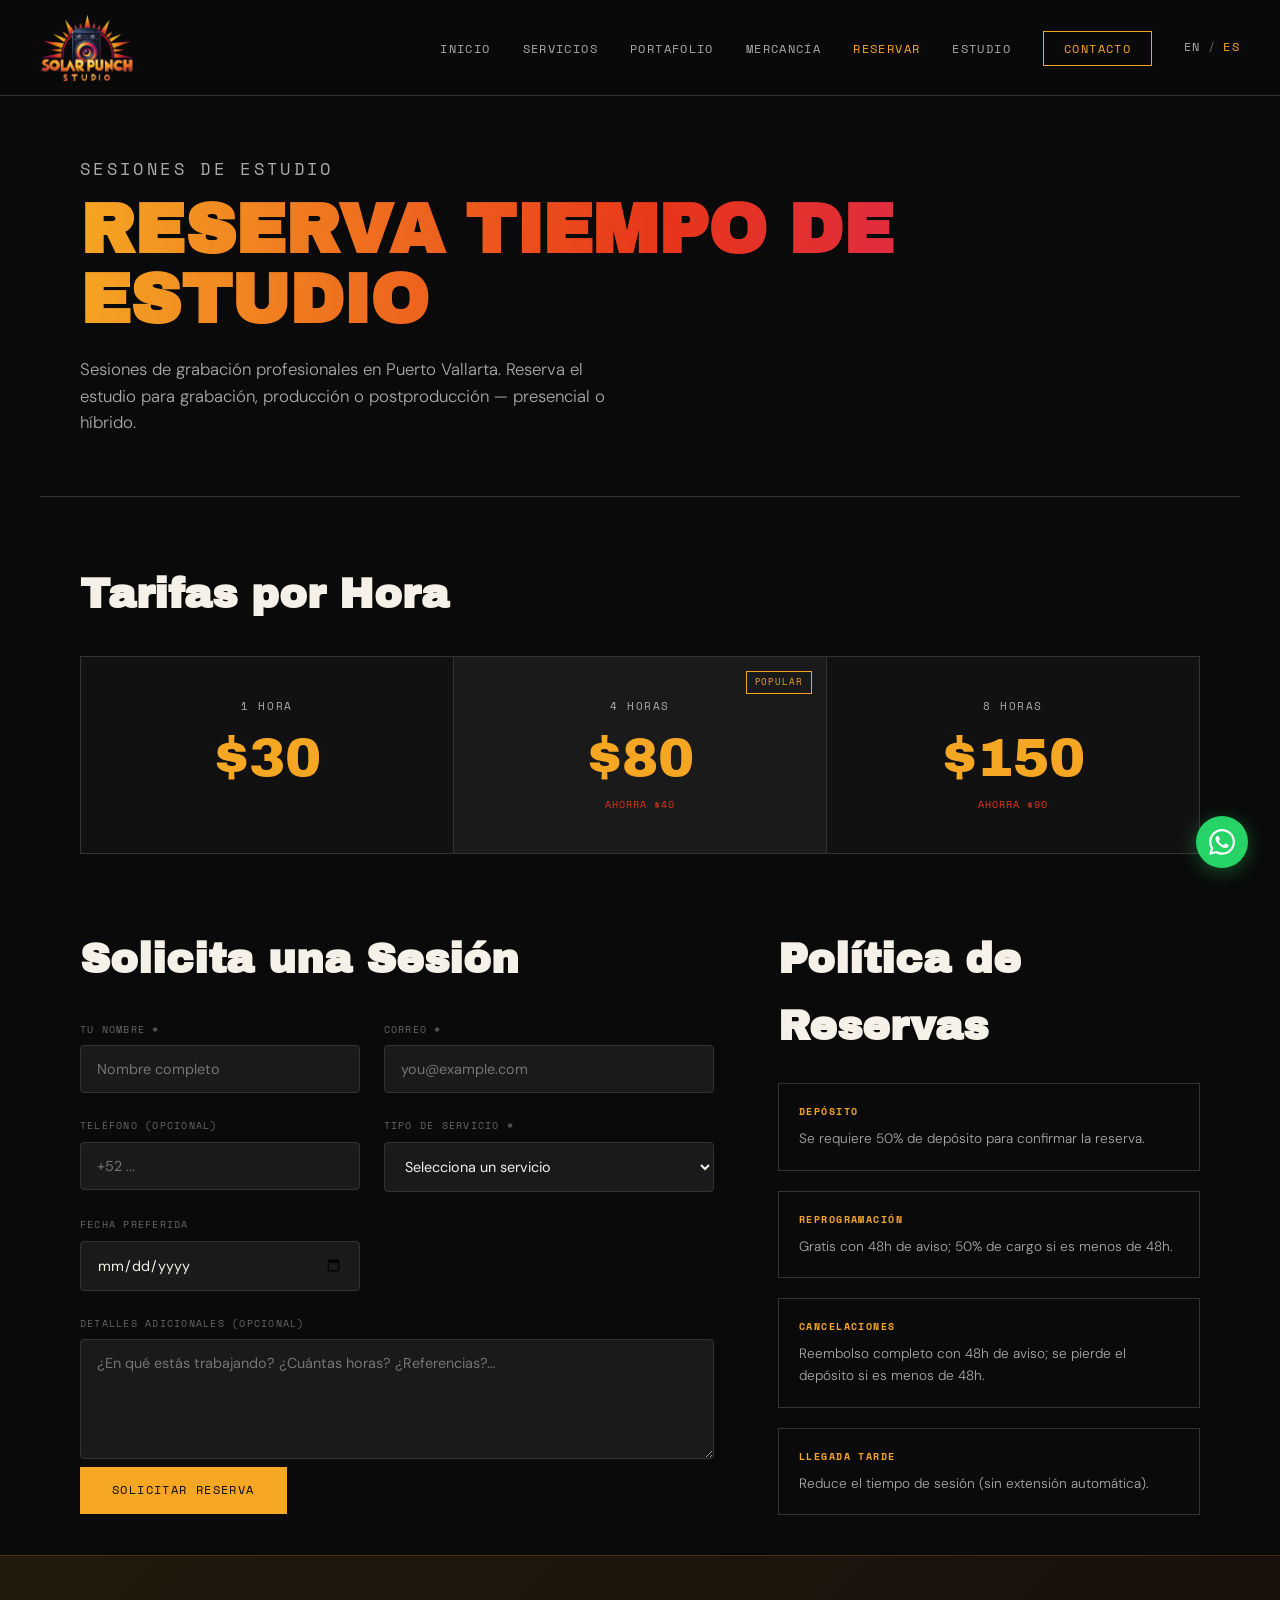
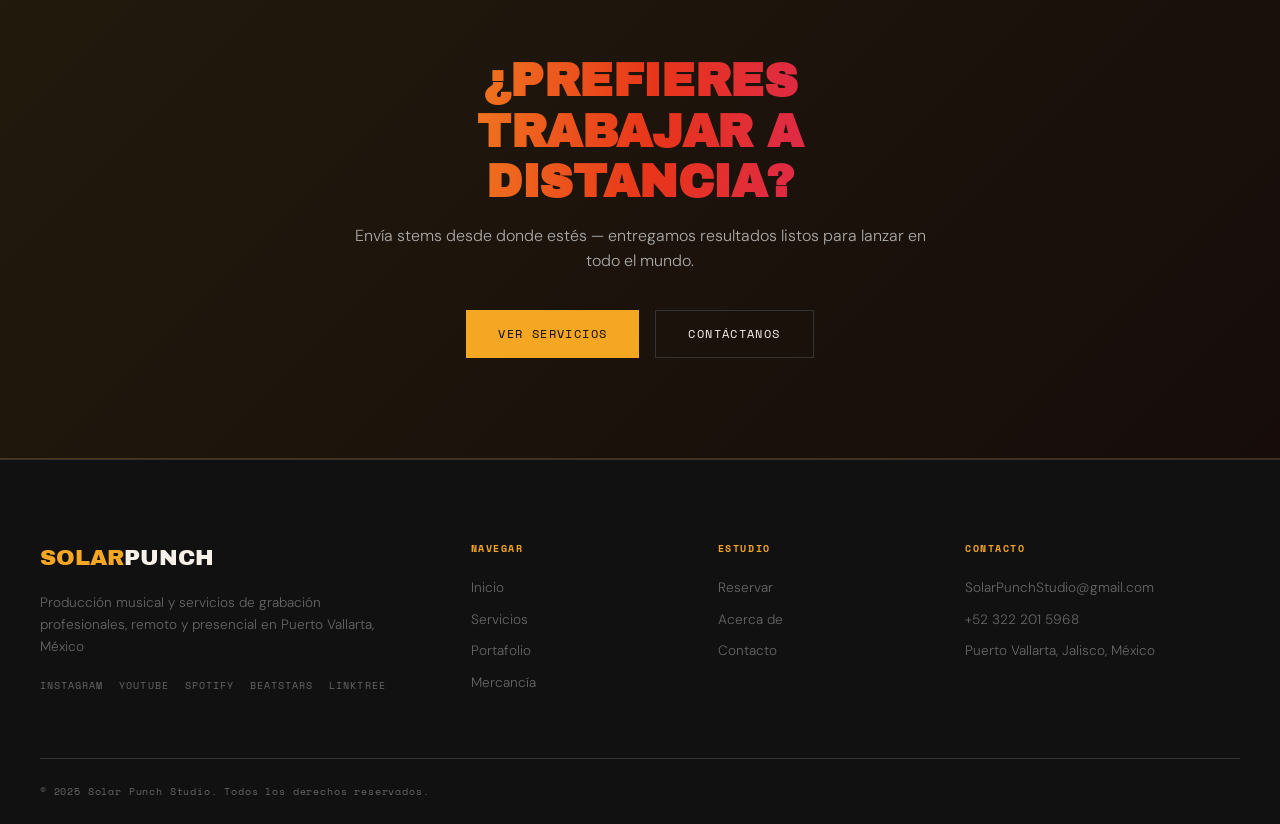
<file: files/es/booking.html>
<!DOCTYPE html>
<html lang="es">
<head>
  <!-- SPANISH MIRROR — TODO: translate copy (currently English placeholder) -->
  <meta charset="UTF-8" />
  <meta name="viewport" content="width=device-width, initial-scale=1.0" />
  <link rel="canonical" href="https://solarpunchmusic.com/es/booking" />
  <link rel="alternate" hreflang="en" href="https://solarpunchmusic.com/booking" />
  <link rel="alternate" hreflang="es" href="https://solarpunchmusic.com/es/booking" />
  <link rel="alternate" hreflang="x-default" href="https://solarpunchmusic.com/booking" />
  <title>Reservar — Solar Punch Studio</title>
  <meta name="description" content="Reserva sesiones de grabación profesionales en Solar Punch Studio en Puerto Vallarta. Tiempo de estudio por hora, sesiones de producción y postproducción." />
  <link rel="icon" href="../favicon.ico?v=2" sizes="any" />
  <link rel="icon" type="image/png" sizes="32x32" href="../favicon-32.png?v=2" />
  <link rel="icon" type="image/png" sizes="16x16" href="../favicon-16.png?v=2" />
  <link rel="apple-touch-icon" href="../apple-touch-icon.png?v=2" />
  <link rel="preconnect" href="https://fonts.googleapis.com" />
  <link rel="preconnect" href="https://fonts.gstatic.com" crossorigin />
  <link href="https://fonts.googleapis.com/css2?family=Archivo+Black&family=DM+Sans:ital,opsz,wght@0,9..40,300;0,9..40,400;0,9..40,500;1,9..40,300&family=Space+Mono:ital,wght@0,400;0,700;1,400&display=swap" rel="stylesheet" />
  <link rel="stylesheet" href="../style.css?v=2" />
  <style>
    .booking-page { padding: 64px 40px 40px; max-width: var(--max-w); margin: 0 auto; }
    .booking-block-title {
      font-family: var(--font-display);
      font-size: clamp(1.8rem, 4vw, 2.6rem);
      margin-bottom: 28px;
    }

    /* Rate cards */
    .rate-grid {
      display: grid;
      grid-template-columns: repeat(auto-fit, minmax(220px, 1fr));
      gap: 1px;
      background: var(--border);
      border: 1px solid var(--border);
      margin-bottom: 72px;
    }
    .rate-card {
      background: var(--off-black);
      padding: 40px 32px;
      text-align: center;
      position: relative;
      transition: background var(--transition);
    }
    .rate-card:hover { background: var(--dark); }
    .rate-card.featured { background: var(--dark); }
    .rate-card.featured::before {
      content: 'Popular';
      position: absolute; top: 14px; right: 14px;
      font-family: var(--font-mono);
      font-size: 0.58rem; letter-spacing: 0.1em; text-transform: uppercase;
      color: var(--sun); border: 1px solid var(--sun); padding: 3px 8px;
    }
    .rate-hours {
      font-family: var(--font-mono);
      font-size: 0.7rem; letter-spacing: 0.14em; text-transform: uppercase;
      color: var(--light); margin-bottom: 16px;
    }
    .rate-price {
      font-family: var(--font-display);
      font-size: 3.4rem; color: var(--sun); line-height: 1;
    }
    .rate-save {
      font-family: var(--font-mono);
      font-size: 0.62rem; letter-spacing: 0.1em; text-transform: uppercase;
      color: var(--punch); margin-top: 12px;
    }

    /* Booking layout */
    .booking-layout {
      display: grid;
      grid-template-columns: 1.5fr 1fr;
      gap: 64px;
      align-items: start;
    }
    .booking-form { display: flex; flex-direction: column; gap: 24px; }
    .form-success {
      display: none;
      background: rgba(245,166,35,0.1);
      border: 1px solid var(--sun);
      padding: 24px; text-align: center;
    }
    .form-success.show { display: block; }
    .form-success h3 { font-family: var(--font-display); font-size: 1.8rem; color: var(--sun); margin-bottom: 8px; }
    .form-success p { color: var(--light); }

    /* Policy */
    .policy { display: flex; flex-direction: column; gap: 20px; }
    .policy-item {
      border: 1px solid var(--border);
      padding: 20px;
      transition: border-color var(--transition);
    }
    .policy-item:hover { border-color: var(--sun); }
    .policy-item h4 {
      font-family: var(--font-mono);
      font-size: 0.62rem; letter-spacing: 0.15em; text-transform: uppercase;
      color: var(--sun); margin-bottom: 8px;
    }
    .policy-item p { font-size: 0.85rem; color: var(--light); line-height: 1.6; }

    @media (max-width: 800px) {
      .booking-page { padding: 48px 24px 24px; }
      .booking-layout { grid-template-columns: 1fr; gap: 48px; }
    }
  </style>
</head>
<body>

  <nav class="nav" id="nav">
    <a href="index.html" class="nav-logo" aria-label="Solar Punch Studio — home">
      <img src="../logo-full.png?v=2" alt="Solar Punch Studio" />
    </a>
    <button class="nav-toggle" id="navToggle" aria-label="Menu">
      <span></span><span></span><span></span>
    </button>
    <ul class="nav-links" id="navLinks">
      <li><a href="index.html">Inicio</a></li>
      <li><a href="services.html">Servicios</a></li>
      <li><a href="portfolio.html">Portafolio</a></li>
      <li><a href="https://www.supportthecreators.com" target="_blank" rel="noopener">Mercancía</a></li>
      <li><a href="booking.html" class="active">Reservar</a></li>
      <li><a href="about.html">Estudio</a></li>
      <li><a href="contact.html" class="nav-cta">Contacto</a></li>
      <li class="nav-lang"><a href="../booking.html">EN</a><span class="lang-sep">/</span><span class="lang-on">ES</span></li>
    </ul>
  </nav>

  <div class="page-hero">
    <p class="section-label">Sesiones de Estudio</p>
    <h1>Reserva Tiempo de Estudio</h1>
    <p>Sesiones de grabación profesionales en Puerto Vallarta. Reserva el estudio para grabación, producción o postproducción — presencial o híbrido.</p>
  </div>

  <div class="booking-page">

    <h2 class="booking-block-title">Tarifas por Hora</h2>
    <div class="rate-grid">
      <div class="rate-card">
        <div class="rate-hours">1 Hora</div>
        <div class="rate-price">$30</div>
      </div>
      <div class="rate-card featured">
        <div class="rate-hours">4 Horas</div>
        <div class="rate-price">$80</div>
        <div class="rate-save">Ahorra $40</div>
      </div>
      <div class="rate-card">
        <div class="rate-hours">8 Horas</div>
        <div class="rate-price">$150</div>
        <div class="rate-save">Ahorra $90</div>
      </div>
    </div>

    <div class="booking-layout">

      <div class="booking-form">
        <h2 class="booking-block-title" style="margin-bottom:4px;">Solicita una Sesión</h2>

        <div class="form-success" id="formSuccess">
          <h3>Solicitud Recibida</h3>
          <p>Confirmaremos tu sesión y los detalles del depósito en menos de 24 horas.</p>
        </div>

        <form name="booking" method="POST" data-netlify="true" netlify-honeypot="bot-field" id="bookingForm">
          <input type="hidden" name="form-name" value="booking" />
          <p style="display:none"><input name="bot-field" /></p>

          <div class="form-grid">
            <div class="form-group">
              <label for="name">Tu Nombre *</label>
              <input type="text" id="name" name="name" placeholder="Nombre completo" required />
            </div>
            <div class="form-group">
              <label for="email">Correo *</label>
              <input type="email" id="email" name="email" placeholder="you@example.com" required />
            </div>
            <div class="form-group">
              <label for="phone">Teléfono (Opcional)</label>
              <input type="tel" id="phone" name="phone" placeholder="+52 ..." />
            </div>
            <div class="form-group">
              <label for="service">Tipo de Servicio *</label>
              <select id="service" name="service" required>
                <option value="">Selecciona un servicio</option>
                <option value="studio-time">Tiempo de Estudio (Sesión de Grabación)</option>
                <option value="production">Sesión de Producción</option>
                <option value="post-production">Sesión de Postproducción</option>
                <option value="mixing">Mezcla</option>
                <option value="mastering">Masterización</option>
                <option value="vocal-tuning">Afinación Vocal</option>
              </select>
            </div>
            <div class="form-group">
              <label for="date">Fecha Preferida</label>
              <input type="date" id="date" name="date" />
            </div>
            <div class="form-group full">
              <label for="details">Detalles Adicionales (Opcional)</label>
              <textarea id="details" name="details" placeholder="¿En qué estás trabajando? ¿Cuántas horas? ¿Referencias?…" rows="5"></textarea>
            </div>
          </div>
          <button type="submit" class="btn btn-primary" style="margin-top: 8px;">Solicitar Reserva</button>
        </form>
      </div>

      <div>
        <h2 class="booking-block-title" style="margin-bottom:4px;">Política de Reservas</h2>
        <div class="policy" style="margin-top:24px;">
          <div class="policy-item">
            <h4>Depósito</h4>
            <p>Se requiere 50% de depósito para confirmar la reserva.</p>
          </div>
          <div class="policy-item">
            <h4>Reprogramación</h4>
            <p>Gratis con 48h de aviso; 50% de cargo si es menos de 48h.</p>
          </div>
          <div class="policy-item">
            <h4>Cancelaciones</h4>
            <p>Reembolso completo con 48h de aviso; se pierde el depósito si es menos de 48h.</p>
          </div>
          <div class="policy-item">
            <h4>Llegada Tarde</h4>
            <p>Reduce el tiempo de sesión (sin extensión automática).</p>
          </div>
        </div>
      </div>

    </div>
  </div>

  <section class="cta-banner">
    <div class="cta-banner-inner">
      <h2>¿Prefieres Trabajar a Distancia?</h2>
      <p>Envía stems desde donde estés — entregamos resultados listos para lanzar en todo el mundo.</p>
      <div class="cta-actions">
        <a href="services.html" class="btn btn-primary">Ver Servicios</a>
        <a href="contact.html" class="btn btn-ghost">Contáctanos</a>
      </div>
    </div>
  </section>

  <footer class="footer">
    <div class="footer-inner">
      <div class="footer-brand">
        <span class="logo-solar">SOLAR</span><span class="logo-punch">PUNCH</span>
        <p>Producción musical y servicios de grabación profesionales, remoto y presencial en Puerto Vallarta, México</p>
        <div class="footer-social">
          <a href="https://instagram.com/solarpunchstudio" target="_blank" rel="noopener">Instagram</a>
          <a href="https://www.youtube.com/@SolarPunch" target="_blank" rel="noopener">YouTube</a>
          <a href="https://open.spotify.com/artist/36GVCYs6DT2NwsbfyFRiIb" target="_blank" rel="noopener">Spotify</a>
          <a href="https://beatstars.com/SolarPunchStudio" target="_blank" rel="noopener">BeatStars</a>
          <a href="https://linktr.ee/SolarPunch" target="_blank" rel="noopener">Linktree</a>
        </div>
      </div>
      <div class="footer-col">
        <h5>Navegar</h5>
        <ul>
          <li><a href="index.html">Inicio</a></li>
          <li><a href="services.html">Servicios</a></li>
          <li><a href="portfolio.html">Portafolio</a></li>
          <li><a href="https://www.supportthecreators.com" target="_blank" rel="noopener">Mercancía</a></li>
        </ul>
      </div>
      <div class="footer-col">
        <h5>Estudio</h5>
        <ul>
          <li><a href="booking.html">Reservar</a></li>
          <li><a href="about.html">Acerca de</a></li>
          <li><a href="contact.html">Contacto</a></li>
        </ul>
      </div>
      <div class="footer-col">
        <h5>Contacto</h5>
        <ul>
          <li><a href="mailto:SolarPunchStudio@gmail.com">SolarPunchStudio@gmail.com</a></li>
          <li><a href="https://wa.me/523222015968" target="_blank" rel="noopener">+52 322 201 5968</a></li>
          <li>Puerto Vallarta, Jalisco, México</li>
        </ul>
      </div>
    </div>
    <div class="footer-bottom">
      <p>© 2025 Solar Punch Studio. Todos los derechos reservados.</p>
    </div>
  </footer>

  <a href="https://wa.me/523222015968?text=Hi%20Solar%20Punch%20Studio%2C%20I%27m%20interested%20in%20booking%20studio%20time" class="wa-float" target="_blank" rel="noopener" aria-label="WhatsApp">
    <svg viewBox="0 0 24 24" fill="currentColor"><path d="M17.472 14.382c-.297-.149-1.758-.867-2.03-.967-.273-.099-.471-.148-.67.15-.197.297-.767.966-.94 1.164-.173.199-.347.223-.644.075-.297-.15-1.255-.463-2.39-1.475-.883-.788-1.48-1.761-1.653-2.059-.173-.297-.018-.458.13-.606.134-.133.298-.347.446-.52.149-.174.198-.298.298-.497.099-.198.05-.371-.025-.52-.075-.149-.669-1.612-.916-2.207-.242-.579-.487-.5-.669-.51-.173-.008-.371-.01-.57-.01-.198 0-.52.074-.792.372-.272.297-1.04 1.016-1.04 2.479 0 1.462 1.065 2.875 1.213 3.074.149.198 2.096 3.2 5.077 4.487.709.306 1.262.489 1.694.625.712.227 1.36.195 1.871.118.571-.085 1.758-.719 2.006-1.413.248-.694.248-1.289.173-1.413-.074-.124-.272-.198-.57-.347m-5.421 7.403h-.004a9.87 9.87 0 01-5.031-1.378l-.361-.214-3.741.982.998-3.648-.235-.374a9.86 9.86 0 01-1.51-5.26c.001-5.45 4.436-9.884 9.888-9.884 2.64 0 5.122 1.03 6.988 2.898a9.825 9.825 0 012.893 6.994c-.003 5.45-4.437 9.884-9.885 9.884m8.413-18.297A11.815 11.815 0 0012.05 0C5.495 0 .16 5.335.157 11.892c0 2.096.547 4.142 1.588 5.945L.057 24l6.305-1.654a11.882 11.882 0 005.683 1.448h.005c6.554 0 11.89-5.335 11.893-11.893a11.821 11.821 0 00-3.48-8.413z"/></svg>
  </a>

  <script src="../main.js?v=2"></script>
  <script>
    // Pre-select service from URL param
    const params = new URLSearchParams(window.location.search);
    const svc = params.get('service');
    if (svc) {
      const sel = document.getElementById('service');
      if (sel) sel.value = svc;
    }
  </script>
</body>
</html>
</file>
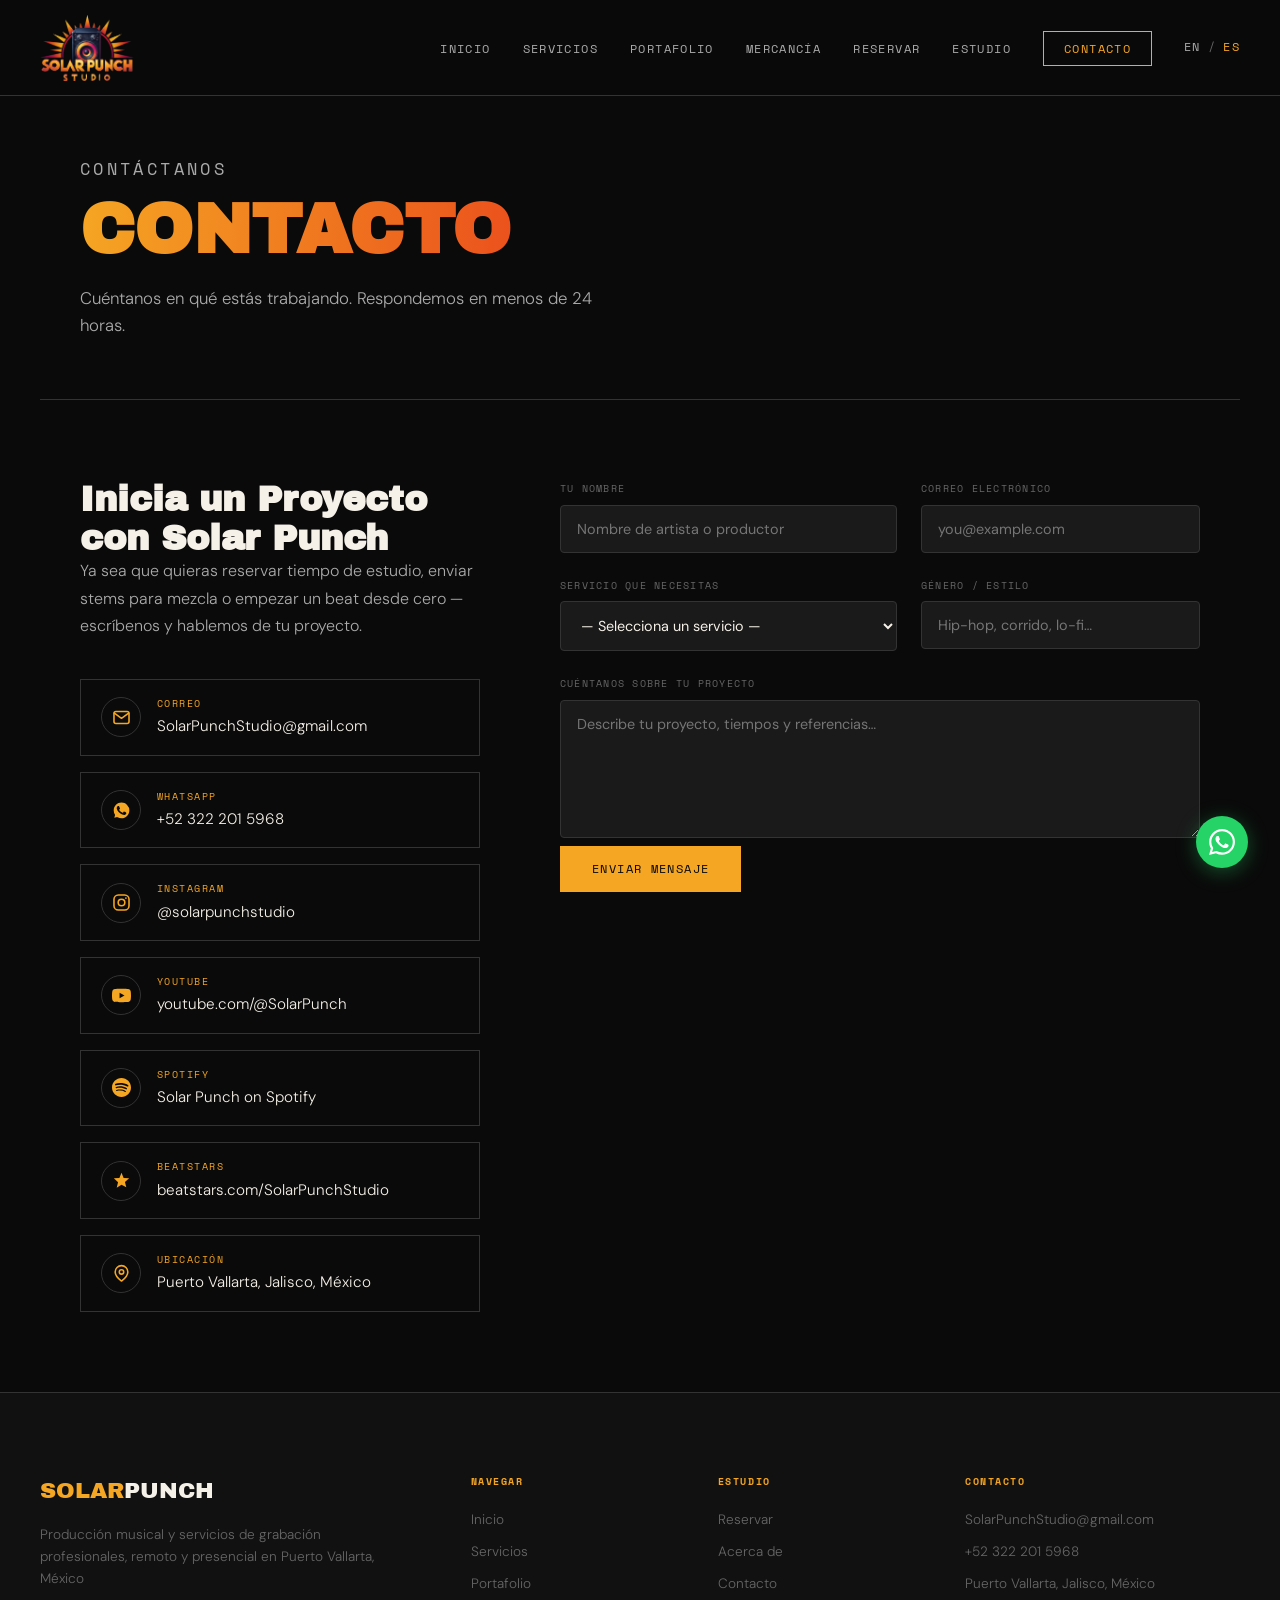
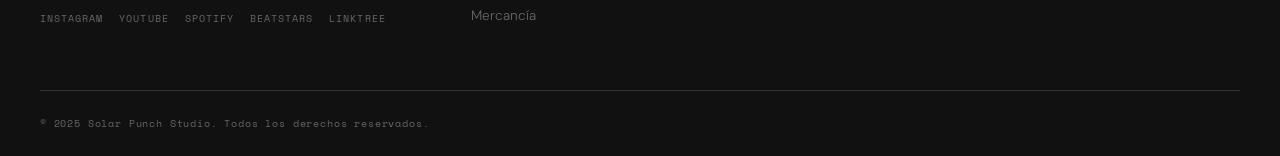
<file: files/es/contact.html>
<!DOCTYPE html>
<html lang="es">
<head>
  <!-- SPANISH MIRROR — TODO: translate copy (currently English placeholder) -->
  <meta charset="UTF-8" />
  <meta name="viewport" content="width=device-width, initial-scale=1.0" />
  <link rel="canonical" href="https://solarpunchmusic.com/es/contact" />
  <link rel="alternate" hreflang="en" href="https://solarpunchmusic.com/contact" />
  <link rel="alternate" hreflang="es" href="https://solarpunchmusic.com/es/contact" />
  <link rel="alternate" hreflang="x-default" href="https://solarpunchmusic.com/contact" />
  <title>Contacto — Solar Punch Studio</title>
  <link rel="icon" href="../favicon.ico?v=2" sizes="any" />
  <link rel="icon" type="image/png" sizes="32x32" href="../favicon-32.png?v=2" />
  <link rel="icon" type="image/png" sizes="16x16" href="../favicon-16.png?v=2" />
  <link rel="apple-touch-icon" href="../apple-touch-icon.png?v=2" />
  <link rel="preconnect" href="https://fonts.googleapis.com" />
  <link rel="preconnect" href="https://fonts.gstatic.com" crossorigin />
  <link href="https://fonts.googleapis.com/css2?family=Archivo+Black&family=DM+Sans:ital,opsz,wght@0,9..40,300;0,9..40,400;0,9..40,500;1,9..40,300&family=Space+Mono:ital,wght@0,400;0,700;1,400&display=swap" rel="stylesheet" />
  <link rel="stylesheet" href="../style.css?v=2" />
  <style>
    .contact-layout {
      display: grid;
      grid-template-columns: 1fr 1.6fr;
      gap: 80px;
      padding: 80px 40px;
      max-width: var(--max-w);
      margin: 0 auto;
    }
    .contact-info { display: flex; flex-direction: column; gap: 40px; }
    .contact-info h2 {
      font-family: var(--font-display);
      font-size: 2.2rem;
      line-height: 1.1;
    }
    .contact-info p { color: var(--light); font-weight: 300; line-height: 1.7; }
    .contact-methods { display: flex; flex-direction: column; gap: 16px; }
    .contact-method {
      display: flex; flex-direction: row; align-items: center; gap: 16px;
      padding: 16px 20px;
      border: 1px solid var(--border);
      transition: border-color var(--transition);
    }
    .contact-method:hover { border-color: var(--sun); }
    .cm-icon {
      flex-shrink: 0;
      width: 40px; height: 40px;
      display: flex; align-items: center; justify-content: center;
      border: 1px solid var(--border);
      border-radius: 50%;
      color: var(--sun);
      transition: border-color var(--transition), background var(--transition);
    }
    .contact-method:hover .cm-icon { border-color: var(--sun); background: rgba(245,166,35,0.08); }
    .cm-icon svg { width: 19px; height: 19px; display: block; }
    .cm-text { display: flex; flex-direction: column; gap: 3px; min-width: 0; }
    .contact-method-value { word-break: break-word; }
    .contact-method-label {
      font-family: var(--font-mono);
      font-size: 0.6rem;
      letter-spacing: 0.15em;
      text-transform: uppercase;
      color: var(--sun);
    }
    .contact-method-value {
      font-size: 0.95rem;
      color: var(--white);
    }
    .contact-method a { color: var(--white); transition: color var(--transition); }
    .contact-method a:hover { color: var(--sun); }

    .contact-form { display: flex; flex-direction: column; gap: 24px; }
    .form-success {
      display: none;
      background: rgba(245,166,35,0.1);
      border: 1px solid var(--sun);
      padding: 24px;
      text-align: center;
    }
    .form-success.show { display: block; }
    .form-success h3 {
      font-family: var(--font-display);
      font-size: 1.8rem;
      color: var(--sun);
      margin-bottom: 8px;
    }
    .form-success p { color: var(--light); }

    @media (max-width: 800px) {
      .contact-layout { grid-template-columns: 1fr; gap: 48px; padding: 60px 24px; }
    }
  </style>
</head>
<body>

  <nav class="nav" id="nav">
    <a href="index.html" class="nav-logo" aria-label="Solar Punch Studio — home">
      <img src="../logo-full.png?v=2" alt="Solar Punch Studio" />
    </a>
    <button class="nav-toggle" id="navToggle" aria-label="Menu">
      <span></span><span></span><span></span>
    </button>
    <ul class="nav-links" id="navLinks">
      <li><a href="index.html">Inicio</a></li>
      <li><a href="services.html">Servicios</a></li>
      <li><a href="portfolio.html">Portafolio</a></li>
      <li><a href="https://www.supportthecreators.com" target="_blank" rel="noopener">Mercancía</a></li>
      <li><a href="booking.html">Reservar</a></li>
      <li><a href="about.html">Estudio</a></li>
      <li><a href="contact.html" class="nav-cta active">Contacto</a></li>
      <li class="nav-lang"><a href="../contact.html">EN</a><span class="lang-sep">/</span><span class="lang-on">ES</span></li>
    </ul>
  </nav>

  <div class="page-hero">
    <p class="section-label">Contáctanos</p>
    <h1>Contacto</h1>
    <p>Cuéntanos en qué estás trabajando. Respondemos en menos de 24 horas.</p>
  </div>

  <div class="contact-layout">
    <div class="contact-info">
      <div>
        <h2>Inicia un Proyecto con Solar Punch</h2>
        <p>Ya sea que quieras reservar tiempo de estudio, enviar stems para mezcla o empezar un beat desde cero — escríbenos y hablemos de tu proyecto.</p>
      </div>
      <div class="contact-methods">
        <div class="contact-method">
          <span class="cm-icon" aria-hidden="true"><svg viewBox="0 0 24 24" fill="none" stroke="currentColor" stroke-width="2" stroke-linecap="round" stroke-linejoin="round"><rect x="2.5" y="4.5" width="19" height="15" rx="2.5"/><path d="m3 6.5 9 6.5 9-6.5"/></svg></span>
          <div class="cm-text">
            <span class="contact-method-label">Correo</span>
            <span class="contact-method-value"><a href="mailto:SolarPunchStudio@gmail.com">SolarPunchStudio@gmail.com</a></span>
          </div>
        </div>
        <div class="contact-method">
          <span class="cm-icon" aria-hidden="true"><svg viewBox="0 0 24 24" fill="currentColor"><path d="M17.472 14.382c-.297-.149-1.758-.867-2.03-.967-.273-.099-.471-.148-.67.15-.197.297-.767.966-.94 1.164-.173.199-.347.223-.644.075-.297-.15-1.255-.463-2.39-1.475-.883-.788-1.48-1.761-1.653-2.059-.173-.297-.018-.458.13-.606.134-.133.298-.347.446-.52.149-.174.198-.298.298-.497.099-.198.05-.371-.025-.52-.075-.149-.669-1.612-.916-2.207-.242-.579-.487-.5-.669-.51-.173-.008-.371-.01-.57-.01-.198 0-.52.074-.792.372-.272.297-1.04 1.016-1.04 2.479 0 1.462 1.065 2.875 1.213 3.074.149.198 2.096 3.2 5.077 4.487.709.306 1.262.489 1.694.625.712.227 1.36.195 1.871.118.571-.085 1.758-.719 2.006-1.413.248-.694.248-1.289.173-1.413-.074-.124-.272-.198-.57-.347m-5.421 7.403h-.004a9.87 9.87 0 01-5.031-1.378l-.361-.214-3.741.982.998-3.648-.235-.374a9.86 9.86 0 01-1.51-5.26c.001-5.45 4.436-9.884 9.888-9.884 2.64 0 5.122 1.03 6.988 2.898a9.825 9.825 0 012.893 6.994c-.003 5.45-4.437 9.884-9.885 9.884"/></svg></span>
          <div class="cm-text">
            <span class="contact-method-label">WhatsApp</span>
            <span class="contact-method-value"><a href="https://wa.me/523222015968" target="_blank" rel="noopener">+52 322 201 5968</a></span>
          </div>
        </div>
        <div class="contact-method">
          <span class="cm-icon" aria-hidden="true"><svg viewBox="0 0 24 24" fill="none" stroke="currentColor" stroke-width="2" stroke-linecap="round" stroke-linejoin="round"><rect x="2.5" y="2.5" width="19" height="19" rx="5.5"/><circle cx="12" cy="12" r="4.2"/><circle cx="17.6" cy="6.4" r="1.1" fill="currentColor" stroke="none"/></svg></span>
          <div class="cm-text">
            <span class="contact-method-label">Instagram</span>
            <span class="contact-method-value"><a href="https://instagram.com/solarpunchstudio" target="_blank" rel="noopener">@solarpunchstudio</a></span>
          </div>
        </div>
        <div class="contact-method">
          <span class="cm-icon" aria-hidden="true"><svg viewBox="0 0 24 24" fill="currentColor"><path d="M23.498 6.186a3.016 3.016 0 0 0-2.122-2.136C19.505 3.545 12 3.545 12 3.545s-7.505 0-9.377.505A3.017 3.017 0 0 0 .502 6.186C0 8.07 0 12 0 12s0 3.93.502 5.814a3.016 3.016 0 0 0 2.122 2.136c1.871.505 9.376.505 9.376.505s7.505 0 9.377-.505a3.015 3.015 0 0 0 2.122-2.136C24 15.93 24 12 24 12s0-3.93-.502-5.814zM9.545 15.568V8.432L15.818 12l-6.273 3.568z"/></svg></span>
          <div class="cm-text">
            <span class="contact-method-label">YouTube</span>
            <span class="contact-method-value"><a href="https://www.youtube.com/@SolarPunch" target="_blank" rel="noopener">youtube.com/@SolarPunch</a></span>
          </div>
        </div>
        <div class="contact-method">
          <span class="cm-icon" aria-hidden="true"><svg viewBox="0 0 24 24" fill="currentColor"><path d="M12 0C5.4 0 0 5.4 0 12s5.4 12 12 12 12-5.4 12-12S18.66 0 12 0zm5.521 17.34c-.24.359-.66.48-1.021.24-2.82-1.74-6.36-2.101-10.561-1.141-.418.122-.779-.179-.899-.539-.12-.421.18-.78.54-.9 4.56-1.021 8.52-.6 11.64 1.32.42.18.479.659.301 1.02zm1.44-3.3c-.301.42-.841.6-1.262.3-3.239-1.98-8.159-2.58-11.939-1.38-.479.12-1.02-.12-1.14-.6-.12-.48.12-1.021.6-1.141C9.6 9.9 15 10.561 18.72 12.84c.361.181.54.78.241 1.2zm.12-3.36C15.24 8.4 8.82 8.16 5.16 9.301c-.6.179-1.2-.181-1.38-.721-.18-.601.18-1.2.72-1.381 4.26-1.26 11.28-1.02 15.721 1.621.539.3.719 1.02.42 1.56-.299.421-1.02.599-1.561.3z"/></svg></span>
          <div class="cm-text">
            <span class="contact-method-label">Spotify</span>
            <span class="contact-method-value"><a href="https://open.spotify.com/artist/36GVCYs6DT2NwsbfyFRiIb" target="_blank" rel="noopener">Solar Punch on Spotify</a></span>
          </div>
        </div>
        <div class="contact-method">
          <span class="cm-icon" aria-hidden="true"><svg viewBox="0 0 24 24" fill="currentColor"><path d="M12 2.2l2.7 6.5 7 .55-5.35 4.5 1.7 6.85L12 17.5l-6.05 3.6 1.7-6.85L2.3 9.25l7-.55z"/></svg></span>
          <div class="cm-text">
            <span class="contact-method-label">BeatStars</span>
            <span class="contact-method-value"><a href="https://beatstars.com/SolarPunchStudio" target="_blank" rel="noopener">beatstars.com/SolarPunchStudio</a></span>
          </div>
        </div>
        <div class="contact-method">
          <span class="cm-icon" aria-hidden="true"><svg viewBox="0 0 24 24" fill="none" stroke="currentColor" stroke-width="2" stroke-linecap="round" stroke-linejoin="round"><path d="M20 10c0 5.5-8 11.5-8 11.5S4 15.5 4 10a8 8 0 0 1 16 0z"/><circle cx="12" cy="10" r="2.8"/></svg></span>
          <div class="cm-text">
            <span class="contact-method-label">Ubicación</span>
            <span class="contact-method-value">Puerto Vallarta, Jalisco, México</span>
          </div>
        </div>
      </div>
    </div>

    <div class="contact-form">
      <div class="form-success" id="formSuccess">
        <h3>Mensaje Enviado</h3>
        <p>Te responderemos en menos de 24 horas. Mantente al pendiente de tu correo.</p>
      </div>

      <!-- Netlify form — change action or use Formspree if preferred -->
      <form name="contact" method="POST" data-netlify="true" netlify-honeypot="bot-field" id="contactForm">
        <input type="hidden" name="form-name" value="contact" />
        <p style="display:none"><input name="bot-field" /></p>

        <div class="form-grid">
          <div class="form-group">
            <label for="name">Tu Nombre</label>
            <input type="text" id="name" name="name" placeholder="Nombre de artista o productor" required />
          </div>
          <div class="form-group">
            <label for="email">Correo Electrónico</label>
            <input type="email" id="email" name="email" placeholder="you@example.com" required />
          </div>
          <div class="form-group">
            <label for="service">Servicio que Necesitas</label>
            <select id="service" name="service">
              <option value="">— Selecciona un servicio —</option>
              <option value="mastering">Masterización Lista para la Industria ($100)</option>
              <option value="vocals">Afinación + Timing Vocal ($50)</option>
              <option value="mixmaster">Mezcla y Master ($400)</option>
              <option value="ai-music">Creación Musical con IA ($50)</option>
              <option value="custom-beat">Producción de Beats a la Medida ($150+)</option>
              <option value="other">Otro / No estoy seguro</option>
            </select>
          </div>
          <div class="form-group">
            <label for="genre">Género / Estilo</label>
            <input type="text" id="genre" name="genre" placeholder="Hip-hop, corrido, lo-fi…" />
          </div>
          <div class="form-group full">
            <label for="message">Cuéntanos sobre tu Proyecto</label>
            <textarea id="message" name="message" placeholder="Describe tu proyecto, tiempos y referencias…" rows="6" required></textarea>
          </div>
        </div>
        <button type="submit" class="btn btn-primary" style="margin-top: 8px;">Enviar Mensaje</button>
      </form>
    </div>
  </div>

  <footer class="footer">
    <div class="footer-inner">
      <div class="footer-brand">
        <span class="logo-solar">SOLAR</span><span class="logo-punch">PUNCH</span>
        <p>Producción musical y servicios de grabación profesionales, remoto y presencial en Puerto Vallarta, México</p>
        <div class="footer-social">
          <a href="https://instagram.com/solarpunchstudio" target="_blank" rel="noopener">Instagram</a>
          <a href="https://www.youtube.com/@SolarPunch" target="_blank" rel="noopener">YouTube</a>
          <a href="https://open.spotify.com/artist/36GVCYs6DT2NwsbfyFRiIb" target="_blank" rel="noopener">Spotify</a>
          <a href="https://beatstars.com/SolarPunchStudio" target="_blank" rel="noopener">BeatStars</a>
          <a href="https://linktr.ee/SolarPunch" target="_blank" rel="noopener">Linktree</a>
        </div>
      </div>
      <div class="footer-col">
        <h5>Navegar</h5>
        <ul>
          <li><a href="index.html">Inicio</a></li>
          <li><a href="services.html">Servicios</a></li>
          <li><a href="portfolio.html">Portafolio</a></li>
          <li><a href="https://www.supportthecreators.com" target="_blank" rel="noopener">Mercancía</a></li>
        </ul>
      </div>
      <div class="footer-col">
        <h5>Estudio</h5>
        <ul>
          <li><a href="booking.html">Reservar</a></li>
          <li><a href="about.html">Acerca de</a></li>
          <li><a href="contact.html">Contacto</a></li>
        </ul>
      </div>
      <div class="footer-col">
        <h5>Contacto</h5>
        <ul>
          <li><a href="mailto:SolarPunchStudio@gmail.com">SolarPunchStudio@gmail.com</a></li>
          <li><a href="https://wa.me/523222015968" target="_blank" rel="noopener">+52 322 201 5968</a></li>
          <li>Puerto Vallarta, Jalisco, México</li>
        </ul>
      </div>
    </div>
    <div class="footer-bottom">
      <p>© 2025 Solar Punch Studio. Todos los derechos reservados.</p>
    </div>
  </footer>

  <a href="https://wa.me/523222015968?text=Hi%20Solar%20Punch%20Studio%2C%20I%27m%20interested%20in%20your%20services" class="wa-float" target="_blank" rel="noopener" aria-label="WhatsApp">
    <svg viewBox="0 0 24 24" fill="currentColor"><path d="M17.472 14.382c-.297-.149-1.758-.867-2.03-.967-.273-.099-.471-.148-.67.15-.197.297-.767.966-.94 1.164-.173.199-.347.223-.644.075-.297-.15-1.255-.463-2.39-1.475-.883-.788-1.48-1.761-1.653-2.059-.173-.297-.018-.458.13-.606.134-.133.298-.347.446-.52.149-.174.198-.298.298-.497.099-.198.05-.371-.025-.52-.075-.149-.669-1.612-.916-2.207-.242-.579-.487-.5-.669-.51-.173-.008-.371-.01-.57-.01-.198 0-.52.074-.792.372-.272.297-1.04 1.016-1.04 2.479 0 1.462 1.065 2.875 1.213 3.074.149.198 2.096 3.2 5.077 4.487.709.306 1.262.489 1.694.625.712.227 1.36.195 1.871.118.571-.085 1.758-.719 2.006-1.413.248-.694.248-1.289.173-1.413-.074-.124-.272-.198-.57-.347m-5.421 7.403h-.004a9.87 9.87 0 01-5.031-1.378l-.361-.214-3.741.982.998-3.648-.235-.374a9.86 9.86 0 01-1.51-5.26c.001-5.45 4.436-9.884 9.888-9.884 2.64 0 5.122 1.03 6.988 2.898a9.825 9.825 0 012.893 6.994c-.003 5.45-4.437 9.884-9.885 9.884m8.413-18.297A11.815 11.815 0 0012.05 0C5.495 0 .16 5.335.157 11.892c0 2.096.547 4.142 1.588 5.945L.057 24l6.305-1.654a11.882 11.882 0 005.683 1.448h.005c6.554 0 11.89-5.335 11.893-11.893a11.821 11.821 0 00-3.48-8.413z"/></svg>
  </a>

  <script src="../main.js?v=2"></script>
  <script>
    // Pre-select service from URL param
    const params = new URLSearchParams(window.location.search);
    const svc = params.get('service');
    if (svc) {
      const sel = document.getElementById('service');
      if (sel) sel.value = svc;
    }
    // Form success handler
    document.getElementById('contactForm').addEventListener('submit', function(e) {
      // Netlify handles actual submission; this is for SPA-style UX if needed
    });
  </script>
</body>
</html>
</file>
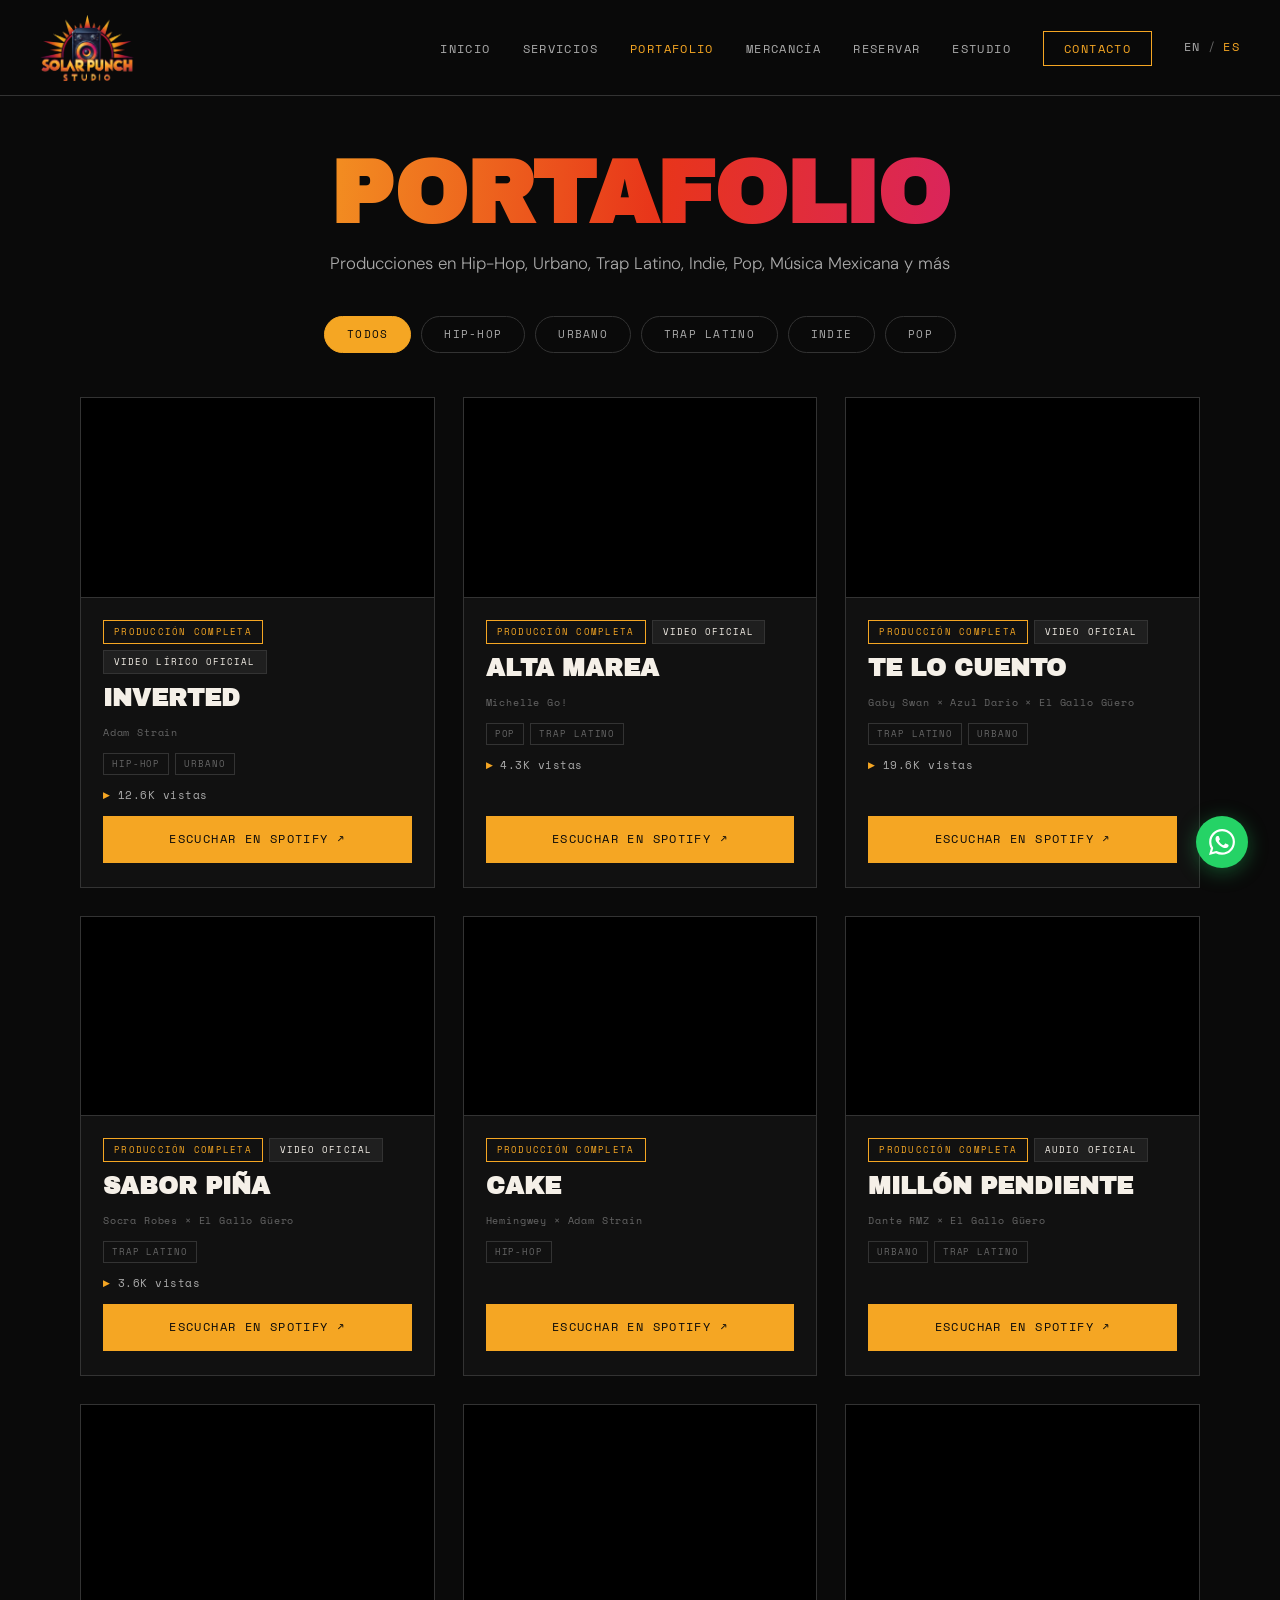
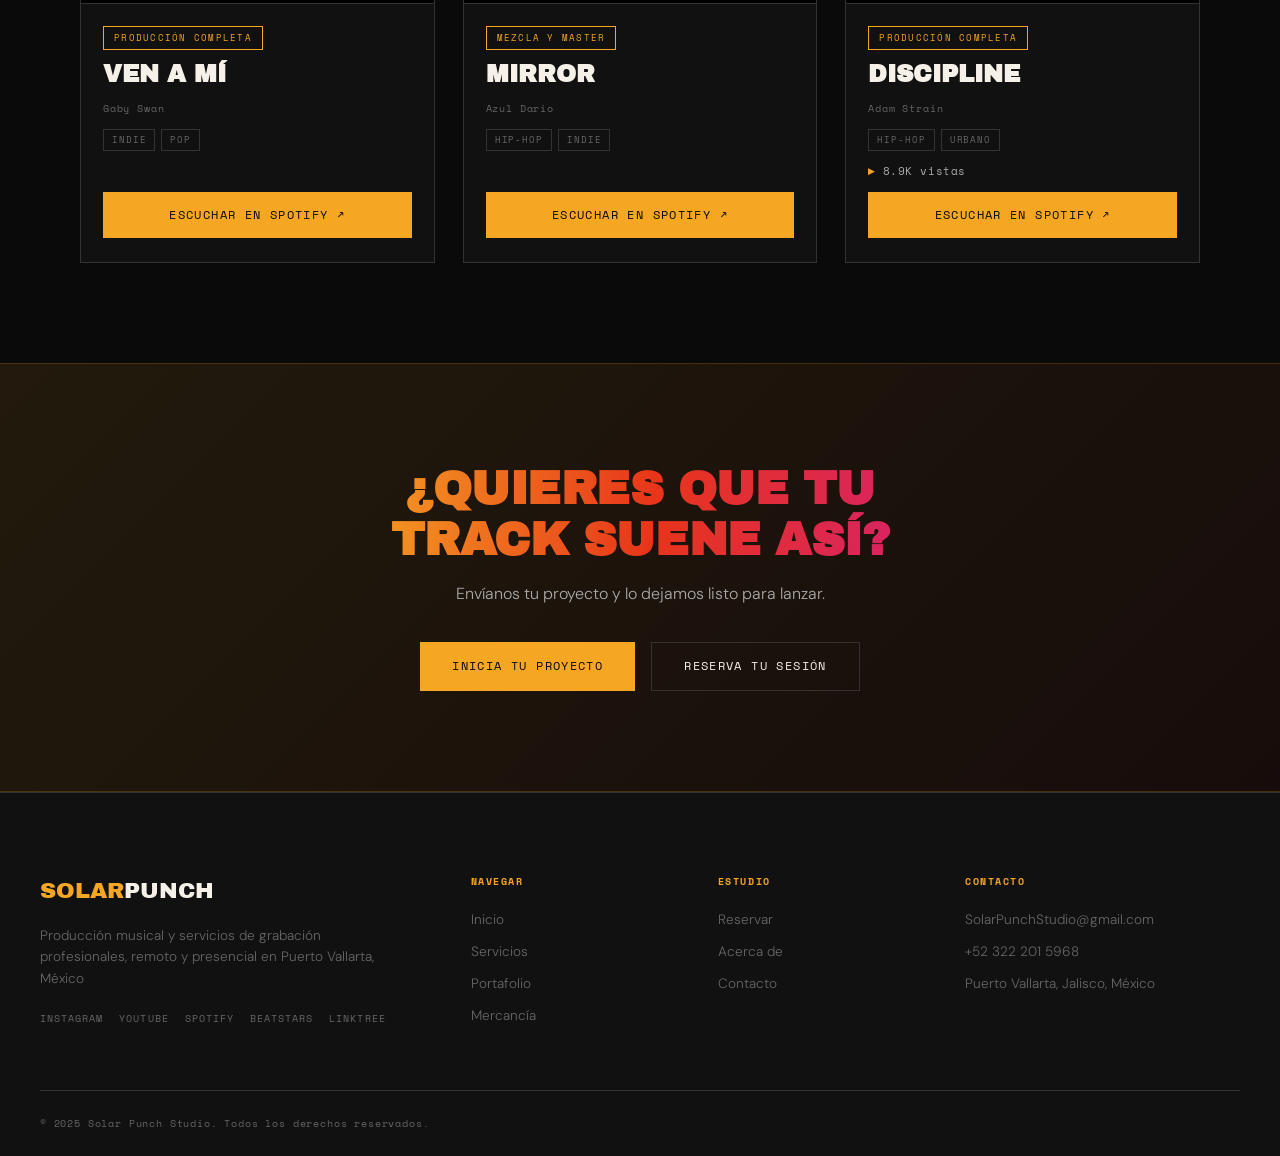
<file: files/es/portfolio.html>
<!DOCTYPE html>
<html lang="es">
<head>
  <!-- SPANISH MIRROR — TODO: translate copy (currently English placeholder) -->
  <meta charset="UTF-8" />
  <meta name="viewport" content="width=device-width, initial-scale=1.0" />
  <link rel="canonical" href="https://solarpunchmusic.com/es/portfolio" />
  <link rel="alternate" hreflang="en" href="https://solarpunchmusic.com/portfolio" />
  <link rel="alternate" hreflang="es" href="https://solarpunchmusic.com/es/portfolio" />
  <link rel="alternate" hreflang="x-default" href="https://solarpunchmusic.com/portfolio" />
  <title>Portafolio — Solar Punch Studio</title>
  <meta name="description" content="Producciones recientes de Solar Punch Studio en Hip-Hop, Urbano, Trap Latino, Indie, Pop, Música Mexicana y más. Mira los videos y escucha en Spotify." />
  <link rel="icon" href="../favicon.ico?v=2" sizes="any" />
  <link rel="icon" type="image/png" sizes="32x32" href="../favicon-32.png?v=2" />
  <link rel="icon" type="image/png" sizes="16x16" href="../favicon-16.png?v=2" />
  <link rel="apple-touch-icon" href="../apple-touch-icon.png?v=2" />
  <link rel="preconnect" href="https://fonts.googleapis.com" />
  <link rel="preconnect" href="https://fonts.gstatic.com" crossorigin />
  <link href="https://fonts.googleapis.com/css2?family=Archivo+Black&family=DM+Sans:ital,opsz,wght@0,9..40,300;0,9..40,400;0,9..40,500;1,9..40,300&family=Space+Mono:ital,wght@0,400;0,700;1,400&display=swap" rel="stylesheet" />
  <link rel="stylesheet" href="../style.css?v=2" />
  <style>
    .portfolio-header {
      text-align: center;
      padding: calc(var(--nav-h) + 56px) 24px 8px;
      max-width: 840px; margin: 0 auto;
    }
    .portfolio-header h1 {
      font-family: var(--font-display);
      font-size: clamp(3rem, 9vw, 5.5rem);
      line-height: 0.95; margin-bottom: 14px;
    }
    .portfolio-header p { color: var(--light); font-size: 1.05rem; font-weight: 300; }

    .portfolio-page { padding: 32px 40px 100px; max-width: var(--max-w); margin: 0 auto; }

    .filter-bar {
      display: flex; flex-wrap: wrap; gap: 10px;
      justify-content: center;
      margin-bottom: 44px;
    }
    .filter-btn {
      font-family: var(--font-mono);
      font-size: 0.66rem; letter-spacing: 0.12em; text-transform: uppercase;
      color: var(--light);
      padding: 9px 22px;
      border: 1px solid var(--border);
      border-radius: 100px;
      background: transparent;
      transition: all var(--transition);
    }
    .filter-btn:hover { border-color: var(--sun); color: var(--sun); }
    .filter-btn.active { background: var(--sun); color: var(--black); border-color: var(--sun); }

    .portfolio-grid {
      display: grid;
      grid-template-columns: repeat(auto-fit, minmax(320px, 1fr));
      gap: 28px;
    }
    .portfolio-card {
      border: 1px solid var(--border);
      background: var(--off-black);
      overflow: hidden;
      display: flex; flex-direction: column;
      transition: border-color var(--transition), transform var(--transition);
    }
    .portfolio-card:hover { border-color: var(--sun); transform: translateY(-4px); }
    .portfolio-card.hide { display: none; }

    .portfolio-video {
      position: relative; width: 100%; padding-top: 56.25%;
      background: #000; border-bottom: 1px solid var(--border);
    }
    .portfolio-video iframe {
      position: absolute; inset: 0; width: 100%; height: 100%; border: 0;
    }

    .portfolio-info { padding: 22px 22px 24px; display: flex; flex-direction: column; gap: 12px; flex: 1; }
    .portfolio-meta { display: flex; flex-wrap: wrap; gap: 6px; align-items: center; }
    .portfolio-role {
      align-self: flex-start;
      font-family: var(--font-mono);
      font-size: 0.56rem; letter-spacing: 0.14em; text-transform: uppercase;
      color: var(--sun);
      border: 1px solid var(--sun);
      padding: 4px 10px;
    }
    .portfolio-official {
      font-family: var(--font-mono);
      font-size: 0.56rem; letter-spacing: 0.12em; text-transform: uppercase;
      color: var(--white);
      background: rgba(255,255,255,0.06);
      border: 1px solid var(--border);
      padding: 4px 10px;
    }
    .portfolio-views {
      display: flex; align-items: center; gap: 7px;
      font-family: var(--font-mono);
      font-size: 0.66rem; letter-spacing: 0.05em;
      color: var(--light);
    }
    .portfolio-views::before { content: '▶'; color: var(--sun); font-size: 0.58rem; }
    .portfolio-info h4 { font-family: var(--font-display); font-size: 1.5rem; line-height: 1; }
    .portfolio-artist { font-size: 0.9rem; color: var(--light); font-weight: 300; margin-top: -4px; }
    .portfolio-genres { display: flex; flex-wrap: wrap; gap: 6px; }
    .portfolio-genres span {
      font-family: var(--font-mono);
      font-size: 0.56rem; letter-spacing: 0.1em; text-transform: uppercase;
      color: var(--muted);
      border: 1px solid var(--border);
      padding: 3px 8px;
    }
    .portfolio-spotify {
      width: 100%; justify-content: center; margin-top: auto;
    }

    @media (max-width: 800px) {
      .portfolio-page { padding: 24px 24px 72px; }
      .portfolio-header { padding: calc(var(--nav-h) + 40px) 24px 8px; }
    }
  </style>
</head>
<body>

  <nav class="nav" id="nav">
    <a href="index.html" class="nav-logo" aria-label="Solar Punch Studio — home">
      <img src="../logo-full.png?v=2" alt="Solar Punch Studio" />
    </a>
    <button class="nav-toggle" id="navToggle" aria-label="Menu">
      <span></span><span></span><span></span>
    </button>
    <ul class="nav-links" id="navLinks">
      <li><a href="index.html">Inicio</a></li>
      <li><a href="services.html">Servicios</a></li>
      <li><a href="portfolio.html" class="active">Portafolio</a></li>
      <li><a href="https://www.supportthecreators.com" target="_blank" rel="noopener">Mercancía</a></li>
      <li><a href="booking.html">Reservar</a></li>
      <li><a href="about.html">Estudio</a></li>
      <li><a href="contact.html" class="nav-cta">Contacto</a></li>
      <li class="nav-lang"><a href="../portfolio.html">EN</a><span class="lang-sep">/</span><span class="lang-on">ES</span></li>
    </ul>
  </nav>

  <div class="portfolio-header">
    <h1>Portafolio</h1>
    <p>Producciones en Hip-Hop, Urbano, Trap Latino, Indie, Pop, Música Mexicana y más</p>
  </div>

  <div class="portfolio-page">

    <div class="filter-bar" id="filterBar">
      <button class="filter-btn active" data-filter="all">Todos</button>
      <button class="filter-btn" data-filter="hip-hop">Hip-Hop</button>
      <button class="filter-btn" data-filter="urban">Urbano</button>
      <button class="filter-btn" data-filter="latin-trap">Trap Latino</button>
      <button class="filter-btn" data-filter="indie">Indie</button>
      <button class="filter-btn" data-filter="pop">Pop</button>
    </div>

    <div class="portfolio-grid" id="portfolioGrid">

      <div class="portfolio-card" data-genres="hip-hop urban">
        <div class="portfolio-video">
          <iframe src="https://www.youtube-nocookie.com/embed/pU67xzgMdlA" title="INVERTED — Adam Strain" loading="lazy" allow="accelerometer; autoplay; clipboard-write; encrypted-media; gyroscope; picture-in-picture" allowfullscreen></iframe>
        </div>
        <div class="portfolio-info">
          <div class="portfolio-meta">
            <span class="portfolio-role">Producción Completa</span>
            <span class="portfolio-official">Video Lírico Oficial</span>
          </div>
          <h4>INVERTED</h4>
          <p class="portfolio-artist">Adam Strain</p>
          <div class="portfolio-genres"><span>Hip-Hop</span><span>Urbano</span></div>
          <div class="portfolio-views">12.6K vistas</div>
          <a href="https://open.spotify.com/track/5z54iOQe8MRTB1hw2avToE" target="_blank" rel="noopener" class="btn btn-primary portfolio-spotify">Escuchar en Spotify ↗</a>
        </div>
      </div>

      <div class="portfolio-card" data-genres="pop latin-trap">
        <div class="portfolio-video">
          <iframe src="https://www.youtube-nocookie.com/embed/tIAr6CQcJ4I" title="ALTA MAREA — Michelle Go!" loading="lazy" allow="accelerometer; autoplay; clipboard-write; encrypted-media; gyroscope; picture-in-picture" allowfullscreen></iframe>
        </div>
        <div class="portfolio-info">
          <div class="portfolio-meta">
            <span class="portfolio-role">Producción Completa</span>
            <span class="portfolio-official">Video Oficial</span>
          </div>
          <h4>ALTA MAREA</h4>
          <p class="portfolio-artist">Michelle Go!</p>
          <div class="portfolio-genres"><span>Pop</span><span>Trap Latino</span></div>
          <div class="portfolio-views">4.3K vistas</div>
          <a href="https://open.spotify.com/track/7fvdW3CmKHPLF4GRLYteWv" target="_blank" rel="noopener" class="btn btn-primary portfolio-spotify">Escuchar en Spotify ↗</a>
        </div>
      </div>

      <div class="portfolio-card" data-genres="latin-trap urban">
        <div class="portfolio-video">
          <iframe src="https://www.youtube-nocookie.com/embed/Os_IXyhK_pM" title="TE LO CUENTO — Gaby Swan x Azul Dario x El Gallo Güero" loading="lazy" allow="accelerometer; autoplay; clipboard-write; encrypted-media; gyroscope; picture-in-picture" allowfullscreen></iframe>
        </div>
        <div class="portfolio-info">
          <div class="portfolio-meta">
            <span class="portfolio-role">Producción Completa</span>
            <span class="portfolio-official">Video Oficial</span>
          </div>
          <h4>TE LO CUENTO</h4>
          <p class="portfolio-artist">Gaby Swan × Azul Dario × El Gallo Güero</p>
          <div class="portfolio-genres"><span>Trap Latino</span><span>Urbano</span></div>
          <div class="portfolio-views">19.6K vistas</div>
          <a href="https://open.spotify.com/track/4UkH92PJizcWd05jafFbkI" target="_blank" rel="noopener" class="btn btn-primary portfolio-spotify">Escuchar en Spotify ↗</a>
        </div>
      </div>

      <div class="portfolio-card" data-genres="latin-trap">
        <div class="portfolio-video">
          <iframe src="https://www.youtube-nocookie.com/embed/tGdGk_sysDU" title="SABOR PIÑA — Socra Robes x El Gallo Güero" loading="lazy" allow="accelerometer; autoplay; clipboard-write; encrypted-media; gyroscope; picture-in-picture" allowfullscreen></iframe>
        </div>
        <div class="portfolio-info">
          <div class="portfolio-meta">
            <span class="portfolio-role">Producción Completa</span>
            <span class="portfolio-official">Video Oficial</span>
          </div>
          <h4>SABOR PIÑA</h4>
          <p class="portfolio-artist">Socra Robes × El Gallo Güero</p>
          <div class="portfolio-genres"><span>Trap Latino</span></div>
          <div class="portfolio-views">3.6K vistas</div>
          <a href="https://open.spotify.com/track/50BLk3Zkm0JXOAJFJL7d4O" target="_blank" rel="noopener" class="btn btn-primary portfolio-spotify">Escuchar en Spotify ↗</a>
        </div>
      </div>

      <div class="portfolio-card" data-genres="hip-hop">
        <div class="portfolio-video">
          <iframe src="https://www.youtube-nocookie.com/embed/zF1uk-aTl7M" title="CAKE — Hemingwey x Adam Strain" loading="lazy" allow="accelerometer; autoplay; clipboard-write; encrypted-media; gyroscope; picture-in-picture" allowfullscreen></iframe>
        </div>
        <div class="portfolio-info">
          <span class="portfolio-role">Producción Completa</span>
          <h4>CAKE</h4>
          <p class="portfolio-artist">Hemingwey × Adam Strain</p>
          <div class="portfolio-genres"><span>Hip-Hop</span></div>
          <a href="https://open.spotify.com/track/5QuuvhAwduhNODi38Y5Kxe" target="_blank" rel="noopener" class="btn btn-primary portfolio-spotify">Escuchar en Spotify ↗</a>
        </div>
      </div>

      <div class="portfolio-card" data-genres="urban latin-trap">
        <div class="portfolio-video">
          <iframe src="https://www.youtube-nocookie.com/embed/T6y0YrvDhxk" title="MILLÓN PENDIENTE — Dante RMZ x El Gallo Güero" loading="lazy" allow="accelerometer; autoplay; clipboard-write; encrypted-media; gyroscope; picture-in-picture" allowfullscreen></iframe>
        </div>
        <div class="portfolio-info">
          <div class="portfolio-meta">
            <span class="portfolio-role">Producción Completa</span>
            <span class="portfolio-official">Audio Oficial</span>
          </div>
          <h4>MILLÓN PENDIENTE</h4>
          <p class="portfolio-artist">Dante RMZ × El Gallo Güero</p>
          <div class="portfolio-genres"><span>Urbano</span><span>Trap Latino</span></div>
          <a href="https://open.spotify.com/track/45doS2TdYuQWRcA3bqF2Q5" target="_blank" rel="noopener" class="btn btn-primary portfolio-spotify">Escuchar en Spotify ↗</a>
        </div>
      </div>

      <div class="portfolio-card" data-genres="indie pop">
        <div class="portfolio-video">
          <iframe src="https://www.youtube-nocookie.com/embed/kxydUq095eU" title="VEN A MÍ — Gaby Swan" loading="lazy" allow="accelerometer; autoplay; clipboard-write; encrypted-media; gyroscope; picture-in-picture" allowfullscreen></iframe>
        </div>
        <div class="portfolio-info">
          <span class="portfolio-role">Producción Completa</span>
          <h4>VEN A MÍ</h4>
          <p class="portfolio-artist">Gaby Swan</p>
          <div class="portfolio-genres"><span>Indie</span><span>Pop</span></div>
          <a href="https://open.spotify.com/track/3if80iuTlbbMCptEvhisN6" target="_blank" rel="noopener" class="btn btn-primary portfolio-spotify">Escuchar en Spotify ↗</a>
        </div>
      </div>

      <div class="portfolio-card" data-genres="hip-hop indie">
        <div class="portfolio-video">
          <iframe src="https://www.youtube-nocookie.com/embed/0VQxp5qL1wA" title="MIRROR — Azul Dario" loading="lazy" allow="accelerometer; autoplay; clipboard-write; encrypted-media; gyroscope; picture-in-picture" allowfullscreen></iframe>
        </div>
        <div class="portfolio-info">
          <span class="portfolio-role">Mezcla y Master</span>
          <h4>MIRROR</h4>
          <p class="portfolio-artist">Azul Dario</p>
          <div class="portfolio-genres"><span>Hip-Hop</span><span>Indie</span></div>
          <a href="https://open.spotify.com/track/7bfsELkxjRi1FNPCldzVJs" target="_blank" rel="noopener" class="btn btn-primary portfolio-spotify">Escuchar en Spotify ↗</a>
        </div>
      </div>

      <div class="portfolio-card" data-genres="hip-hop urban">
        <div class="portfolio-video">
          <iframe src="https://www.youtube-nocookie.com/embed/5dU8TJSwApw" title="DISCIPLINE — Adam Strain" loading="lazy" allow="accelerometer; autoplay; clipboard-write; encrypted-media; gyroscope; picture-in-picture" allowfullscreen></iframe>
        </div>
        <div class="portfolio-info">
          <span class="portfolio-role">Producción Completa</span>
          <h4>DISCIPLINE</h4>
          <p class="portfolio-artist">Adam Strain</p>
          <div class="portfolio-genres"><span>Hip-Hop</span><span>Urbano</span></div>
          <div class="portfolio-views">8.9K vistas</div>
          <a href="https://open.spotify.com/track/3y6oEUa5gMVqjIi0QC1aw5" target="_blank" rel="noopener" class="btn btn-primary portfolio-spotify">Escuchar en Spotify ↗</a>
        </div>
      </div>

    </div>
  </div>

  <section class="cta-banner">
    <div class="cta-banner-inner">
      <h2>¿Quieres que tu Track Suene Así?</h2>
      <p>Envíanos tu proyecto y lo dejamos listo para lanzar.</p>
      <div class="cta-actions">
        <a href="contact.html" class="btn btn-primary">Inicia tu Proyecto</a>
        <a href="booking.html" class="btn btn-ghost">Reserva tu Sesión</a>
      </div>
    </div>
  </section>

  <footer class="footer">
    <div class="footer-inner">
      <div class="footer-brand">
        <span class="logo-solar">SOLAR</span><span class="logo-punch">PUNCH</span>
        <p>Producción musical y servicios de grabación profesionales, remoto y presencial en Puerto Vallarta, México</p>
        <div class="footer-social">
          <a href="https://instagram.com/solarpunchstudio" target="_blank" rel="noopener">Instagram</a>
          <a href="https://www.youtube.com/@SolarPunch" target="_blank" rel="noopener">YouTube</a>
          <a href="https://open.spotify.com/artist/36GVCYs6DT2NwsbfyFRiIb" target="_blank" rel="noopener">Spotify</a>
          <a href="https://beatstars.com/SolarPunchStudio" target="_blank" rel="noopener">BeatStars</a>
          <a href="https://linktr.ee/SolarPunch" target="_blank" rel="noopener">Linktree</a>
        </div>
      </div>
      <div class="footer-col">
        <h5>Navegar</h5>
        <ul>
          <li><a href="index.html">Inicio</a></li>
          <li><a href="services.html">Servicios</a></li>
          <li><a href="portfolio.html">Portafolio</a></li>
          <li><a href="https://www.supportthecreators.com" target="_blank" rel="noopener">Mercancía</a></li>
        </ul>
      </div>
      <div class="footer-col">
        <h5>Estudio</h5>
        <ul>
          <li><a href="booking.html">Reservar</a></li>
          <li><a href="about.html">Acerca de</a></li>
          <li><a href="contact.html">Contacto</a></li>
        </ul>
      </div>
      <div class="footer-col">
        <h5>Contacto</h5>
        <ul>
          <li><a href="mailto:SolarPunchStudio@gmail.com">SolarPunchStudio@gmail.com</a></li>
          <li><a href="https://wa.me/523222015968" target="_blank" rel="noopener">+52 322 201 5968</a></li>
          <li>Puerto Vallarta, Jalisco, México</li>
        </ul>
      </div>
    </div>
    <div class="footer-bottom">
      <p>© 2025 Solar Punch Studio. Todos los derechos reservados.</p>
    </div>
  </footer>

  <a href="https://wa.me/523222015968?text=Hi%20Solar%20Punch%20Studio%2C%20I%27m%20interested%20in%20your%20services" class="wa-float" target="_blank" rel="noopener" aria-label="WhatsApp">
    <svg viewBox="0 0 24 24" fill="currentColor"><path d="M17.472 14.382c-.297-.149-1.758-.867-2.03-.967-.273-.099-.471-.148-.67.15-.197.297-.767.966-.94 1.164-.173.199-.347.223-.644.075-.297-.15-1.255-.463-2.39-1.475-.883-.788-1.48-1.761-1.653-2.059-.173-.297-.018-.458.13-.606.134-.133.298-.347.446-.52.149-.174.198-.298.298-.497.099-.198.05-.371-.025-.52-.075-.149-.669-1.612-.916-2.207-.242-.579-.487-.5-.669-.51-.173-.008-.371-.01-.57-.01-.198 0-.52.074-.792.372-.272.297-1.04 1.016-1.04 2.479 0 1.462 1.065 2.875 1.213 3.074.149.198 2.096 3.2 5.077 4.487.709.306 1.262.489 1.694.625.712.227 1.36.195 1.871.118.571-.085 1.758-.719 2.006-1.413.248-.694.248-1.289.173-1.413-.074-.124-.272-.198-.57-.347m-5.421 7.403h-.004a9.87 9.87 0 01-5.031-1.378l-.361-.214-3.741.982.998-3.648-.235-.374a9.86 9.86 0 01-1.51-5.26c.001-5.45 4.436-9.884 9.888-9.884 2.64 0 5.122 1.03 6.988 2.898a9.825 9.825 0 012.893 6.994c-.003 5.45-4.437 9.884-9.885 9.884m8.413-18.297A11.815 11.815 0 0012.05 0C5.495 0 .16 5.335.157 11.892c0 2.096.547 4.142 1.588 5.945L.057 24l6.305-1.654a11.882 11.882 0 005.683 1.448h.005c6.554 0 11.89-5.335 11.893-11.893a11.821 11.821 0 00-3.48-8.413z"/></svg>
  </a>

  <script src="../main.js?v=2"></script>
  <script>
    // Portfolio genre filter
    const filterBar = document.getElementById('filterBar');
    const cards = document.querySelectorAll('#portfolioGrid .portfolio-card');
    if (filterBar) {
      filterBar.addEventListener('click', function (e) {
        const btn = e.target.closest('.filter-btn');
        if (!btn) return;
        filterBar.querySelectorAll('.filter-btn').forEach(b => b.classList.remove('active'));
        btn.classList.add('active');
        const filter = btn.dataset.filter;
        cards.forEach(card => {
          const genres = card.dataset.genres || '';
          const show = filter === 'all' || genres.split(' ').includes(filter);
          card.classList.toggle('hide', !show);
        });
      });
    }
  </script>
</body>
</html>
</file>
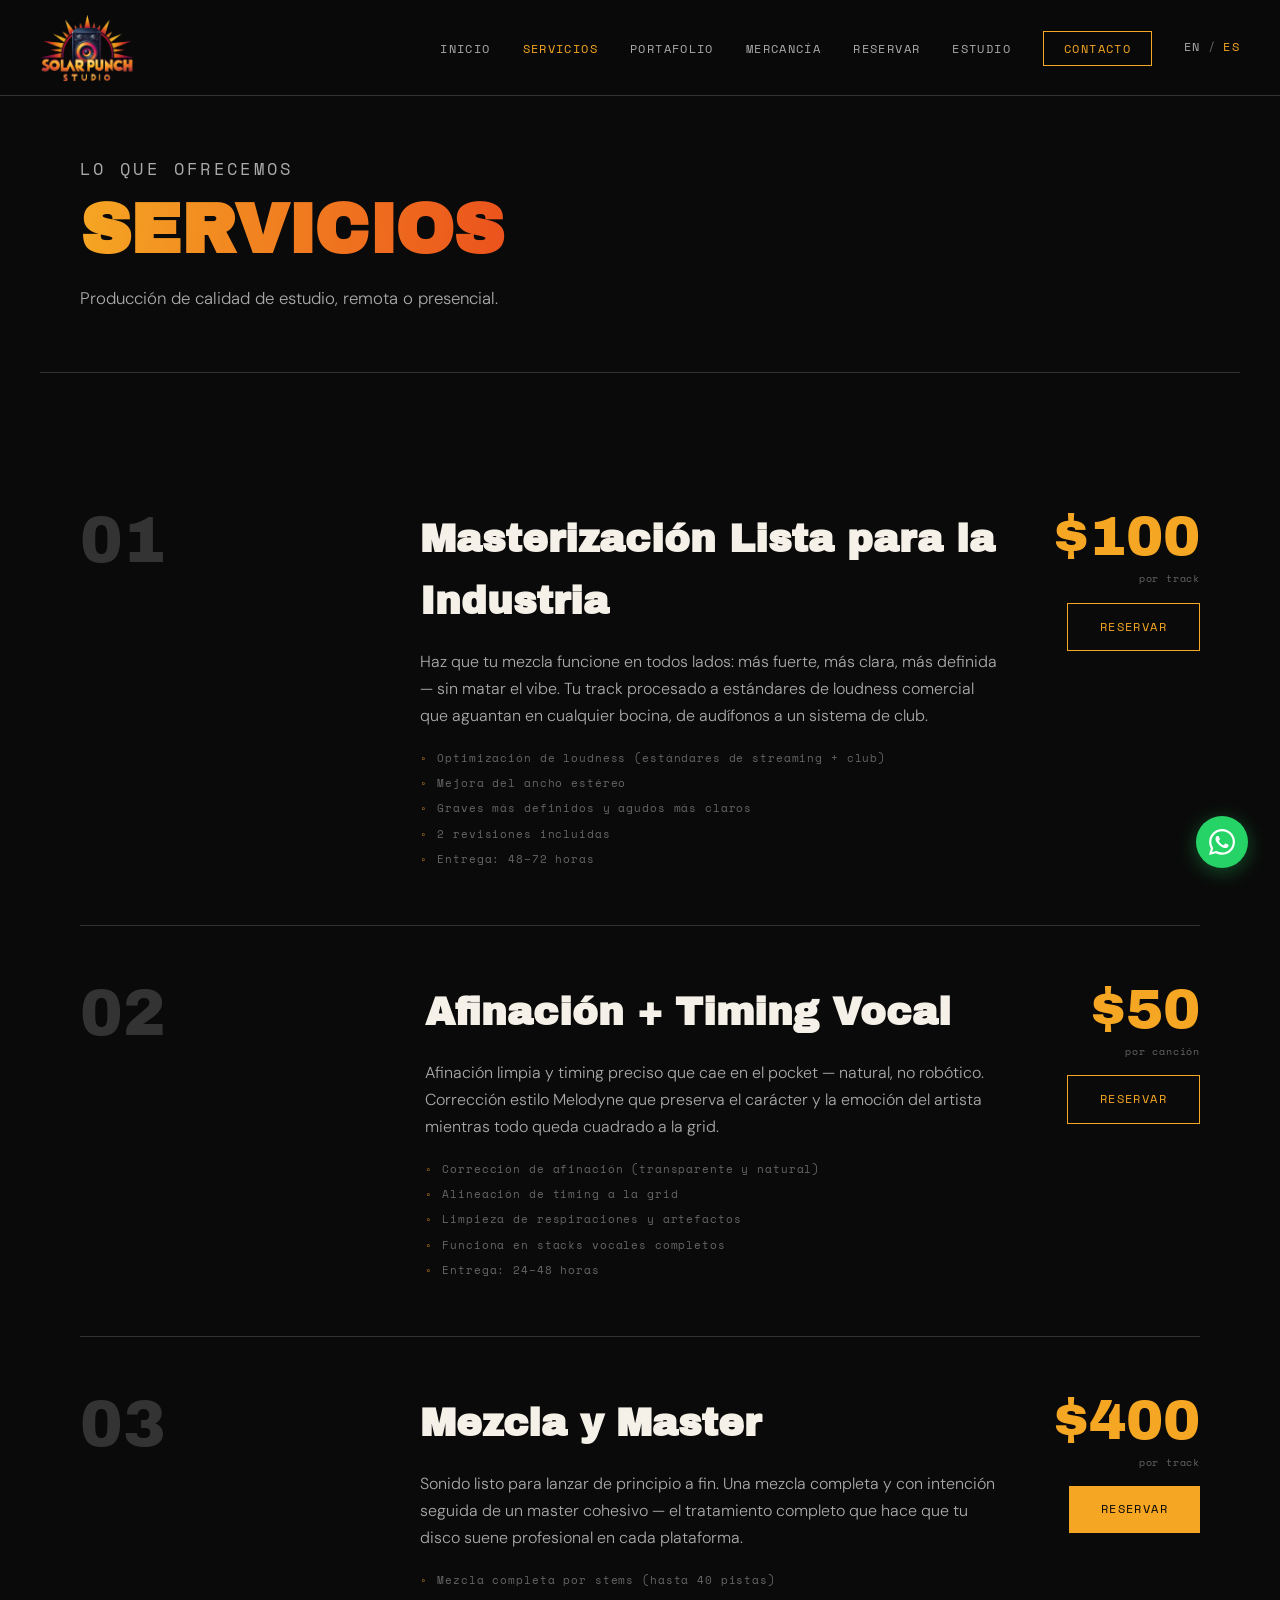
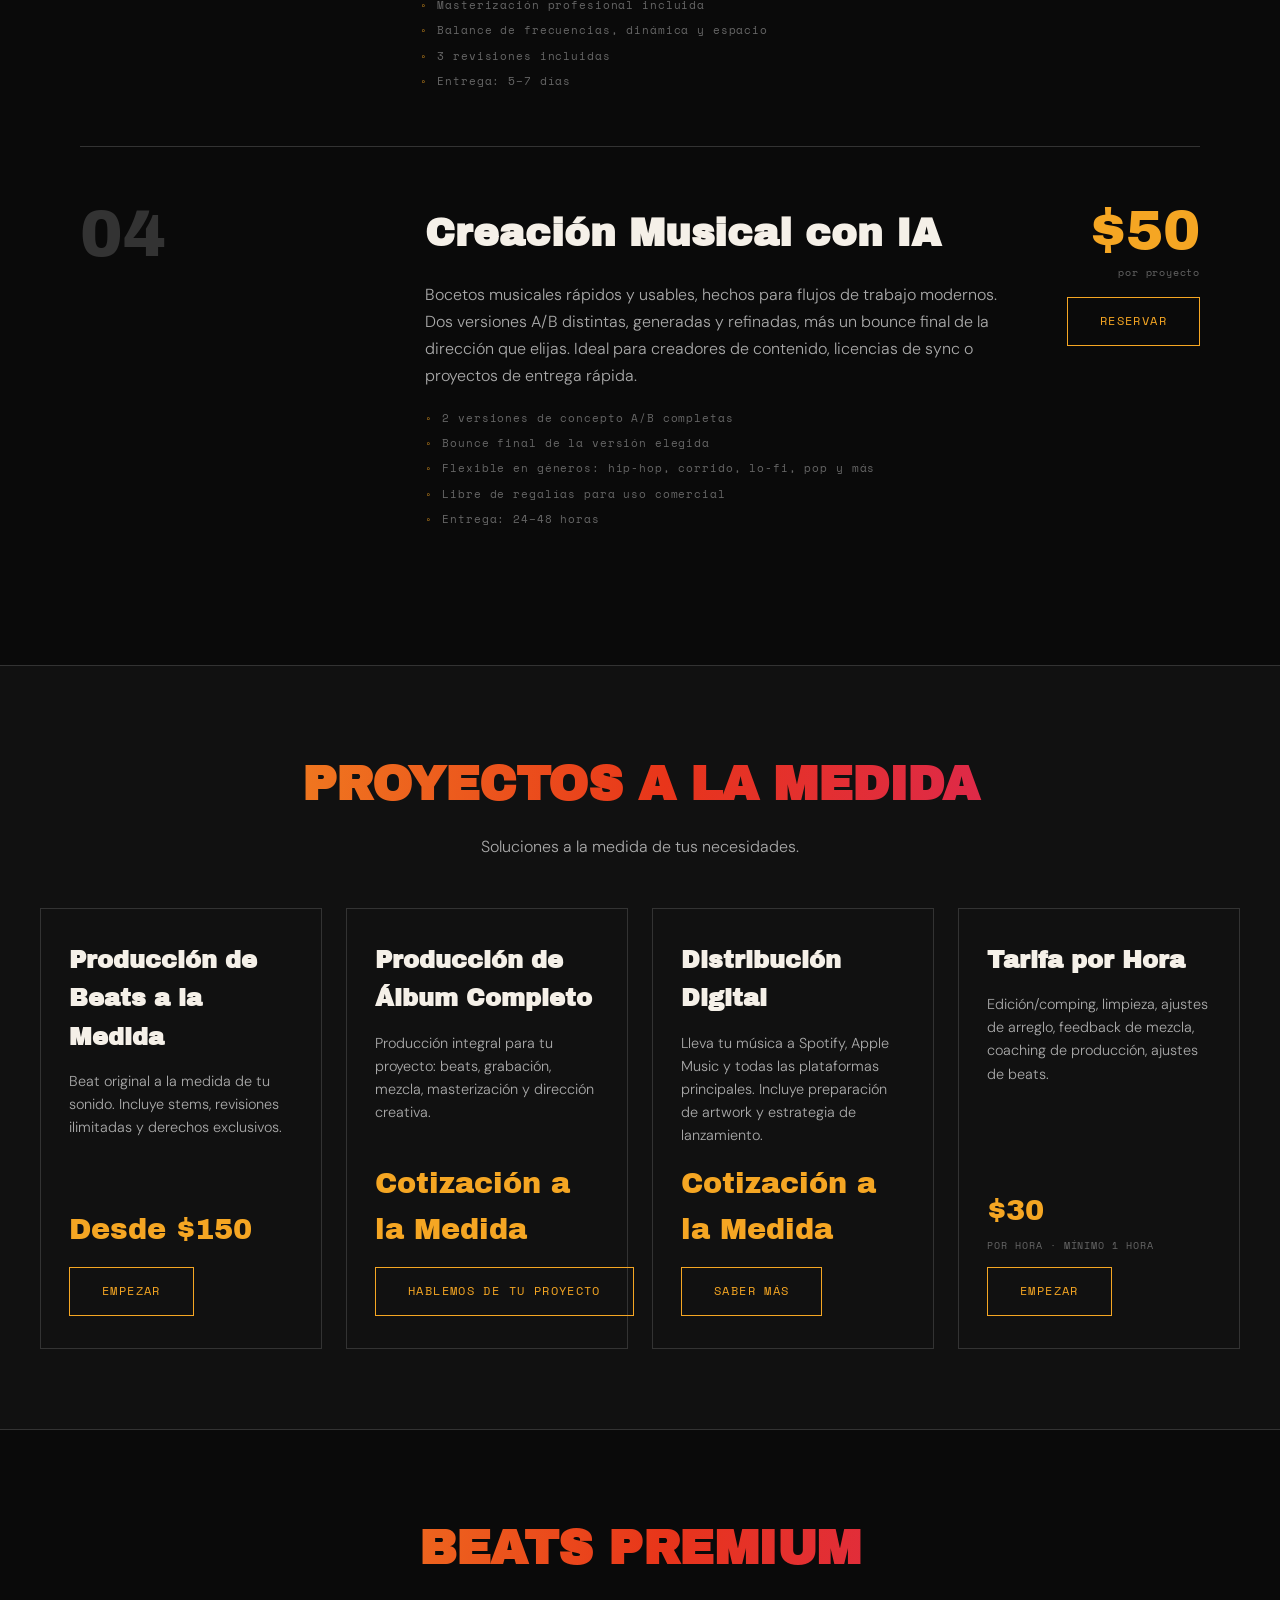
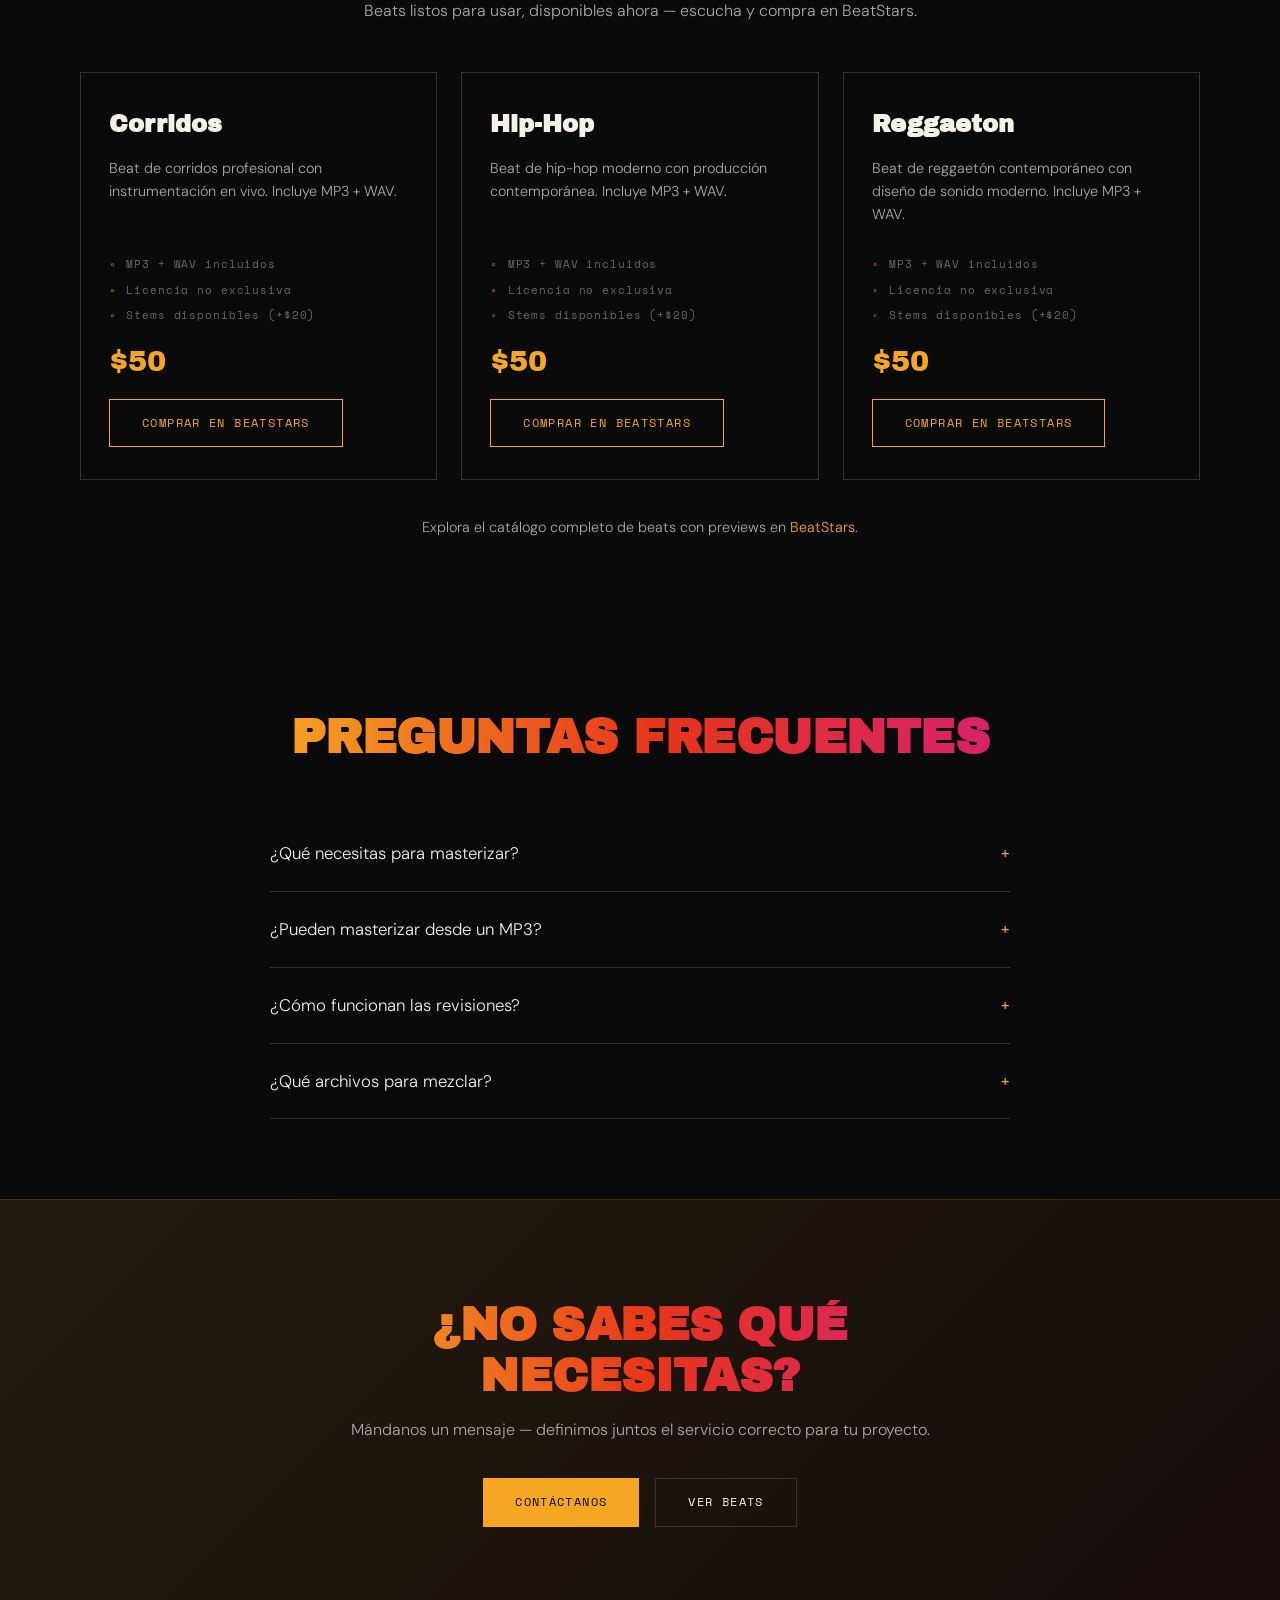
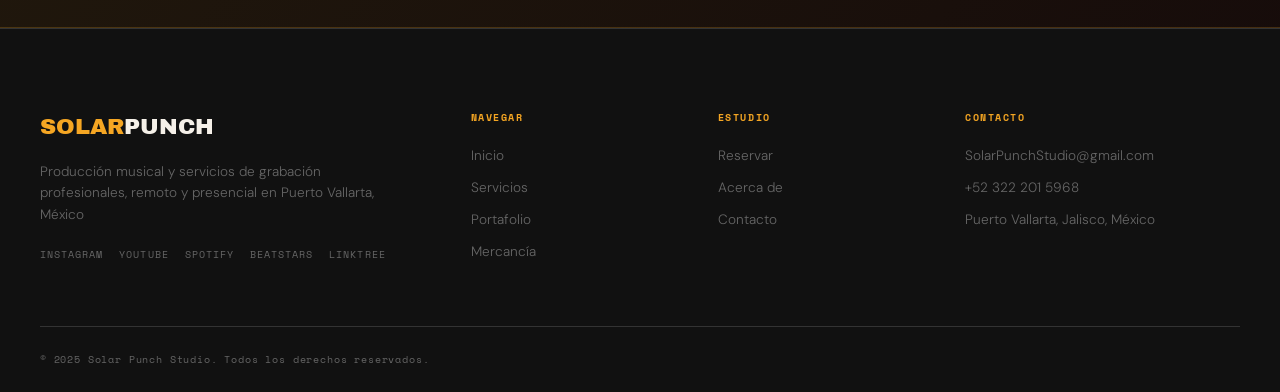
<file: files/es/services.html>
<!DOCTYPE html>
<html lang="es">
<head>
  <!-- SPANISH MIRROR — TODO: translate copy (currently English placeholder) -->
  <meta charset="UTF-8" />
  <meta name="viewport" content="width=device-width, initial-scale=1.0" />
  <link rel="canonical" href="https://solarpunchmusic.com/es/services" />
  <link rel="alternate" hreflang="en" href="https://solarpunchmusic.com/services" />
  <link rel="alternate" hreflang="es" href="https://solarpunchmusic.com/es/services" />
  <link rel="alternate" hreflang="x-default" href="https://solarpunchmusic.com/services" />
  <title>Mezcla, Masterización y Producción de Beats | Solar Punch Studio</title>
  <meta name="description" content="Mezcla, masterización, afinación vocal, producción de beats y música con IA para artistas de rap, urbano y regional. Envía stems, suena pro. Remoto, mundial." />
  <link rel="icon" href="../favicon.ico?v=2" sizes="any" />
  <link rel="icon" type="image/png" sizes="32x32" href="../favicon-32.png?v=2" />
  <link rel="icon" type="image/png" sizes="16x16" href="../favicon-16.png?v=2" />
  <link rel="apple-touch-icon" href="../apple-touch-icon.png?v=2" />
  <link rel="preconnect" href="https://fonts.googleapis.com" />
  <link rel="preconnect" href="https://fonts.gstatic.com" crossorigin />
  <link href="https://fonts.googleapis.com/css2?family=Archivo+Black&family=DM+Sans:ital,opsz,wght@0,9..40,300;0,9..40,400;0,9..40,500;1,9..40,300&family=Space+Mono:ital,wght@0,400;0,700;1,400&display=swap" rel="stylesheet" />
  <link rel="stylesheet" href="../style.css?v=2" />
  <style>
    .services-full { padding: 80px 40px; max-width: var(--max-w); margin: 0 auto; }
    .service-row {
      display: grid; grid-template-columns: 1fr 2fr auto;
      gap: 48px; align-items: start;
      padding: 56px 0;
      border-bottom: 1px solid var(--border);
    }
    .service-row:last-child { border-bottom: none; }
    .service-row-num {
      font-family: var(--font-display);
      font-size: 4rem;
      color: var(--border);
      line-height: 1;
    }
    .service-row-body {}
    .service-row-body h2 {
      font-family: var(--font-display);
      font-size: 2.4rem;
      margin-bottom: 16px;
    }
    .service-row-body p {
      color: var(--light); font-weight: 300; line-height: 1.7;
      margin-bottom: 20px;
    }
    .service-includes {
      display: flex; flex-direction: column; gap: 8px; margin-top: 16px;
    }
    .service-includes li {
      font-family: var(--font-mono);
      font-size: 0.68rem;
      letter-spacing: 0.08em;
      color: var(--muted);
      display: flex; align-items: center; gap: 10px;
    }
    .service-includes li::before {
      content: '◦';
      color: var(--sun);
    }
    .service-row-price { text-align: right; white-space: nowrap; }
    .service-row-price .price-num {
      font-family: var(--font-display);
      font-size: 3.5rem;
      color: var(--sun);
      line-height: 1;
      display: block;
    }
    .service-row-price .price-note {
      font-family: var(--font-mono);
      font-size: 0.62rem;
      letter-spacing: 0.08em;
      color: var(--muted);
      display: block;
      margin-top: 6px;
    }
    .service-row-price .btn { margin-top: 16px; }

    /* Custom projects + hourly */
    .custom-section { background: var(--off-black); border-top: 1px solid var(--border); border-bottom: 1px solid var(--border); padding: 80px 40px; }
    .custom-inner { max-width: var(--max-w); margin: 0 auto; }
    .custom-head { text-align: center; margin-bottom: 48px; }
    .custom-head h2 { font-family: var(--font-display); font-size: clamp(2rem, 4vw, 3rem); margin-bottom: 12px; }
    .custom-head p { color: var(--light); }
    .custom-grid { display: grid; grid-template-columns: repeat(auto-fit, minmax(260px, 1fr)); gap: 24px; }
    .custom-card { border: 1px solid var(--border); padding: 32px 28px; display: flex; flex-direction: column; gap: 14px; transition: border-color var(--transition), transform var(--transition); }
    .custom-card:hover { border-color: var(--sun); transform: translateY(-4px); }
    .custom-card h3 { font-family: var(--font-display); font-size: 1.5rem; }
    .custom-card p { font-size: 0.9rem; color: var(--light); line-height: 1.6; flex: 1; }
    .custom-price { font-family: var(--font-display); font-size: 1.8rem; color: var(--sun); }
    .custom-price small { font-family: var(--font-mono); font-size: 0.6rem; letter-spacing: 0.1em; color: var(--muted); display: block; text-transform: uppercase; margin-top: 4px; }
    .custom-card .btn { align-self: flex-start; }

    /* FAQ */
    .faq-section { max-width: 820px; margin: 0 auto; padding: 80px 40px; }
    .faq-section h2 { font-family: var(--font-display); font-size: clamp(2rem, 4vw, 3rem); text-align: center; margin-bottom: 40px; }
    .faq-item { border-bottom: 1px solid var(--border); }
    .faq-q { width: 100%; text-align: left; display: flex; justify-content: space-between; align-items: center; gap: 16px; padding: 24px 0; font-family: var(--font-body); font-size: 1.05rem; color: var(--white); transition: color var(--transition); }
    .faq-q:hover { color: var(--sun); }
    .faq-q .faq-icon { font-family: var(--font-mono); color: var(--sun); transition: transform var(--transition); flex-shrink: 0; }
    .faq-item.open .faq-q .faq-icon { transform: rotate(45deg); }
    .faq-a { max-height: 0; overflow: hidden; transition: max-height var(--transition); }
    .faq-a p { color: var(--light); font-weight: 300; line-height: 1.7; padding-bottom: 24px; }
    .faq-item.open .faq-a { max-height: 240px; }

    .beats-section { padding: 80px 40px; max-width: var(--max-w); margin: 0 auto; }
    .beats-note { text-align: center; margin-top: 36px; color: var(--light); font-size: 0.9rem; }
    .beats-note a { color: var(--sun); }
    @media (max-width: 800px) {
      .service-row { grid-template-columns: 1fr; gap: 24px; }
      .service-row-price { text-align: left; }
      .services-full { padding: 60px 24px; }
      .custom-section { padding: 60px 24px; }
      .faq-section { padding: 60px 24px; }
      .beats-section { padding: 60px 24px; }
    }
  </style>
</head>
<body>

  <nav class="nav" id="nav">
    <a href="index.html" class="nav-logo" aria-label="Solar Punch Studio — home">
      <img src="../logo-full.png?v=2" alt="Solar Punch Studio" />
    </a>
    <button class="nav-toggle" id="navToggle" aria-label="Menu">
      <span></span><span></span><span></span>
    </button>
    <ul class="nav-links" id="navLinks">
      <li><a href="index.html">Inicio</a></li>
      <li><a href="services.html" class="active">Servicios</a></li>
      <li><a href="portfolio.html">Portafolio</a></li>
      <li><a href="https://www.supportthecreators.com" target="_blank" rel="noopener">Mercancía</a></li>
      <li><a href="booking.html">Reservar</a></li>
      <li><a href="about.html">Estudio</a></li>
      <li><a href="contact.html" class="nav-cta">Contacto</a></li>
      <li class="nav-lang"><a href="../services.html">EN</a><span class="lang-sep">/</span><span class="lang-on">ES</span></li>
    </ul>
  </nav>

  <div class="page-hero">
    <p class="section-label">Lo Que Ofrecemos</p>
    <h1>Servicios</h1>
    <p>Producción de calidad de estudio, remota o presencial.</p>
  </div>

  <div class="services-full">

    <div class="service-row">
      <div class="service-row-num">01</div>
      <div class="service-row-body">
        <h2>Masterización Lista para la Industria</h2>
        <p>Haz que tu mezcla funcione en todos lados: más fuerte, más clara, más definida — sin matar el vibe. Tu track procesado a estándares de loudness comercial que aguantan en cualquier bocina, de audífonos a un sistema de club.</p>
        <ul class="service-includes">
          <li>Optimización de loudness (estándares de streaming + club)</li>
          <li>Mejora del ancho estéreo</li>
          <li>Graves más definidos y agudos más claros</li>
          <li>2 revisiones incluidas</li>
          <li>Entrega: 48–72 horas</li>
        </ul>
      </div>
      <div class="service-row-price">
        <span class="price-num">$100</span>
        <span class="price-note">por track</span>
        <a href="contact.html?service=mastering" class="btn btn-outline">Reservar</a>
      </div>
    </div>

    <div class="service-row">
      <div class="service-row-num">02</div>
      <div class="service-row-body">
        <h2>Afinación + Timing Vocal</h2>
        <p>Afinación limpia y timing preciso que cae en el pocket — natural, no robótico. Corrección estilo Melodyne que preserva el carácter y la emoción del artista mientras todo queda cuadrado a la grid.</p>
        <ul class="service-includes">
          <li>Corrección de afinación (transparente y natural)</li>
          <li>Alineación de timing a la grid</li>
          <li>Limpieza de respiraciones y artefactos</li>
          <li>Funciona en stacks vocales completos</li>
          <li>Entrega: 24–48 horas</li>
        </ul>
      </div>
      <div class="service-row-price">
        <span class="price-num">$50</span>
        <span class="price-note">por canción</span>
        <a href="contact.html?service=vocals" class="btn btn-outline">Reservar</a>
      </div>
    </div>

    <div class="service-row">
      <div class="service-row-num">03</div>
      <div class="service-row-body">
        <h2>Mezcla y Master</h2>
        <p>Sonido listo para lanzar de principio a fin. Una mezcla completa y con intención seguida de un master cohesivo — el tratamiento completo que hace que tu disco suene profesional en cada plataforma.</p>
        <ul class="service-includes">
          <li>Mezcla completa por stems (hasta 40 pistas)</li>
          <li>Masterización profesional incluida</li>
          <li>Balance de frecuencias, dinámica y espacio</li>
          <li>3 revisiones incluidas</li>
          <li>Entrega: 5–7 días</li>
        </ul>
      </div>
      <div class="service-row-price">
        <span class="price-num">$400</span>
        <span class="price-note">por track</span>
        <a href="contact.html?service=mixmaster" class="btn btn-primary">Reservar</a>
      </div>
    </div>

    <div class="service-row">
      <div class="service-row-num">04</div>
      <div class="service-row-body">
        <h2>Creación Musical con IA</h2>
        <p>Bocetos musicales rápidos y usables, hechos para flujos de trabajo modernos. Dos versiones A/B distintas, generadas y refinadas, más un bounce final de la dirección que elijas. Ideal para creadores de contenido, licencias de sync o proyectos de entrega rápida.</p>
        <ul class="service-includes">
          <li>2 versiones de concepto A/B completas</li>
          <li>Bounce final de la versión elegida</li>
          <li>Flexible en géneros: hip-hop, corrido, lo-fi, pop y más</li>
          <li>Libre de regalías para uso comercial</li>
          <li>Entrega: 24–48 horas</li>
        </ul>
      </div>
      <div class="service-row-price">
        <span class="price-num">$50</span>
        <span class="price-note">por proyecto</span>
        <a href="contact.html?service=ai-music" class="btn btn-outline">Reservar</a>
      </div>
    </div>

  </div>

  <section class="custom-section">
    <div class="custom-inner">
      <div class="custom-head">
        <h2>Proyectos a la Medida</h2>
        <p>Soluciones a la medida de tus necesidades.</p>
      </div>
      <div class="custom-grid">
        <div class="custom-card">
          <h3>Producción de Beats a la Medida</h3>
          <p>Beat original a la medida de tu sonido. Incluye stems, revisiones ilimitadas y derechos exclusivos.</p>
          <div class="custom-price">Desde $150</div>
          <a href="contact.html?service=custom-beat" class="btn btn-outline">Empezar</a>
        </div>
        <div class="custom-card">
          <h3>Producción de Álbum Completo</h3>
          <p>Producción integral para tu proyecto: beats, grabación, mezcla, masterización y dirección creativa.</p>
          <div class="custom-price">Cotización a la Medida</div>
          <a href="contact.html?service=album" class="btn btn-outline">Hablemos de tu Proyecto</a>
        </div>
        <div class="custom-card">
          <h3>Distribución Digital</h3>
          <p>Lleva tu música a Spotify, Apple Music y todas las plataformas principales. Incluye preparación de artwork y estrategia de lanzamiento.</p>
          <div class="custom-price">Cotización a la Medida</div>
          <a href="contact.html?service=distribution" class="btn btn-outline">Saber Más</a>
        </div>
        <div class="custom-card">
          <h3>Tarifa por Hora</h3>
          <p>Edición/comping, limpieza, ajustes de arreglo, feedback de mezcla, coaching de producción, ajustes de beats.</p>
          <div class="custom-price">$30 <small>por hora · mínimo 1 hora</small></div>
          <a href="contact.html?service=hourly" class="btn btn-outline">Empezar</a>
        </div>
      </div>
    </div>
  </section>

  <section class="beats-section">
    <div class="custom-head">
      <h2>Beats Premium</h2>
      <p>Beats listos para usar, disponibles ahora — escucha y compra en BeatStars.</p>
    </div>
    <div class="custom-grid">
      <div class="custom-card">
        <h3>Corridos</h3>
        <p>Beat de corridos profesional con instrumentación en vivo. Incluye MP3 + WAV.</p>
        <ul class="service-includes">
          <li>MP3 + WAV incluidos</li>
          <li>Licencia no exclusiva</li>
          <li>Stems disponibles (+$20)</li>
        </ul>
        <div class="custom-price">$50</div>
        <a href="https://beatstars.com/SolarPunchStudio" target="_blank" rel="noopener" class="btn btn-outline">Comprar en BeatStars</a>
      </div>
      <div class="custom-card">
        <h3>Hip-Hop</h3>
        <p>Beat de hip-hop moderno con producción contemporánea. Incluye MP3 + WAV.</p>
        <ul class="service-includes">
          <li>MP3 + WAV incluidos</li>
          <li>Licencia no exclusiva</li>
          <li>Stems disponibles (+$20)</li>
        </ul>
        <div class="custom-price">$50</div>
        <a href="https://beatstars.com/SolarPunchStudio" target="_blank" rel="noopener" class="btn btn-outline">Comprar en BeatStars</a>
      </div>
      <div class="custom-card">
        <h3>Reggaeton</h3>
        <p>Beat de reggaetón contemporáneo con diseño de sonido moderno. Incluye MP3 + WAV.</p>
        <ul class="service-includes">
          <li>MP3 + WAV incluidos</li>
          <li>Licencia no exclusiva</li>
          <li>Stems disponibles (+$20)</li>
        </ul>
        <div class="custom-price">$50</div>
        <a href="https://beatstars.com/SolarPunchStudio" target="_blank" rel="noopener" class="btn btn-outline">Comprar en BeatStars</a>
      </div>
    </div>
    <p class="beats-note">Explora el catálogo completo de beats con previews en
      <a href="https://beatstars.com/SolarPunchStudio" target="_blank" rel="noopener">BeatStars</a>.</p>
  </section>

  <section class="faq-section">
    <h2>Preguntas Frecuentes</h2>

    <div class="faq-item">
      <button class="faq-q" aria-expanded="false">¿Qué necesitas para masterizar?<span class="faq-icon">+</span></button>
      <div class="faq-a"><p>WAV estéreo final, 1–2 referencias, plataforma objetivo.</p></div>
    </div>
    <div class="faq-item">
      <button class="faq-q" aria-expanded="false">¿Pueden masterizar desde un MP3?<span class="faq-icon">+</span></button>
      <div class="faq-a"><p>Es posible pero limitado; se prefiere WAV/AIFF.</p></div>
    </div>
    <div class="faq-item">
      <button class="faq-q" aria-expanded="false">¿Cómo funcionan las revisiones?<span class="faq-icon">+</span></button>
      <div class="faq-a"><p>Ajustes de tono/loudness/balance/estéreo según tus notas.</p></div>
    </div>
    <div class="faq-item">
      <button class="faq-q" aria-expanded="false">¿Qué archivos para mezclar?<span class="faq-icon">+</span></button>
      <div class="faq-a"><p>Stems en WAV, mezcla rough, BPM, 2 referencias.</p></div>
    </div>
  </section>

  <section class="cta-banner">
    <div class="cta-banner-inner">
      <h2>¿No Sabes Qué Necesitas?</h2>
      <p>Mándanos un mensaje — definimos juntos el servicio correcto para tu proyecto.</p>
      <div class="cta-actions">
        <a href="contact.html" class="btn btn-primary">Contáctanos</a>
        <a href="https://beatstars.com/SolarPunchStudio" target="_blank" rel="noopener" class="btn btn-ghost">Ver Beats</a>
      </div>
    </div>
  </section>

  <footer class="footer">
    <div class="footer-inner">
      <div class="footer-brand">
        <span class="logo-solar">SOLAR</span><span class="logo-punch">PUNCH</span>
        <p>Producción musical y servicios de grabación profesionales, remoto y presencial en Puerto Vallarta, México</p>
        <div class="footer-social">
          <a href="https://instagram.com/solarpunchstudio" target="_blank" rel="noopener">Instagram</a>
          <a href="https://www.youtube.com/@SolarPunch" target="_blank" rel="noopener">YouTube</a>
          <a href="https://open.spotify.com/artist/36GVCYs6DT2NwsbfyFRiIb" target="_blank" rel="noopener">Spotify</a>
          <a href="https://beatstars.com/SolarPunchStudio" target="_blank" rel="noopener">BeatStars</a>
          <a href="https://linktr.ee/SolarPunch" target="_blank" rel="noopener">Linktree</a>
        </div>
      </div>
      <div class="footer-col">
        <h5>Navegar</h5>
        <ul>
          <li><a href="index.html">Inicio</a></li>
          <li><a href="services.html">Servicios</a></li>
          <li><a href="portfolio.html">Portafolio</a></li>
          <li><a href="https://www.supportthecreators.com" target="_blank" rel="noopener">Mercancía</a></li>
        </ul>
      </div>
      <div class="footer-col">
        <h5>Estudio</h5>
        <ul>
          <li><a href="booking.html">Reservar</a></li>
          <li><a href="about.html">Acerca de</a></li>
          <li><a href="contact.html">Contacto</a></li>
        </ul>
      </div>
      <div class="footer-col">
        <h5>Contacto</h5>
        <ul>
          <li><a href="mailto:SolarPunchStudio@gmail.com">SolarPunchStudio@gmail.com</a></li>
          <li><a href="https://wa.me/523222015968" target="_blank" rel="noopener">+52 322 201 5968</a></li>
          <li>Puerto Vallarta, Jalisco, México</li>
        </ul>
      </div>
    </div>
    <div class="footer-bottom">
      <p>© 2025 Solar Punch Studio. Todos los derechos reservados.</p>
    </div>
  </footer>

  <a href="https://wa.me/523222015968?text=Hi%20Solar%20Punch%20Studio%2C%20I%27m%20interested%20in%20your%20services" class="wa-float" target="_blank" rel="noopener" aria-label="WhatsApp">
    <svg viewBox="0 0 24 24" fill="currentColor"><path d="M17.472 14.382c-.297-.149-1.758-.867-2.03-.967-.273-.099-.471-.148-.67.15-.197.297-.767.966-.94 1.164-.173.199-.347.223-.644.075-.297-.15-1.255-.463-2.39-1.475-.883-.788-1.48-1.761-1.653-2.059-.173-.297-.018-.458.13-.606.134-.133.298-.347.446-.52.149-.174.198-.298.298-.497.099-.198.05-.371-.025-.52-.075-.149-.669-1.612-.916-2.207-.242-.579-.487-.5-.669-.51-.173-.008-.371-.01-.57-.01-.198 0-.52.074-.792.372-.272.297-1.04 1.016-1.04 2.479 0 1.462 1.065 2.875 1.213 3.074.149.198 2.096 3.2 5.077 4.487.709.306 1.262.489 1.694.625.712.227 1.36.195 1.871.118.571-.085 1.758-.719 2.006-1.413.248-.694.248-1.289.173-1.413-.074-.124-.272-.198-.57-.347m-5.421 7.403h-.004a9.87 9.87 0 01-5.031-1.378l-.361-.214-3.741.982.998-3.648-.235-.374a9.86 9.86 0 01-1.51-5.26c.001-5.45 4.436-9.884 9.888-9.884 2.64 0 5.122 1.03 6.988 2.898a9.825 9.825 0 012.893 6.994c-.003 5.45-4.437 9.884-9.885 9.884m8.413-18.297A11.815 11.815 0 0012.05 0C5.495 0 .16 5.335.157 11.892c0 2.096.547 4.142 1.588 5.945L.057 24l6.305-1.654a11.882 11.882 0 005.683 1.448h.005c6.554 0 11.89-5.335 11.893-11.893a11.821 11.821 0 00-3.48-8.413z"/></svg>
  </a>

  <script src="../main.js?v=2"></script>
  <script>
    // FAQ accordion
    document.querySelectorAll('.faq-q').forEach(function (q) {
      q.addEventListener('click', function () {
        const item = q.closest('.faq-item');
        const open = item.classList.toggle('open');
        q.setAttribute('aria-expanded', open ? 'true' : 'false');
      });
    });
  </script>
</body>
</html>
</file>
<file: files/style.css>
/* ============================================
   SOLAR PUNCH STUDIO — style.css
   ============================================ */

:root {
  --black:     #0a0a0a;
  --off-black: #111111;
  --dark:      #1a1a1a;
  --mid:       #2a2a2a;
  --border:    #333333;
  --muted:     #666666;
  --light:     #aaaaaa;
  --white:     #f5f0e8;
  --cream:     #ede8da;

  --sun:       #f5a623;
  --punch:     #e8351a;
  --gold:      #c9a84c;
  --magenta:   #d6206e;
  --magenta-lt:#ff4d9d;
  --glow:      rgba(245, 166, 35, 0.15);
  --grad-head: linear-gradient(95deg, #f5a623 0%, #e8351a 52%, #d6206e 100%);

  --font-display: 'Archivo Black', sans-serif;
  --font-mono:    'Space Mono', monospace;
  --font-body:    'DM Sans', sans-serif;

  --nav-h: 96px;
  --max-w: 1200px;
  --radius: 4px;
  --transition: 0.25s cubic-bezier(0.4, 0, 0.2, 1);
}

/* ── RESET ── */
*, *::before, *::after { box-sizing: border-box; margin: 0; padding: 0; }
html { scroll-behavior: smooth; font-size: 16px; }
body {
  background: var(--black);
  color: var(--white);
  font-family: var(--font-body);
  font-weight: 300;
  line-height: 1.6;
  overflow-x: hidden;
}
img { display: block; max-width: 100%; }
a { color: inherit; text-decoration: none; }
ul { list-style: none; }
button { cursor: pointer; border: none; background: none; font: inherit; }

/* ── BRAND GRADIENT HEADINGS (sun → punch → magenta, echoes the logo) ── */
.section-title,
.page-hero h1,
.cta-banner h2,
.portfolio-header h1,
.custom-head h2,
.faq-section h2,
.about-intro-text h2 {
  background: var(--grad-head);
  -webkit-background-clip: text;
          background-clip: text;
  -webkit-text-fill-color: transparent;
  color: transparent;
  text-transform: uppercase;
  letter-spacing: -0.01em;
}

/* ── NAV ── */
.nav {
  position: fixed; top: 0; left: 0; right: 0; z-index: 100;
  height: var(--nav-h);
  display: flex; align-items: center; justify-content: space-between;
  padding: 0 40px;
  background: rgba(10, 10, 10, 0.92);
  backdrop-filter: blur(12px);
  border-bottom: 1px solid var(--border);
  transition: background var(--transition);
}
.nav-logo {
  font-family: var(--font-display);
  font-size: 1.6rem;
  letter-spacing: 0.04em;
}
.logo-solar { color: var(--sun); }
.logo-punch { color: var(--white); }
.nav-logo img { height: 66px; width: auto; display: block; }

.nav-links {
  display: flex; align-items: center; gap: 32px;
}
.nav-links a {
  font-family: var(--font-mono);
  font-size: 0.72rem;
  letter-spacing: 0.12em;
  text-transform: uppercase;
  color: var(--light);
  transition: color var(--transition);
}
.nav-links a:hover,
.nav-links a.active { color: var(--sun); }

.nav-cta {
  padding: 8px 20px;
  border: 1px solid var(--sun) !important;
  color: var(--sun) !important;
  transition: background var(--transition), color var(--transition) !important;
}
.nav-cta:hover {
  background: var(--sun) !important;
  color: var(--black) !important;
}

/* EN / ES language toggle */
.nav-lang {
  display: flex; align-items: center; gap: 7px;
  font-family: var(--font-mono);
  font-size: 0.72rem;
  letter-spacing: 0.12em;
}
.nav-lang a { color: var(--light); transition: color var(--transition); }
.nav-lang a:hover { color: var(--sun); }
.nav-lang .lang-on { color: var(--sun); }
.nav-lang .lang-sep { color: var(--muted); }

.nav-toggle { display: none; flex-direction: column; gap: 5px; }
.nav-toggle span {
  display: block; width: 24px; height: 2px;
  background: var(--white);
  transition: transform var(--transition), opacity var(--transition);
}

/* ── HERO ── */
.hero {
  position: relative;
  min-height: 100vh;
  display: flex; align-items: center;
  padding: calc(var(--nav-h) + 60px) 40px 80px;
  overflow: hidden;
}
.hero-bg {
  position: absolute; inset: 0; z-index: 0;
  background: radial-gradient(ellipse 70% 55% at 50% 105%, rgba(232,53,26,0.12) 0%, transparent 70%),
              var(--black);
}
/* Soft pulsing glow centered directly behind the hero logo */
.hero-glow {
  position: absolute; top: 44%; left: 50%;
  transform: translate(-50%, -50%);
  width: min(64vw, 620px); aspect-ratio: 1 / 1;
  border-radius: 50%;
  background: radial-gradient(circle, rgba(245,166,35,0.22) 0%, rgba(214,32,110,0.13) 48%, transparent 72%);
  z-index: 0; pointer-events: none;
  animation: glow-pulse 6s ease-in-out infinite;
}
@keyframes glow-pulse {
  0%, 100% { opacity: 0.78; transform: translate(-50%, -50%) scale(1); }
  50%      { opacity: 1;    transform: translate(-50%, -50%) scale(1.06); }
}
.sun-circle {
  position: absolute;
  right: 5%; top: 50%; transform: translateY(-50%);
  width: min(45vw, 520px); height: min(45vw, 520px);
  border-radius: 50%;
  background: radial-gradient(circle, rgba(245,166,35,0.18) 0%, rgba(245,166,35,0.06) 40%, transparent 70%);
  border: 1px solid rgba(245,166,35,0.12);
  animation: pulse-sun 6s ease-in-out infinite;
}
.sun-rays {
  position: absolute;
  right: 5%; top: 50%; transform: translateY(-50%);
  width: min(45vw, 520px); height: min(45vw, 520px);
  border-radius: 50%;
  background: conic-gradient(
    transparent 0deg, rgba(245,166,35,0.04) 10deg, transparent 20deg,
    transparent 40deg, rgba(245,166,35,0.04) 50deg, transparent 60deg,
    transparent 80deg, rgba(245,166,35,0.04) 90deg, transparent 100deg,
    transparent 120deg, rgba(245,166,35,0.04) 130deg, transparent 140deg,
    transparent 160deg, rgba(245,166,35,0.04) 170deg, transparent 180deg,
    transparent 200deg, rgba(245,166,35,0.04) 210deg, transparent 220deg,
    transparent 240deg, rgba(245,166,35,0.04) 250deg, transparent 260deg,
    transparent 280deg, rgba(245,166,35,0.04) 290deg, transparent 300deg,
    transparent 320deg, rgba(245,166,35,0.04) 330deg, transparent 340deg,
    transparent 360deg
  );
  animation: spin-rays 40s linear infinite;
}
.grain {
  position: absolute; inset: 0; z-index: 1; opacity: 0.025;
  background-image: url("data:image/svg+xml,%3Csvg viewBox='0 0 256 256' xmlns='http://www.w3.org/2000/svg'%3E%3Cfilter id='noise'%3E%3CfeTurbulence type='fractalNoise' baseFrequency='0.9' numOctaves='4' stitchTiles='stitch'/%3E%3C/filter%3E%3Crect width='100%25' height='100%25' filter='url(%23noise)'/%3E%3C/svg%3E");
  background-size: 200px;
  pointer-events: none;
}

.hero-content {
  position: relative; z-index: 2;
  max-width: 760px;
  margin: 0 auto;
  text-align: center;
}
.hero-eyebrow {
  font-family: var(--font-mono);
  font-size: 0.72rem;
  letter-spacing: 0.2em;
  text-transform: uppercase;
  color: var(--sun);
  margin-bottom: 16px;
  animation: fade-up 0.8s 0.1s both;
}
.hero-title {
  font-family: var(--font-display);
  line-height: 0.9;
  margin-bottom: 24px;
}
.hero-logo { margin-bottom: 28px; }
.hero-logo img {
  width: min(540px, 86vw);
  height: auto;
  margin: 0 auto;
  animation: fade-up 0.8s 0.2s both;
  filter: drop-shadow(0 12px 44px rgba(245,166,35,0.14));
}
.hero-line-1 {
  display: block;
  font-size: clamp(5rem, 14vw, 11rem);
  color: var(--sun);
  animation: fade-up 0.8s 0.2s both;
}
.hero-line-2 {
  display: block;
  font-size: clamp(5rem, 14vw, 11rem);
  color: var(--white);
  animation: fade-up 0.8s 0.3s both;
}
.hero-line-3 {
  display: block;
  font-size: clamp(2rem, 5.5vw, 4.5rem);
  color: var(--muted);
  letter-spacing: 0.35em;
  animation: fade-up 0.8s 0.4s both;
}
.hero-tagline {
  font-family: var(--font-body);
  font-size: clamp(1.3rem, 2.6vw, 1.9rem);
  font-weight: 500;
  color: var(--white);
  line-height: 1.25;
  margin-bottom: 14px;
  animation: fade-up 0.8s 0.4s both;
}
.hero-tagline b { color: var(--sun); font-weight: 500; }
.hero-sub {
  font-size: 1.05rem;
  color: var(--light);
  max-width: 620px;
  margin: 0 auto 36px;
  font-weight: 300;
  animation: fade-up 0.8s 0.5s both;
}
.hero-actions {
  display: flex; gap: 16px; flex-wrap: wrap;
  justify-content: center;
  margin-bottom: 36px;
  animation: fade-up 0.8s 0.6s both;
}
.hero-tags {
  display: flex; flex-wrap: wrap; gap: 8px;
  animation: fade-up 0.8s 0.7s both;
}
.hero-tags span {
  font-family: var(--font-mono);
  font-size: 0.65rem;
  letter-spacing: 0.1em;
  text-transform: uppercase;
  padding: 5px 12px;
  border: 1px solid var(--border);
  color: var(--muted);
}

.hero-scroll {
  position: absolute; bottom: 40px; left: 40px; z-index: 2;
  font-family: var(--font-mono);
  font-size: 0.6rem;
  letter-spacing: 0.25em;
  color: var(--muted);
  writing-mode: vertical-rl;
  animation: fade-in 1s 1s both;
}
.hero-scroll::after {
  content: '';
  display: block;
  width: 1px; height: 48px;
  background: var(--border);
  margin: 12px auto 0;
}

/* ── BUTTONS ── */
.btn {
  display: inline-flex; align-items: center;
  font-family: var(--font-mono);
  font-size: 0.72rem;
  letter-spacing: 0.12em;
  text-transform: uppercase;
  padding: 14px 32px;
  transition: all var(--transition);
  white-space: nowrap;
}
.btn-primary {
  background: var(--sun);
  color: var(--black);
}
.btn-primary:hover {
  background: #f0b544;
  transform: translateY(-1px);
}
.btn-ghost {
  border: 1px solid var(--border);
  color: var(--white);
}
.btn-ghost:hover {
  border-color: var(--sun);
  color: var(--sun);
}
.btn-outline {
  border: 1px solid var(--sun);
  color: var(--sun);
}
.btn-outline:hover {
  background: var(--sun);
  color: var(--black);
}

/* ── BADGES ── */
.badges {
  display: flex; align-items: center; justify-content: center;
  flex-wrap: wrap; gap: 0;
  background: var(--off-black);
  border-top: 1px solid var(--border);
  border-bottom: 1px solid var(--border);
  padding: 20px 40px;
  overflow: hidden;
}
.badge-item {
  display: flex; align-items: center; gap: 10px;
  padding: 8px 24px;
  font-family: var(--font-mono);
  font-size: 0.68rem;
  letter-spacing: 0.1em;
  text-transform: uppercase;
  color: var(--light);
}
.badge-icon { color: var(--sun); font-size: 0.9rem; }
.badge-divider { color: var(--border); padding: 0 8px; }

/* ── SECTIONS ── */
.section {
  padding: 100px 40px;
  max-width: var(--max-w);
  margin: 0 auto;
}
.section-header { text-align: center; margin-bottom: 64px; }
.section-label {
  font-family: var(--font-mono);
  font-size: 0.68rem;
  letter-spacing: 0.2em;
  text-transform: uppercase;
  color: var(--sun);
  margin-bottom: 12px;
}
.section-title {
  font-family: var(--font-display);
  font-size: clamp(1.9rem, 4vw, 3rem);
  line-height: 1.05;
  margin-bottom: 16px;
}
.section-sub {
  color: var(--light);
  font-weight: 300;
  font-size: 1rem;
}
.section-cta { text-align: center; margin-top: 48px; }

/* Full-width tonal band for section rhythm */
.band-soft { background: var(--off-black); }
.band-glow { background: radial-gradient(ellipse 70% 80% at 50% 45%, rgba(214,32,110,0.06) 0%, transparent 70%); }

/* ── SERVICES GRID ── */
.services-grid {
  display: grid;
  grid-template-columns: repeat(auto-fit, minmax(260px, 1fr));
  gap: 1px;
  background: var(--border);
  border: 1px solid var(--border);
}
.service-card {
  background: var(--off-black);
  padding: 40px 32px;
  display: flex; flex-direction: column; gap: 12px;
  transition: background var(--transition);
  position: relative;
}
.service-card:hover { background: var(--dark); }
.service-card.featured {
  background: var(--dark);
  border: 1px solid rgba(214,32,110,0.45);
  margin: -1px;
  z-index: 1;
}
.service-card.featured::before {
  content: 'Popular';
  position: absolute; top: 16px; right: 16px;
  font-family: var(--font-mono);
  font-size: 0.6rem;
  letter-spacing: 0.1em;
  text-transform: uppercase;
  color: var(--magenta-lt);
  border: 1px solid var(--magenta-lt);
  padding: 3px 8px;
}
.service-num {
  font-family: var(--font-mono);
  font-size: 0.65rem;
  color: var(--muted);
  letter-spacing: 0.1em;
}
.service-card h3 {
  font-family: var(--font-display);
  font-size: 1.5rem;
  letter-spacing: 0.02em;
  color: var(--white);
}
.service-card p {
  font-size: 0.9rem;
  color: var(--light);
  line-height: 1.6;
  flex: 1;
}
.service-price {
  font-family: var(--font-display);
  font-size: 2rem;
  color: var(--sun);
  letter-spacing: 0.02em;
}
.service-link {
  font-family: var(--font-mono);
  font-size: 0.68rem;
  letter-spacing: 0.1em;
  text-transform: uppercase;
  color: var(--muted);
  transition: color var(--transition);
}
.service-link:hover { color: var(--sun); }

/* ── ABOUT STRIP ── */
.about-strip {
  background: var(--off-black);
  border-top: 1px solid var(--border);
  border-bottom: 1px solid var(--border);
  padding: 100px 40px;
}
.about-strip-inner {
  max-width: var(--max-w);
  margin: 0 auto;
  display: grid;
  grid-template-columns: 1fr 1fr;
  gap: 80px;
  align-items: center;
}
.about-strip-text { display: flex; flex-direction: column; gap: 24px; }
.about-strip-text h2 {
  font-family: var(--font-display);
  font-size: clamp(2rem, 4vw, 3.2rem);
  line-height: 1.1;
}
.about-strip-text p {
  color: var(--light);
  font-weight: 300;
  line-height: 1.7;
}
.about-stats {
  display: flex; gap: 40px;
  padding: 24px 0;
  border-top: 1px solid var(--border);
  border-bottom: 1px solid var(--border);
}
.stat { display: flex; flex-direction: column; gap: 4px; }
.stat-num {
  font-family: var(--font-display);
  font-size: 2.5rem;
  color: var(--sun);
  line-height: 1;
}
.stat-label {
  font-family: var(--font-mono);
  font-size: 0.62rem;
  letter-spacing: 0.12em;
  text-transform: uppercase;
  color: var(--muted);
}

/* VINYL */
.about-strip-visual {
  display: flex; align-items: center; justify-content: center;
}
.vinyl-wrap {
  position: relative;
  width: 320px; height: 320px;
}
.vinyl {
  width: 100%; height: 100%;
  border-radius: 50%;
  background: radial-gradient(circle at center, #1a1a1a 0%, #0d0d0d 30%, #1a1a1a 31%, #111 35%, #1a1a1a 36%, #111 55%, #1a1a1a 56%, #0d0d0d 100%);
  box-shadow: 0 0 60px rgba(245,166,35,0.1), inset 0 0 40px rgba(0,0,0,0.5);
  animation: spin-vinyl 8s linear infinite;
  display: flex; align-items: center; justify-content: center;
  border: 2px solid var(--border);
}
.vinyl-label {
  width: 110px; height: 110px;
  border-radius: 50%;
  background: radial-gradient(circle, var(--sun) 0%, #c8841a 100%);
  display: flex; flex-direction: column;
  align-items: center; justify-content: center;
  font-family: var(--font-display);
  font-size: 1rem;
  color: var(--black);
  letter-spacing: 0.06em;
  line-height: 1.1;
  box-shadow: 0 0 20px rgba(245,166,35,0.3);
  animation: counter-spin 8s linear infinite;
}
.vinyl-label span { display: block; text-align: center; }

/* ── TRUSTED BY (home) ── */
.trusted {
  background: transparent;
  border-top: 1px solid var(--border);
  border-bottom: 1px solid var(--border);
  padding: 100px 40px;
}
.trusted-inner { max-width: var(--max-w); margin: 0 auto; text-align: center; }
.trusted-inner > .section-title { margin-bottom: 12px; }
.trusted-lead { color: var(--light); font-weight: 300; font-size: 1.05rem; }
.trusted-cols {
  display: grid; grid-template-columns: repeat(3, 1fr);
  gap: 48px; margin-top: 56px;
}
.trusted-col h3 {
  font-family: var(--font-display);
  font-size: 1.7rem;
  color: var(--sun);
  letter-spacing: 0.02em;
  margin-bottom: 12px;
}
.trusted-col p { color: var(--light); font-weight: 300; line-height: 1.6; font-size: 0.95rem; }
@media (max-width: 800px) {
  .trusted { padding: 72px 24px; }
  .trusted-cols { grid-template-columns: 1fr; gap: 36px; }
}

/* ── PORTFOLIO GRID ── */
.portfolio-grid {
  display: grid;
  grid-template-columns: repeat(auto-fit, minmax(300px, 1fr));
  gap: 24px;
}
.portfolio-card {
  border: 1px solid var(--border);
  overflow: hidden;
  transition: border-color var(--transition), transform var(--transition);
}
.portfolio-card:hover {
  border-color: var(--sun);
  transform: translateY(-4px);
}
.portfolio-art {
  height: 200px;
  display: flex; align-items: flex-end; padding: 16px;
}
.portfolio-art span {
  font-family: var(--font-mono);
  font-size: 0.6rem;
  letter-spacing: 0.15em;
  text-transform: uppercase;
  color: rgba(255,255,255,0.6);
  background: rgba(0,0,0,0.4);
  padding: 4px 8px;
}
.portfolio-info { padding: 20px 24px; }
.portfolio-info h4 {
  font-family: var(--font-display);
  font-size: 1.3rem;
  margin-bottom: 6px;
}
.portfolio-info p {
  font-family: var(--font-mono);
  font-size: 0.65rem;
  letter-spacing: 0.08em;
  color: var(--muted);
}

/* ── CTA BANNER ── */
.cta-banner {
  background: linear-gradient(135deg, rgba(245,166,35,0.1) 0%, rgba(232,53,26,0.06) 100%);
  border-top: 1px solid rgba(245,166,35,0.2);
  border-bottom: 1px solid rgba(245,166,35,0.2);
  padding: 100px 40px;
  text-align: center;
}
.cta-banner-inner { max-width: 600px; margin: 0 auto; }
.cta-banner h2 {
  font-family: var(--font-display);
  font-size: clamp(1.8rem, 4vw, 2.9rem);
  line-height: 1.08;
  margin-bottom: 16px;
}
.cta-banner p { color: var(--light); margin-bottom: 36px; }
.cta-actions { display: flex; gap: 16px; justify-content: center; flex-wrap: wrap; }

/* ── FOOTER ── */
.footer {
  background: var(--off-black);
  border-top: 1px solid var(--border);
  padding: 80px 40px 0;
}
.footer-inner {
  max-width: var(--max-w);
  margin: 0 auto;
  display: grid;
  grid-template-columns: 2fr 1fr 1fr 1.5fr;
  gap: 64px;
  padding-bottom: 64px;
}
.footer-brand .logo-solar { font-family: var(--font-display); font-size: 1.4rem; color: var(--sun); }
.footer-brand .logo-punch { font-family: var(--font-display); font-size: 1.4rem; }
.footer-brand p {
  margin-top: 16px;
  font-size: 0.85rem;
  color: var(--muted);
  line-height: 1.6;
}
.footer-social {
  display: flex; gap: 16px; margin-top: 20px; flex-wrap: wrap;
}
.footer-social a {
  font-family: var(--font-mono);
  font-size: 0.65rem;
  letter-spacing: 0.1em;
  text-transform: uppercase;
  color: var(--muted);
  transition: color var(--transition);
}
.footer-social a:hover { color: var(--sun); }

.footer-col h5 {
  font-family: var(--font-mono);
  font-size: 0.65rem;
  letter-spacing: 0.15em;
  text-transform: uppercase;
  color: var(--sun);
  margin-bottom: 20px;
}
.footer-col ul { display: flex; flex-direction: column; gap: 10px; }
.footer-col a, .footer-col li {
  font-size: 0.85rem;
  color: var(--muted);
  transition: color var(--transition);
}
.footer-col a:hover { color: var(--white); }

.footer-bottom {
  max-width: var(--max-w);
  margin: 0 auto;
  padding: 24px 0;
  border-top: 1px solid var(--border);
  display: flex; justify-content: space-between; align-items: center;
  flex-wrap: wrap; gap: 12px;
}
.footer-bottom p {
  font-family: var(--font-mono);
  font-size: 0.65rem;
  letter-spacing: 0.08em;
  color: var(--muted);
}
.footer-bottom-links {
  display: flex; gap: 24px;
}
.footer-bottom-links a {
  font-family: var(--font-mono);
  font-size: 0.65rem;
  letter-spacing: 0.08em;
  text-transform: uppercase;
  color: var(--muted);
  transition: color var(--transition);
}
.footer-bottom-links a:hover { color: var(--sun); }

/* ── WHATSAPP FLOAT ── */
.wa-float {
  position: fixed; bottom: 32px; right: 32px; z-index: 99;
  width: 52px; height: 52px;
  background: #25D366;
  border-radius: 50%;
  display: flex; align-items: center; justify-content: center;
  color: #fff;
  box-shadow: 0 4px 20px rgba(37, 211, 102, 0.35);
  transition: transform var(--transition), box-shadow var(--transition);
}
.wa-float:hover {
  transform: scale(1.08);
  box-shadow: 0 6px 28px rgba(37, 211, 102, 0.5);
}
.wa-float svg { width: 26px; height: 26px; }

/* ── PAGE HERO (inner pages) ── */
.page-hero {
  padding: calc(var(--nav-h) + 60px) 40px 60px;
  max-width: var(--max-w);
  margin: 0 auto;
  border-bottom: 1px solid var(--border);
}
.page-hero .section-label { margin-bottom: 12px; }
.page-hero h1 {
  font-family: var(--font-display);
  font-size: clamp(2.4rem, 6vw, 4.4rem);
  line-height: 1;
  margin-bottom: 20px;
}
.page-hero p {
  color: var(--light);
  font-size: 1.05rem;
  font-weight: 300;
  max-width: 560px;
}

/* ── CONTACT FORM ── */
.form-grid {
  display: grid;
  grid-template-columns: 1fr 1fr;
  gap: 24px;
}
.form-group {
  display: flex; flex-direction: column; gap: 8px;
}
.form-group.full { grid-column: 1 / -1; }
.form-group label {
  font-family: var(--font-mono);
  font-size: 0.65rem;
  letter-spacing: 0.12em;
  text-transform: uppercase;
  color: var(--muted);
}
.form-group input,
.form-group select,
.form-group textarea {
  background: var(--dark);
  border: 1px solid var(--border);
  color: var(--white);
  padding: 14px 16px;
  font-family: var(--font-body);
  font-size: 0.9rem;
  outline: none;
  transition: border-color var(--transition);
  border-radius: var(--radius);
}
.form-group input:focus,
.form-group select:focus,
.form-group textarea:focus {
  border-color: var(--sun);
}
.form-group textarea { resize: vertical; min-height: 120px; }
.form-group select option { background: var(--dark); }

/* ── ANIMATIONS ── */
@keyframes fade-up {
  from { opacity: 0; transform: translateY(24px); }
  to   { opacity: 1; transform: translateY(0); }
}
@keyframes fade-in {
  from { opacity: 0; }
  to   { opacity: 1; }
}
@keyframes pulse-sun {
  0%, 100% { transform: translateY(-50%) scale(1); opacity: 1; }
  50%       { transform: translateY(-50%) scale(1.04); opacity: 0.8; }
}
@keyframes spin-rays {
  from { transform: translateY(-50%) rotate(0deg); }
  to   { transform: translateY(-50%) rotate(360deg); }
}
@keyframes spin-vinyl {
  from { transform: rotate(0deg); }
  to   { transform: rotate(360deg); }
}
@keyframes counter-spin {
  from { transform: rotate(0deg); }
  to   { transform: rotate(-360deg); }
}

/* ── RESPONSIVE ── */
@media (max-width: 900px) {
  :root { --nav-h: 80px; }
  .nav { padding: 0 24px; }
  .nav-logo img { height: 54px; }
  .nav-links {
    display: none;
    position: fixed; inset: 0; top: var(--nav-h);
    background: var(--off-black);
    flex-direction: column; align-items: center; justify-content: center;
    gap: 32px;
    border-top: 1px solid var(--border);
  }
  .nav-links.open { display: flex; }
  .nav-links a { font-size: 0.9rem; }
  .nav-toggle { display: flex; }

  .hero { padding: calc(var(--nav-h) + 40px) 24px 60px; }
  .hero-scroll { display: none; }

  .badges { padding: 16px 24px; gap: 4px; }
  .badge-divider { display: none; }

  .section { padding: 72px 24px; }

  .about-strip { padding: 72px 24px; }
  .about-strip-inner { grid-template-columns: 1fr; gap: 48px; }
  .vinyl-wrap { width: 240px; height: 240px; }

  .footer-inner { grid-template-columns: 1fr 1fr; gap: 40px; }

  .form-grid { grid-template-columns: 1fr; }
  .form-group.full { grid-column: 1; }
}

@media (max-width: 600px) {
  .hero-line-1, .hero-line-2 { font-size: clamp(4rem, 20vw, 6rem); }
  .footer-inner { grid-template-columns: 1fr; }
  .cta-actions { flex-direction: column; align-items: center; }
  .hero-actions { flex-direction: column; }
  .about-strip-visual { display: none; }
}
</file>
